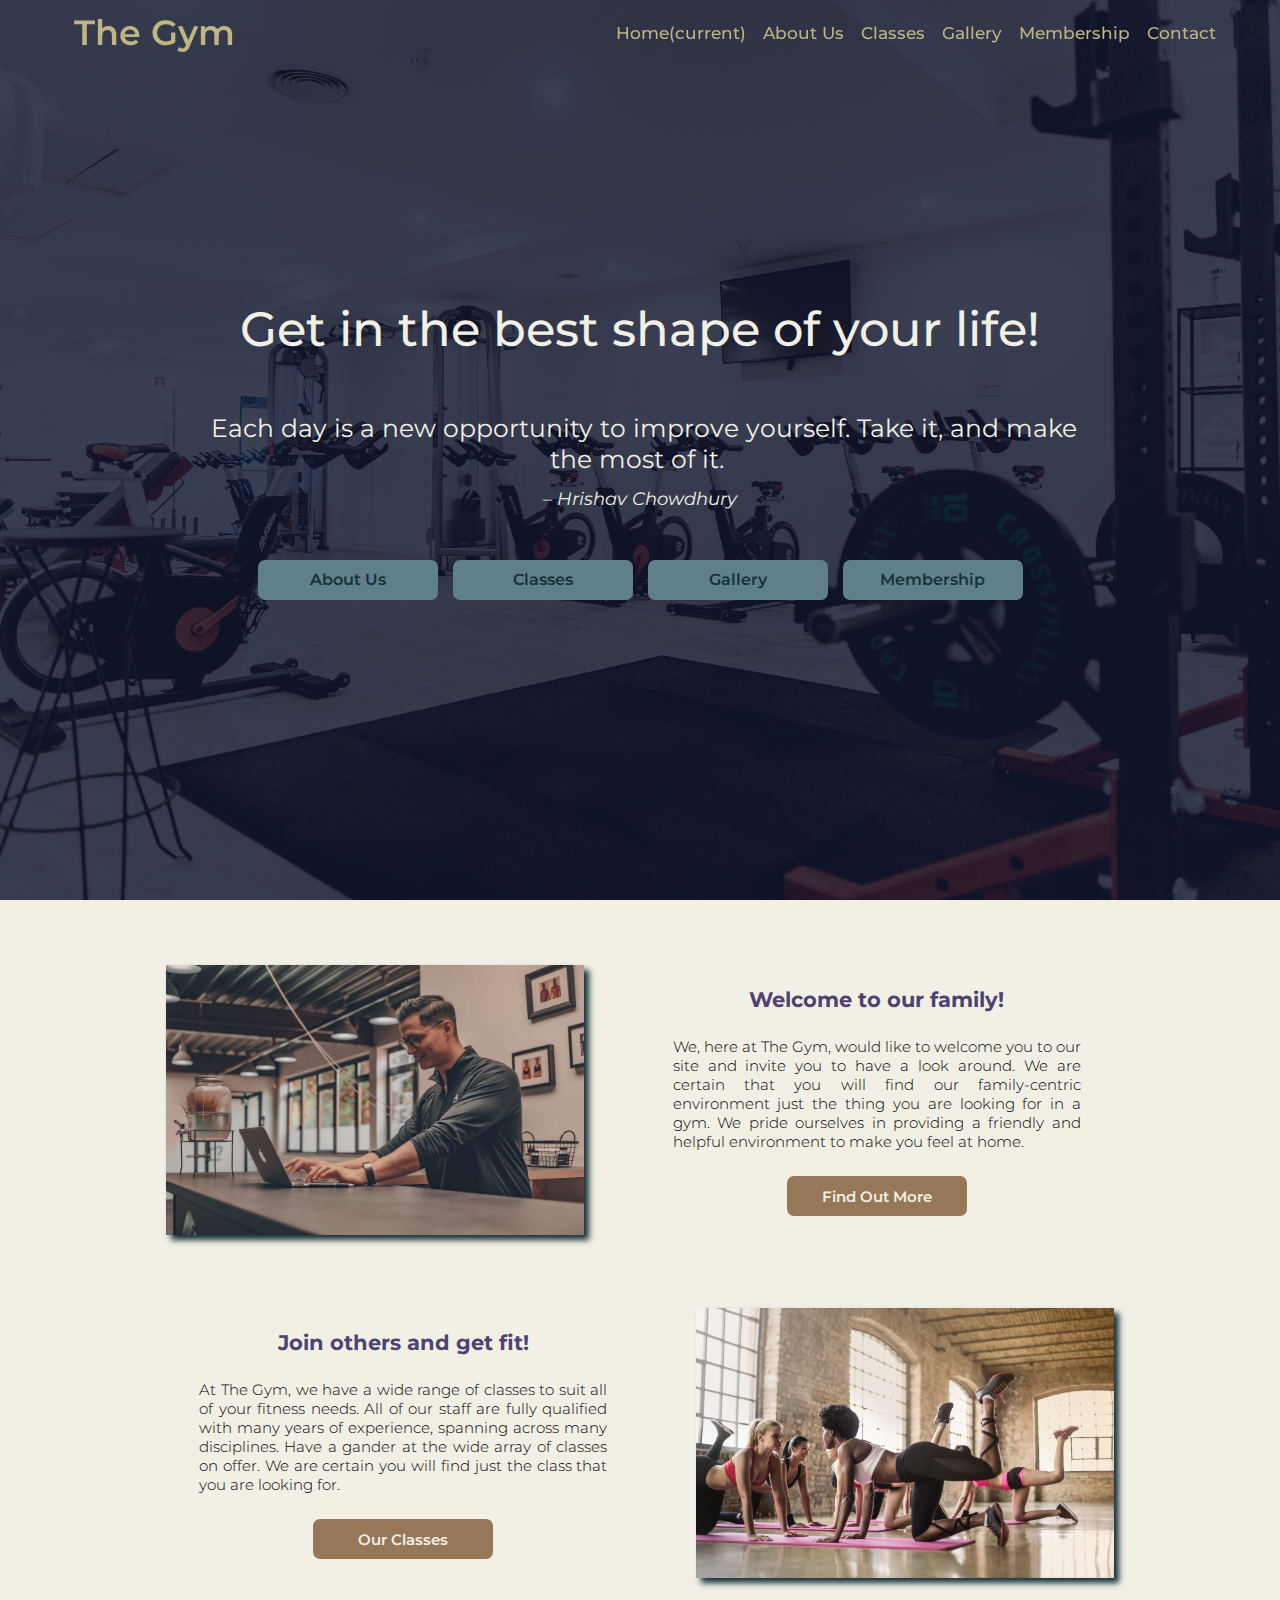
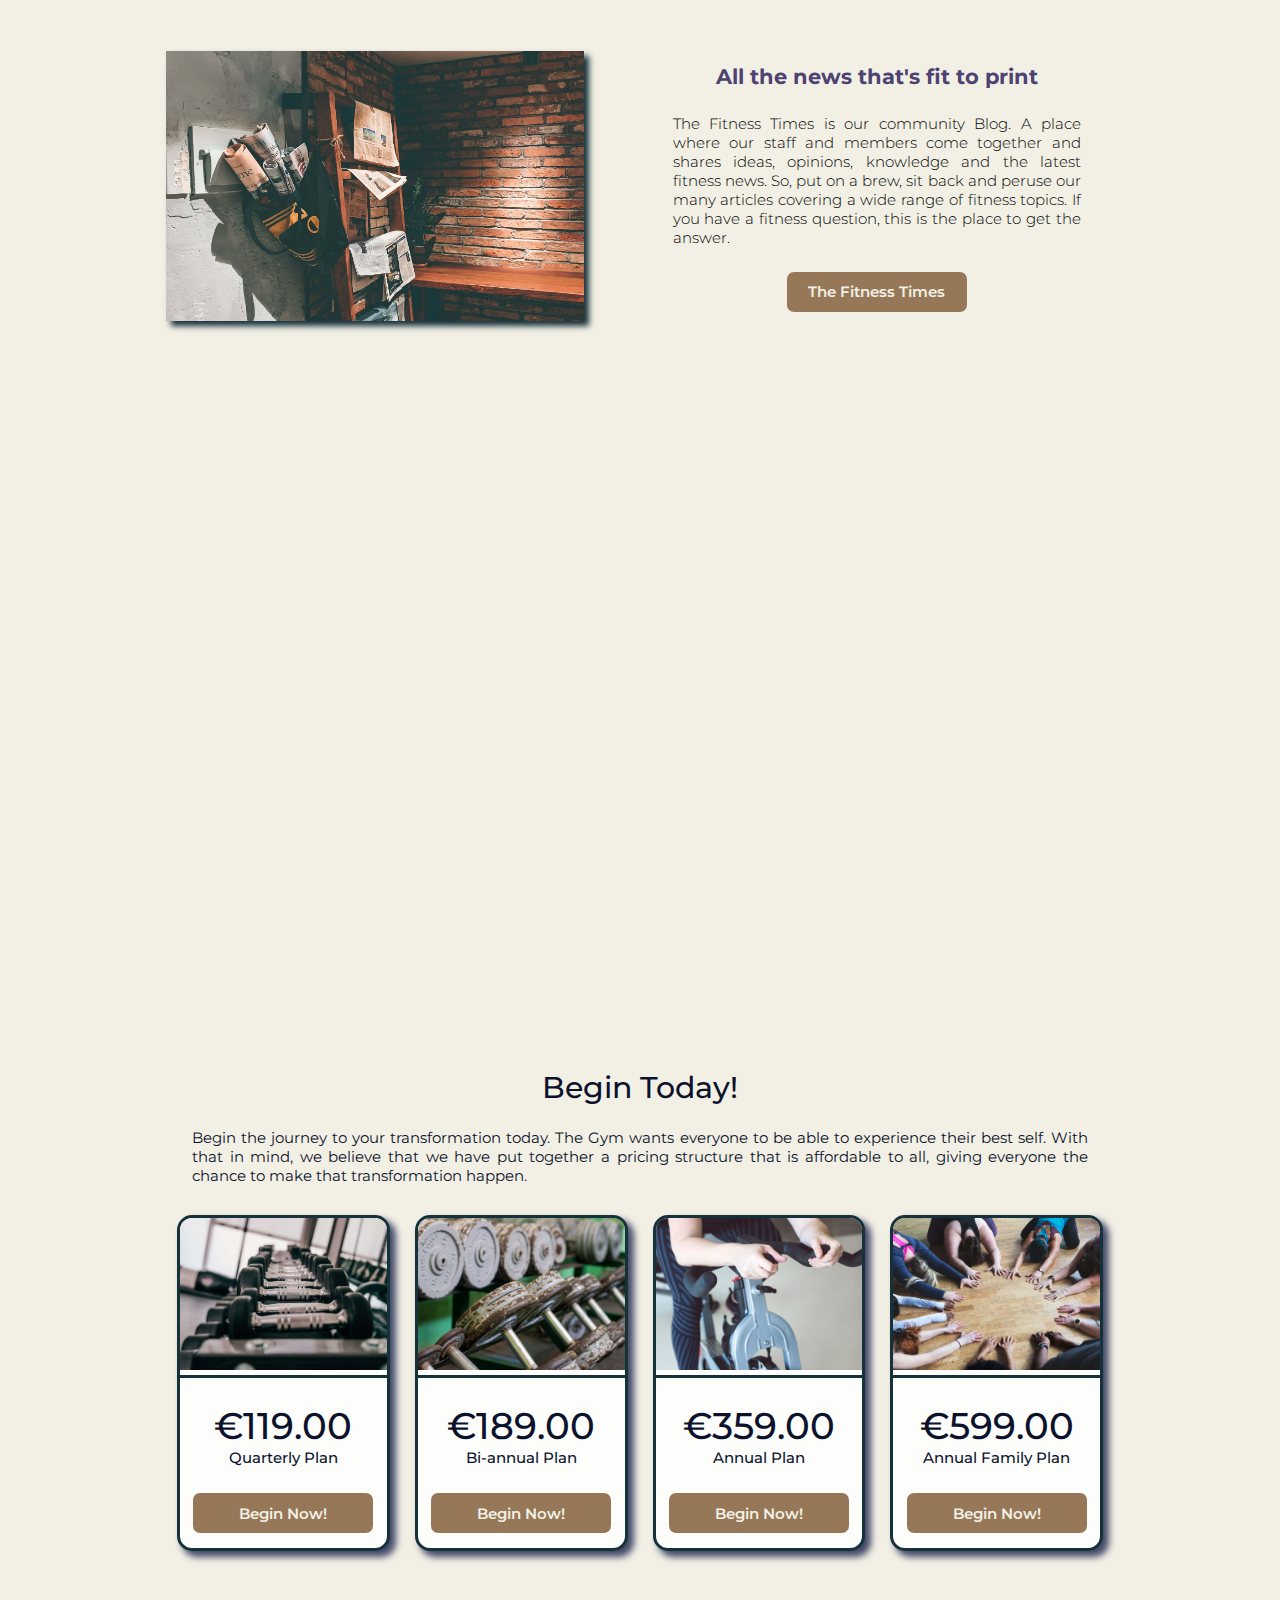
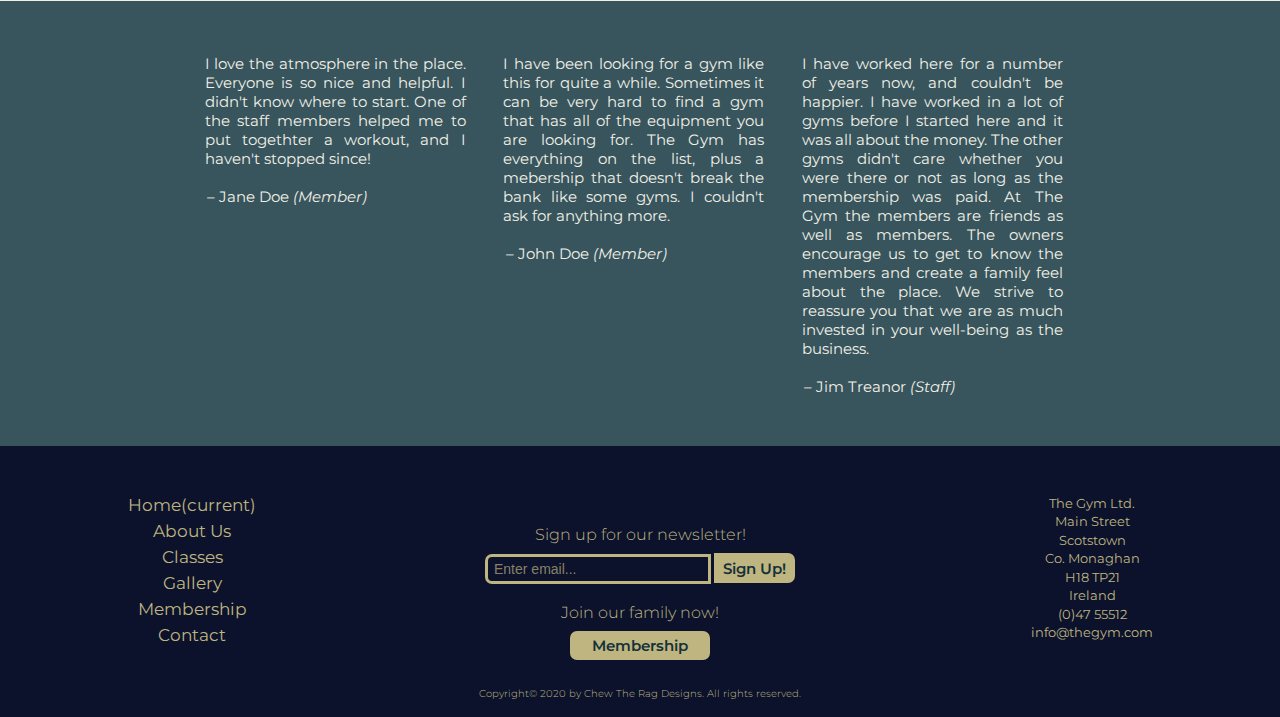
<file: index.html>
<!DOCTYPE html>

<html lang="en">
    <head>
        <meta charset="UTF-8">
        <meta name="viewport" content="width=device-width, initial-scale=1.0">
	    <link rel="icon" type="image/png" href="assets/img/favicon.png" sizes="512x512">
        <link rel="stylesheet" href="https://use.fontawesome.com/releases/v5.6.1/css/all.css" integrity="sha384-gfdkjb5BdAXd+lj+gudLWI+BXq4IuLW5IT+brZEZsLFm++aCMlF1V92rMkPaX4PP" crossorigin="anonymous">
        <link rel="stylesheet" href="assets/css/style.css" type="text/css">
        <title>The Gym</title>
    </head>

    <body>
        <!--  EMAIL MODAL  -->
        <div class="container-modal-email" id="modal-email-container">
            <div class="modal-email-box" id="modal-email-box">
                <div class="modal-email-img">
                    <img src="assets/img/newsprint.jpg" alt="Stack of newspapers on a table.">
                </div>
                <div class="modal-email-txt font-green">
                    <p>Thank you for signing up to our newsletter. We have packed it full of information about The Gym, fitness and other things. Make a brew, sit back and enjoy the read.</p>
                </div>
                <div class="modal-email-btn">

                    <!-- The following Javascript was originally written by W3Schools (https://www.w3schools.com/howto/howto_css_modals.asp)
                       and repurposed to aid in the function of the sticky menu */// When the user clicks on the button, open the modal -->
                    <button class="btn btn-flat-dark" id="modal-email-btn">OK</button>
                </div>
            </div>
        </div>
        <!--  /EMAIL MODAL  -->

        <!--  NAVBAR  -->
        <nav class="container-navbar" id="navbar">
            <div class="navbar-brand">
                <a class="navbar-brand-icon no-decoration font-dark" href="index.html"><i class="fas fa-dumbbell fa-4x"></i></a>
            </div>
            <div class="navbar-title">
                <span>&nbsp;The Gym</span>
            </div>
            <div class="navbar-menu">
                <ul class="navbar-menu-list">
                    <li class="hide-menu navbar-menu-item active">
                        <a class="navbar-menu-link no-decoration font-dark" href="javascript:void(0);">Home<span class="sr-only">(current)</span></a>
                    </li>
                    <li class="hide-menu navbar-menu-item">
                        <a class="navbar-menu-link no-decoration font-dark" href="about.html">About Us</a>
                    </li>
                    <li class="hide-menu navbar-menu-item">
                        <a class="navbar-menu-link no-decoration font-dark" href="classes.html">Classes</a>
                    </li>
                    <li class="hide-menu navbar-menu-item">
                        <a class="navbar-menu-link no-decoration font-dark" href="gallery.html">Gallery</a>
                    </li>
                    <!-- <li class="hide-menu navbar-menu-item">
                        <a class="navbar-menu-link no-decoration font-dark" href="javascript:void(0);">Blog</a>
                    </li> -->
                    <li class="hide-menu navbar-menu-item">
                        <a class="navbar-menu-link no-decoration font-dark" href="membership.html">Membership</a>
                    </li>
                    <li class="hide-menu navbar-menu-item">
                        <a class="navbar-menu-link no-decoration font-dark" href="contact.html">Contact</a>
                    </li>
                    <li class="hide-toggler navbar-menu-item">
                        <a class="navbar-toggler navbar-menu-link no-decoration font-dark" href="javascript:void(0);" onclick="mobileMenu()"><i class="fas fa-bars"></i></a>
                    </li>
                </ul>
            </div>
        </nav>
        <!--  /NAVBAR  -->

        <!--  MOBILE NAVBAR  -->
        <nav class="container-navbar-mobile font-dark" id="navbar-mobile">
            <div class="navbar-mobile">
                <ul class="navbar-mobile-list">
                    <li class="navbar-mobile-item active">
                        <a class="navbar-mobile-link no-decoration font-dark" href="javascript:void(0);">Home<span class="sr-only">(current)</span></a>
                    </li>
                    <li class="navbar-mobile-item">
                        <a class="navbar-mobile-link no-decoration font-dark" href="about.html">About Us</a>
                    </li>
                    <li class="navbar-mobile-item">
                        <a class="navbar-mobile-link no-decoration font-dark" href="classes.html">Classes</a>
                    </li>
                    <li class="navbar-mobile-item">
                        <a class="navbar-mobile-link no-decoration font-dark" href="gallery.html">Gallery</a>
                    </li>
                    <!-- <li class="navbar-mobile-item">
                        <a class="navbar-mobile-link no-decoration font-dark" href="javascript:void(0);">Blog</a>
                    </li> -->
                    <li class="navbar-mobile-item">
                        <a class="navbar-mobile-link no-decoration font-dark" href="membership.html">Membership</a>
                    </li>
                    <li class="navbar-mobile-item">
                        <a class="navbar-mobile-link no-decoration font-dark" href="contact.html">Contact</a>
                    </li>
                </ul>
            </div>
        </nav>
        <!--  /MOBILE NAVBAR  -->

        <!--  GRID CONTAINER  -->
        <div class="container-main">
            <!--  HEADER  -->
            <header class="container-header">
                <div class="header-hero">
                    <div class="header-hero-heading">
                        <h1>Get in the best shape of your life!</h1>
                    </div>
                    <div class="header-hero-inspiration">
                       <figure>
                            <blockquote>
                                <p><sup><i class="fas fa-quote-left"></i></sup>&nbsp;Each day is a new opportunity to improve yourself. Take it, and make the most of it.&nbsp;<sub><i class="fas fa-quote-right"></i></sub></p>
                            </blockquote>
                            <figcaption>&ndash;&nbsp;<cite>Hrishav Chowdhury</cite></figcaption>
                        </figure>
                    </div>

                    <!-- The HTML for the click function of the button was acquired from Grepper (https://www.codegrepper.com/code-examples/html/html+button+with+link),
                         html by PR.Gaultier (01/10/2020), and repurposed to aid in the click function of the button. -->
                    <div class="header-hero-buttons">
                        <button class="btn btn-flat-header btn-1 header-hero-btn" onclick="window.location.href='about.html'">About Us</button>
                        <button class="btn btn-flat-header btn-2 header-hero-btn" onclick="window.location.href='classes.html'">Classes</button>
                        <button class="btn btn-flat-header btn-3 header-hero-btn" onclick="window.location.href='gallery.html'">Gallery</button>
                        <button class="btn btn-flat-header btn-4 header-hero-btn" onclick="window.location.href='membership.html'">Membership</button>
                    </div>
                </div>
            </header>
            <!--  /HEADER  -->

            <!--  DETAILS  -->
            <section class="container-details">
                <div class="details-items">
                    <div class="details-welcome-image">
                        <img class="details-img" src="assets/img/welcome.jpg" alt="Staff member at the front counter.">
                    </div>
                    <div class="details-welcome-group">
                        <div class="details-welcome-heading">
                            <h2 class="details-heading">Welcome to our family!</h2>
                        </div>
                        <div class="details-welcome-text">
                            <p class="details-text">We, here at The Gym, would like to welcome you to our site and invite you to have a look around. We are certain that you will find our family-centric environment just the thing you are looking for in a gym. We pride ourselves in providing a friendly and helpful environment to make you feel at home.</p>
                        </div>
                        <div class="details-welcome-button">
                            <!-- The HTML for the click function of the button was acquired from Grepper (https://www.codegrepper.com/code-examples/html/html+button+with+link),
                                 html by PR.Gaultier (01/10/2020), and repurposed to aid in the click function of the button. -->
                            <button class="btn btn-flat-dark details-btn" onclick="window.location.href='about.html'">Find Out More</button>
                        </div>
                    </div>
                    <div class="details-classes-image">
                        <img class="details-img" src="assets/img/classes2.jpg" alt="Women exercising.">
                    </div>
                    <div class="details-classes-group">
                        <div class="details-classes-heading">
                            <h2 class="details-heading">Join others and get fit!</h2>
                        </div>
                        <div class="details-classes-text">
                            <p class="details-text">At The Gym, we have a wide range of classes to suit all of your fitness needs. All of our staff are fully qualified with many years of experience, spanning across many disciplines. Have a gander at the wide array of classes on offer. We are certain you will find just the class that you are looking for.</p>
                        </div>
                                <div class="details-classes-button">
                            <!-- The HTML for the click function of the button was acquired from Grepper (https://www.codegrepper.com/code-examples/html/html+button+with+link),
                                 html by PR.Gaultier (01/10/2020), and repurposed to aid in the click function of the button. -->
                            <button class="btn btn-flat-dark details-btn" onclick="window.location.href='classes.html'">Our Classes</button>
                        </div>
                    </div>
                    <div class="details-blog-image">
                        <img class="details-img" src="assets/img/news.jpg" alt="Newspapers hanging on a wooden rack and out of a bag hanging from the rack.">
                    </div>
                    <div class="details-blog-group">
                        <div class="details-blog-heading">
                            <h2 class="details-heading">All the news that's fit to print</h2>
                        </div>
                        <div class="details-blog-text">
                            <p class="details-text">The Fitness Times is our community Blog. A place where our staff and members come together and shares ideas, opinions, knowledge and the latest fitness news. So, put on a brew, sit back and peruse our many articles covering a wide range of fitness topics. If you have a fitness question, this is the place to get the answer.</p>
                        </div>
                                <div class="details-blog-button">
                            <!-- The HTML for the click function of the button was acquired from Grepper (https://www.codegrepper.com/code-examples/html/html+button+with+link),
                                 html by PR.Gaultier (01/10/2020), and repurposed to aid in the click function of the button. -->
                            <button class="btn btn-flat-dark details-btn" onclick="window.location.href='javascript:void(0);'">The Fitness Times</button>
                        </div>
                    </div>
                </div>
            </section>
            <!--  /DETAILS  -->

            <!--  INSPIRATIONAL QUOTE  -->
            <section class="container-inspiration">
                <div class="inspiration-hero">
                    <div class="inspiration-quote">
                       <figure>
                            <blockquote>
                                <p><sup><i class="fas fa-quote-left"></i></sup>&nbsp;It's not about perfect. It's about effort. And, when you bring that effort every single day, that's where transformation happens. That's how change occurs.&nbsp;<sub><i class="fas fa-quote-right"></i></sub></p>
                            </blockquote>
                            <figcaption>&ndash;&nbsp;<cite>Jillian Michaels</cite></figcaption>
                        </figure>
                    </div>
                </div>
            </section>
            <!--  /INSPIRATIONAL QUOTE  -->

            <!--  MEMBERSHIP  -->
            <section class="container-membership font-dark">
                <div class="membership-heading">
                    <h1>Begin Today!</h1>
                </div>
                <div class="membership-text">
                    <p>Begin the journey to your transformation today. The Gym wants everyone to be able to experience their best self. With that in mind, we believe that we have put together a pricing structure that is affordable to all, giving everyone the chance to make that transformation happen.</p>
                </div>
                <div class="membership-pricing">
                    <div class="membership-option-one">
                        <div class="membership-image-one">
                            <img class="membership-option-img" src="assets/img/dumbbells.jpg" alt="Dumbbells on a rack.">
                        </div>
                        <div class="membership-price-one">
                            <p class="membership-option-price">&euro;119.00</p>
                        </div>
                        <div class="membership-duration-one">
                            <p class="membership-option-duration">Quarterly Plan</p>
                        </div>
                        <div class="membership-button-one">

                            <!-- The HTML for the click function of the button was acquired from Grepper (https://www.codegrepper.com/code-examples/html/html+button+with+link),
                                 html by PR.Gaultier (01/10/2020), and repurposed to aid in the click function of the button. -->
                            <button class="btn btn-flat-dark membership-option-btn" onclick="window.location.href='membership.html'">Begin Now!</button>
                        </div>
                    </div>
                    <div class="membership-option-two">
                        <div class="membership-image-two">
                            <img class="membership-option-img" src="assets/img/old-dumbbells.jpg" alt="Old dumbbells on a rack.">
                        </div>
                        <div class="membership-price-two">
                            <p class="membership-option-price">&euro;189.00</p>
                        </div>
                        <div class="membership-duration-two">
                            <p class="membership-option-duration">Bi-annual Plan</p>
                        </div>
                        <div class="membership-button-two">

                            <!-- The HTML for the click function of the button was acquired from Grepper (https://www.codegrepper.com/code-examples/html/html+button+with+link),
                                 html by PR.Gaultier (01/10/2020), and repurposed to aid in the click function of the button. -->
                            <button class="btn btn-flat-dark membership-option-btn" onclick="window.location.href='membership.html'">Begin Now!</button>
                        </div>
                    </div>
                    <div class="membership-option-three">
                        <div class="membership-image-three">
                            <img class="membership-option-img" src="assets/img/spinning.jpg" alt="Women on a Spin Bike.">
                        </div>
                        <div class="membership-price-three">
                            <p class="membership-option-price">&euro;359.00</p>
                        </div>
                        <div class="membership-duration-three">
                            <p class="membership-option-duration">Annual Plan</p>
                        </div>
                        <div class="membership-button-three">

                            <!-- The HTML for the click function of the button was acquired from Grepper (https://www.codegrepper.com/code-examples/html/html+button+with+link),
                                 html by PR.Gaultier (01/10/2020), and repurposed to aid in the click function of the button. -->
                            <button class="btn btn-flat-dark membership-option-btn" onclick="window.location.href='membership.html'">Begin Now!</button>
                        </div>
                    </div>
                    <div class="membership-option-four">
                        <div class="membership-image-four">
                            <img class="membership-option-img" src="assets/img/ladies-stretch-circle.jpg" alt="Ladies stretching ib a circle.">
                        </div>
                        <div class="membership-price-four">
                            <p class="membership-option-price">&euro;599.00</p>
                        </div>
                        <div class="membership-duration-four">
                            <p class="membership-option-duration">Annual Family Plan</p>
                        </div>
                        <div class="membership-button-four">

                            <!-- The HTML for the click function of the button was acquired from Grepper (https://www.codegrepper.com/code-examples/html/html+button+with+link),
                                 html by PR.Gaultier (01/10/2020), and repurposed to aid in the click function of the button. -->
                            <button class="btn btn-flat-dark membership-option-btn" onclick="window.location.href='membership.html'">Begin Now!</button>
                        </div>
                    </div>
                </div>
            </section>
            <!--  /MEMBERSHIP  -->

            <!--  TESTIMONIAL  -->
            <section class="container-testimonial">
                <div class="testimonial-one font-light">
                   <figure>
                        <blockquote>
                            <p><sup><i class="fas fa-quote-left"></i></sup> I love the atmosphere in the place. Everyone is so nice and helpful. I didn't know where to start. One of the staff members helped me to put togethter a workout, and I haven't stopped since! <sub><i class="fas fa-quote-right"></i></sub></p>
                        </blockquote>
                        <figcaption>&ndash;&nbsp;Jane Doe<cite>&nbsp;(Member)</cite></figcaption>
                    </figure>
                </div>
                <div class="testimonial-two font-light">
                   <figure>
                        <blockquote>
                            <p><sup><i class="fas fa-quote-left"></i></sup> I have been looking for a gym like this for quite a while. Sometimes it can be very hard to find a gym that has all of the equipment you are looking for. The Gym has everything on the list, plus a mebership that doesn't break the bank like some gyms. I couldn't ask for anything more. <sub><i class="fas fa-quote-right"></i></sub></p>
                        </blockquote>
                        <figcaption>&ndash;&nbsp;John Doe<cite>&nbsp;(Member)</cite></figcaption>
                    </figure>
                </div>
                <div class="testimonial-three font-light">
                   <figure>
                        <blockquote>
                            <p><sup><i class="fas fa-quote-left"></i></sup> I have worked here for a number of years now, and couldn't be happier. I have worked in a lot of gyms before I started here and it was all about the money. The other gyms didn't care whether you were there or not as long as the membership was paid. At The Gym the members are friends as well as members. The owners encourage us to get to know the members and create a family feel about the place. We strive to reassure you that we are as much invested in your well-being as the business.  <sub><i class="fas fa-quote-right"></i></sub></p>
                        </blockquote>
                        <figcaption>&ndash;&nbsp;Jim Treanor<cite>&nbsp;(Staff)</cite></figcaption>
                    </figure>
                </div>
            </section>
            <!-- /TESTIMONIALS  -->

            <!--  FOOTER  -->
            <footer class="container-footer">
                <div class="footer-start">
                    <ul class="footer-menu">
                        <li class="footer-menu-item">
                            <a class="footer-menu-link no-decoration font-yellow" href="javascript:void(0);">Home<span class="sr-only">(current)</span></a>
                        </li>
                        <li class="footer-menu-item">
                            <a class="footer-menu-link no-decoration font-yellow" href="about.html">About Us</a>
                        </li>
                        <li class="footer-menu-item">
                            <a class="footer-menu-link no-decoration font-yellow" href="classes.html">Classes</a>
                        </li>
                        <li class="footer-menu-item">
                            <a class="footer-menu-link no-decoration font-yellow" href="gallery.html">Gallery</a>
                        </li>
                        <!-- <li class="footer-menu-item">
                            <a class="footer-menu-link no-decoration font-yellow" href="javascript:void(0);">Blog</a>
                        </li> -->
                        <li class="footer-menu-item">
                            <a class="footer-menu-link no-decoration font-yellow" href="membership.html">Membership</a>
                        </li>
                        <li class="footer-menu-item">
                            <a class="footer-menu-link no-decoration font-yellow" href="contact.html">Contact</a>
                        </li>
                    </ul>
                </div>
                <div class="footer-middle">
                    <div class="footer-social">
                        <ul class="footer-social-list">
                            <li class="footer-social-items">
                                <a href="https://www.facebook.com" class="footer-social-icon no-decoration font-yellow"><i class="fab fa-facebook-square"></i></a>
                            </li>
                            <li class="footer-social-items">
                                <a href="https://www.twitter.com" class="footer-social-icon no-decoration font-yellow"><i class="fab fa-twitter-square"></i></a>
                            </li>
                            <li class="footer-social-items">
                                <a href="https://www.instagram.com" class="footer-social-icon no-decoration font-yellow"><i class="fab fa-instagram"></i></a>
                            </li>
                            <li class="footer-social-items">
                                <a href="https://www.youtube.com" class="footer-social-icon no-decoration font-yellow"><i class="fab fa-youtube-square"></i></a>
                            </li>
                        </ul>
                    </div>
                    <div class="footer-newsletter">
                        <p class="footer-newsletter-label font-yellow">Sign up for our newsletter!</p>
                    </div>
                    <div class="footer-input">
                        <form class="footer-input-form" method="get">
                            <input class="footer-input-email font-light" id="footer-email" type="email" placeholder="Enter email...">
                            <input class="btn btn-flat-light footer-input-btn" id="modal-email-submit" type="Button" value="Sign Up!">
                        </form>
                    </div>
                    <div class="footer-membership">
                        <p class="footer-membership-header font-yellow">Join our family now!</p>
                    </div>

                    <!-- The HTML for the click function of the button was acquired from Grepper (https://www.codegrepper.com/code-examples/html/html+button+with+link),
                         html by PR.Gaultier (01/10/2020), and and repurposed to aid in the click function of the button. -->
                    <div class="footer-button">
                        <button class="btn btn-flat-light footer-button-btn" onclick="window.location.href='membership.html'">Membership</button>
                    </div>
                </div>
                <div class="footer-end">
                    <ul class="footer-end-list">
                        <li class="footer-end-items font-yellow">The Gym Ltd.</li>
                        <li class="footer-end-items font-yellow">Main Street</li>
                        <li class="footer-end-items font-yellow">Scotstown</li>
                        <li class="footer-end-items font-yellow">Co. Monaghan</li>
                        <li class="footer-end-items font-yellow">H18 TP21</li>
                        <li class="footer-end-items font-yellow">Ireland</li>
                        <li class="footer-end-items footer-contact-phone font-yellow">(0)47 55512</li>
                        <li class="footer-end-items footer-contact-email font-yellow">info@thegym.com</li>
                    </ul>
                </div>
                <div class="footer-copyright">
                    <p class="footer-copyright-text font-yellow">Copyright&copy; 2020 by Chew The Rag Designs. All rights reserved.</p>
                </div>
            </footer>
            <!-- /FOOTER  -->

        </div>
        <!--  /GRID CONTAINER  -->

        <!--  JSCRIPT & JQUERY  -->
        <script>
            window.onscroll = function() {stickyNavbar()};

            let navbar = document.getElementById("navbar");
            let navbarMobile = document.getElementById("navbar-mobile");
            let sticky = navbar.offsetHeight;

            let modalEmailSubmit = document.getElementById("modal-email-submit");
            let modalEmailContainer = document.getElementById("modal-email-container");
            let modalEmailBox = document.getElementById("modal-email-box");
            let modalEmailBtn = document.getElementById("modal-email-btn");

            /* The following Javascript was originally written by W3Schools (https://www.w3schools.com/howto/howto_js_navbar_sticky.asp)
               and repurposed to aid in the function of the sticky menu */
            function stickyNavbar() {
                if (window.pageYOffset >= sticky) {
                    navbar.classList.add("sticky-navbar");
                    navbarMobile.classList.add("sticky-navbar-mobile");
                } else {
                    navbar.classList.remove("sticky-navbar");
                    navbarMobile.classList.remove("sticky-navbar-mobile");
                }
            }

            /* This function was originally written by W3Schools (https://www.w3schools.com/howto/howto_js_mobile_navbar.asp) and
               repurposed to aid in the function of the mobile menu */
            function mobileMenu() {
                if (navbarMobile.style.display === "none") {
                    navbarMobile.style.display = "grid";
                } else {
                    navbarMobile.style.display = "none";
                }
            }

            /* The following Javascript was originally written by W3Schools (https://www.w3schools.com/howto/howto_css_modals.asp)
               and repurposed to aid in the function of the sticky menu */// When the user clicks on the button, open the modal */
            modalEmailSubmit.onclick = function() {
                modalEmailContainer.style.display = "grid";
                modalEmailBox.style.display = "grid";
            }

            /* When the user clicks on 'Close' in the modal */
            modalEmailBtn.onclick = function() {
                modalEmailContainer.style.display = "none";
                modalEmailBox.style.display = "none";
            }
        </script>
        <!--  /JSCRIPT & JQUERY  -->

    </body>
</html>
</file>
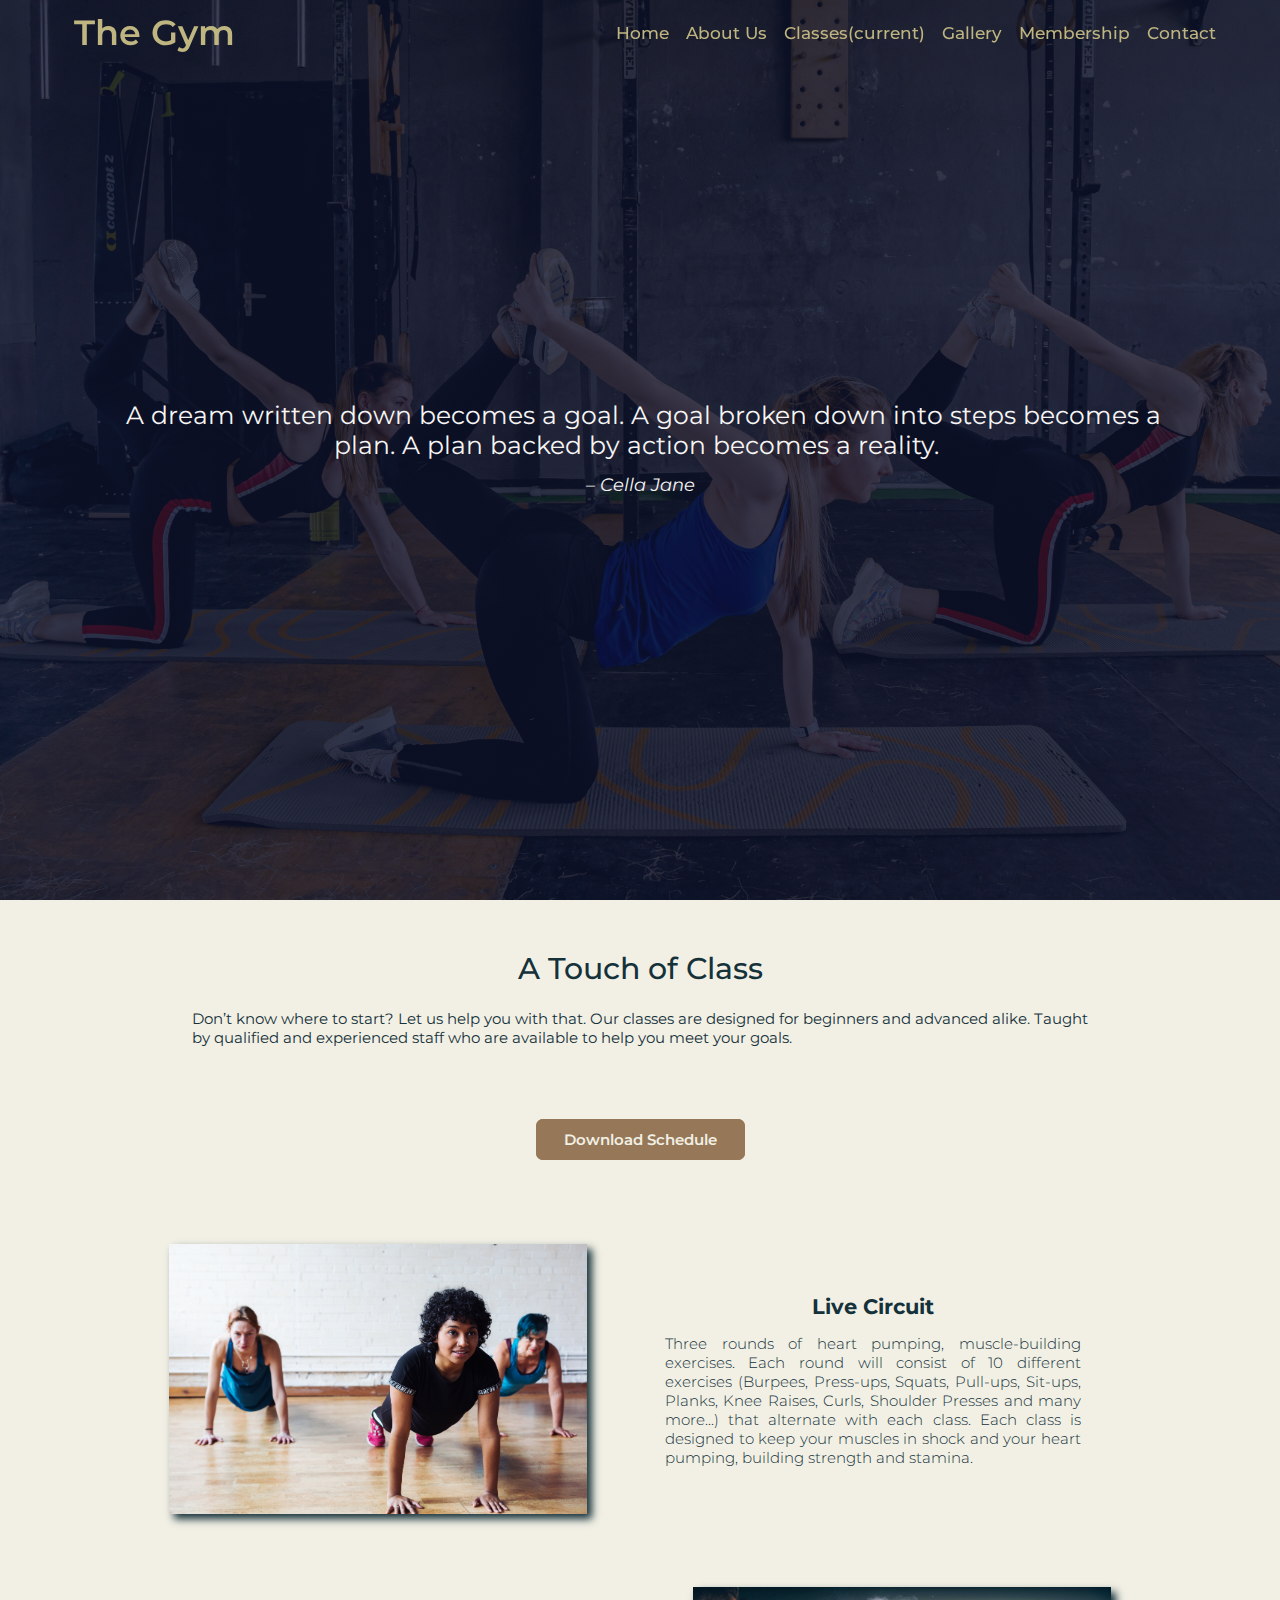
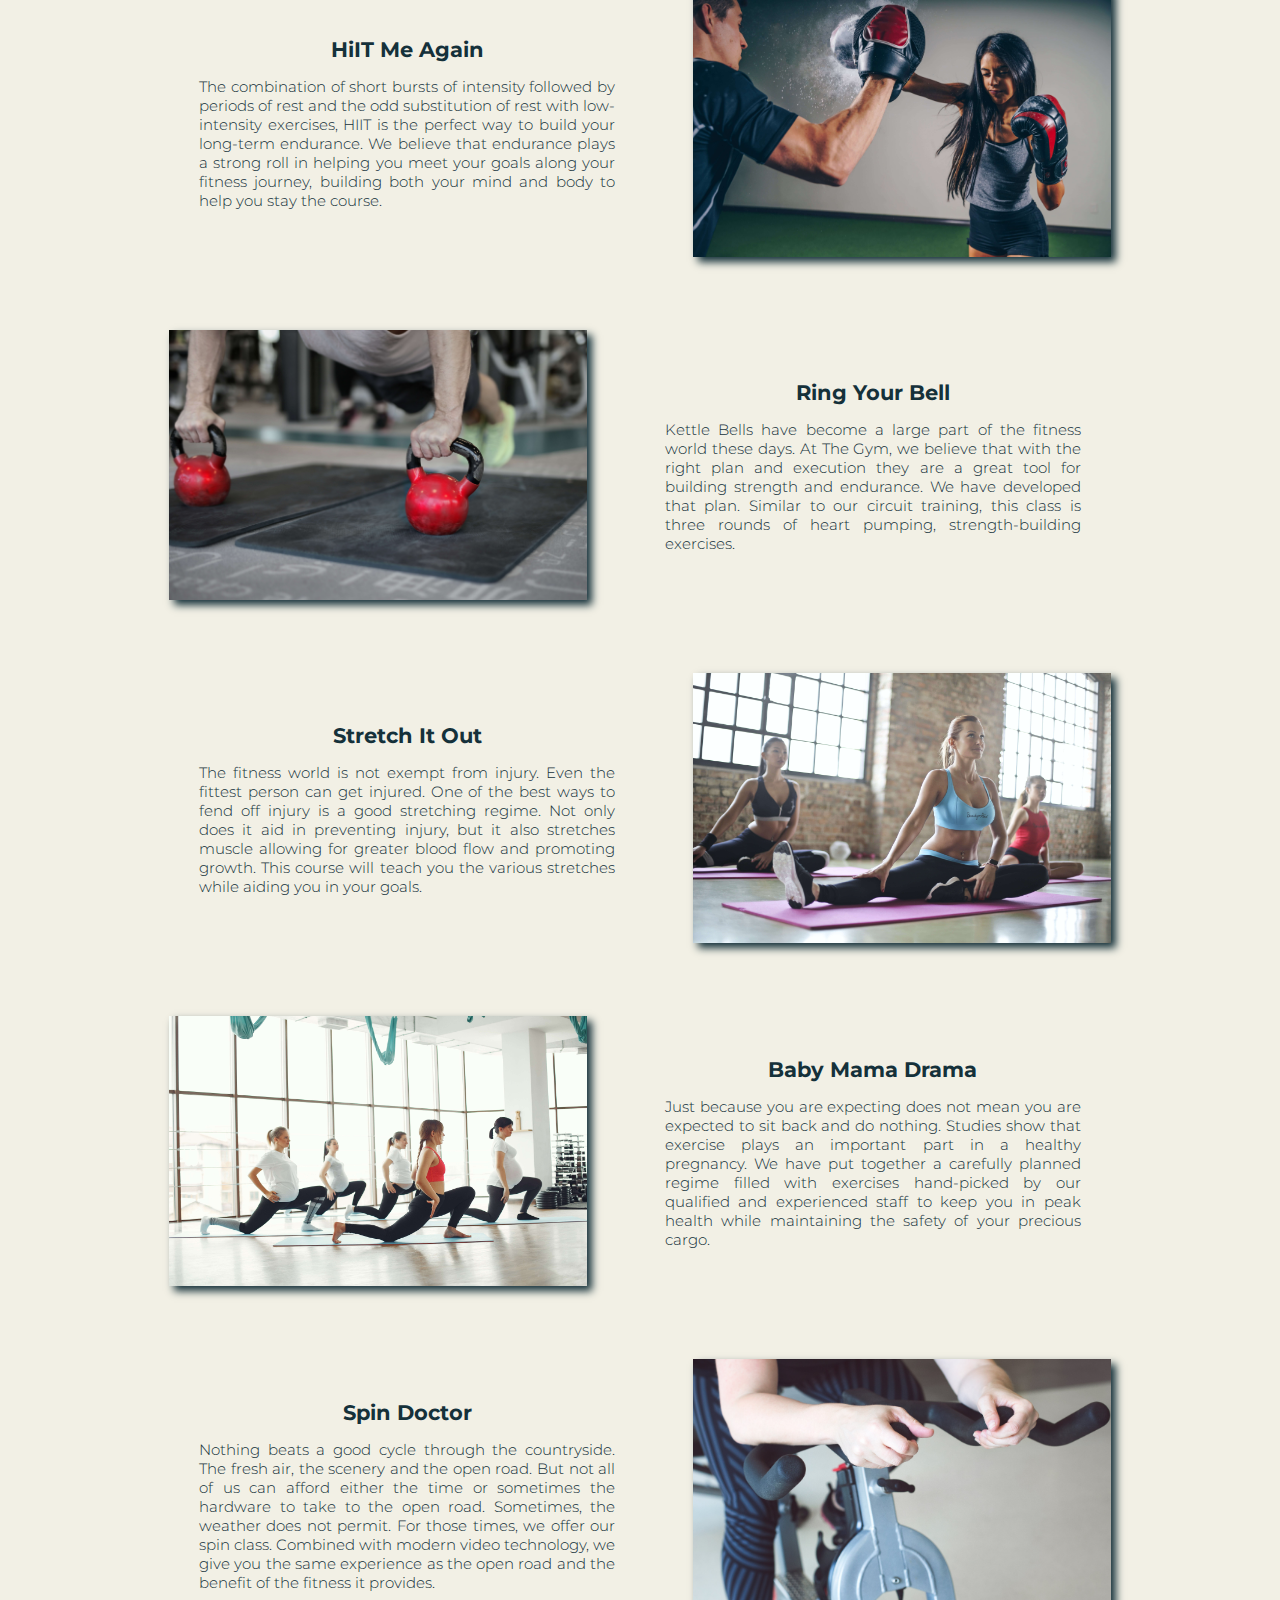
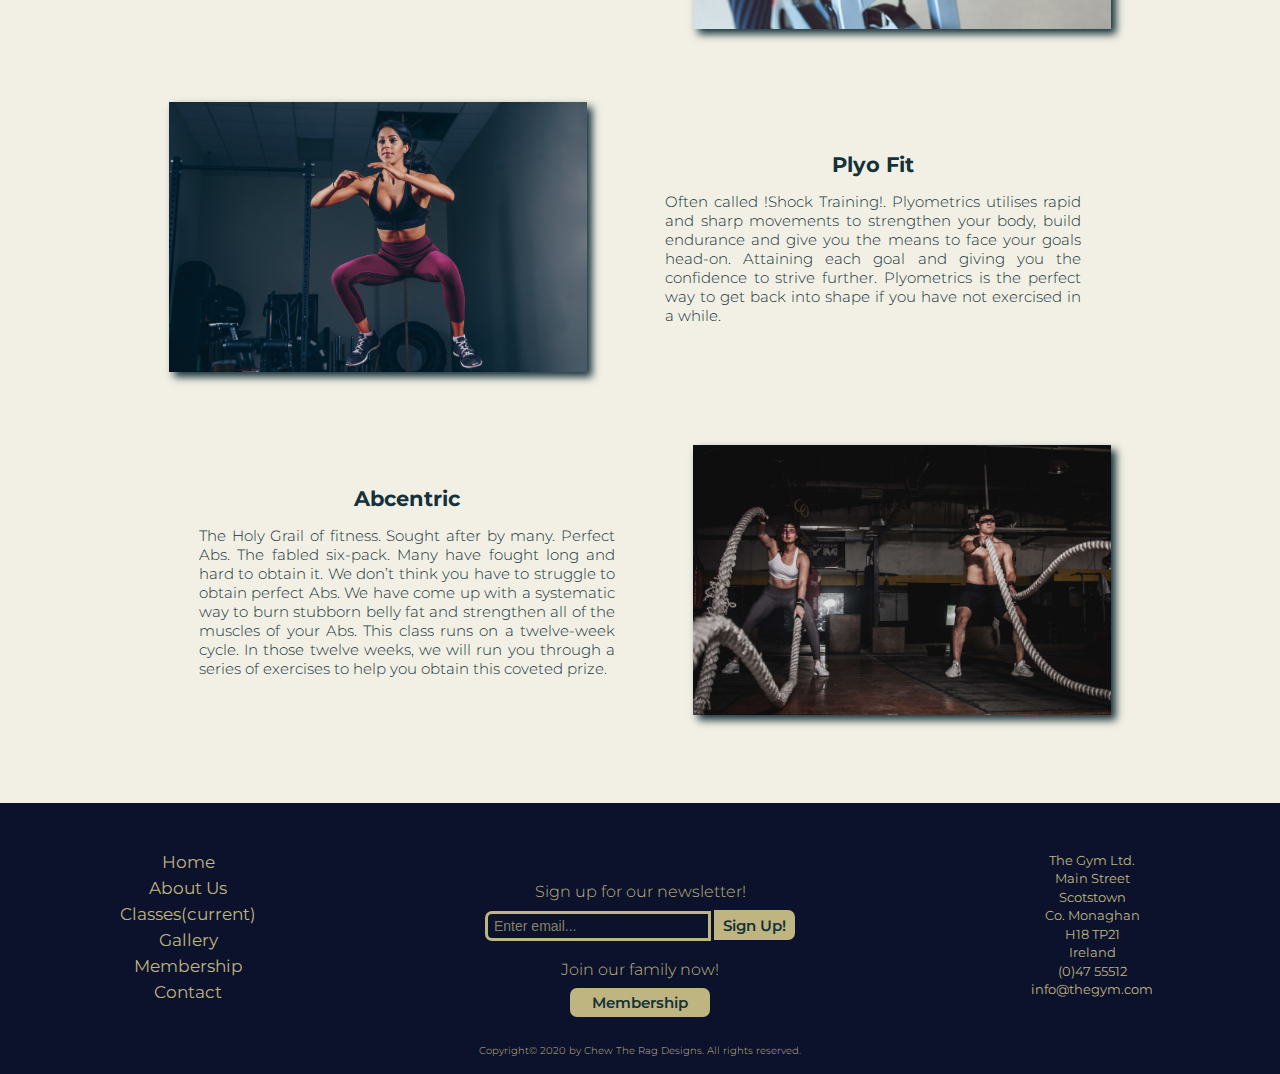
<file: classes.html>
<!DOCTYPE html>

<html lang="en">
    <head>
        <meta charset="UTF-8">
        <meta name="viewport" content="width=device-width, initial-scale=1.0">
	    <link rel="icon" type="image/png" href="assets/img/favicon.png" sizes="512x512">
        <link rel="stylesheet" href="https://use.fontawesome.com/releases/v5.6.1/css/all.css" integrity="sha384-gfdkjb5BdAXd+lj+gudLWI+BXq4IuLW5IT+brZEZsLFm++aCMlF1V92rMkPaX4PP" crossorigin="anonymous">
        <link rel="stylesheet" href="assets/css/style.css" type="text/css">
        <link rel="stylesheet" href="assets/css/style-classes.css" type="text/css">
        <title>The Gym</title>
    </head>

    <body>
        <!--  EMAIL MODAL  -->
        <div class="container-modal-email" id="modal-email-container">
            <div class="modal-email-box" id="modal-email-box">
                <div class="modal-email-img">
                    <img src="assets/img/newsprint.jpg" alt="Stack of newspapers on a table.">
                </div>
                <div class="modal-email-txt font-green">
                    <p>Thank you for signing up to our newsletter. We have packed it full of information about The Gym, fitness and other things. Make a brew, sit back and enjoy the read.</p>
                </div>
                <div class="modal-email-btn">

                    <!-- The following Javascript was originally written by W3Schools (https://www.w3schools.com/howto/howto_css_modals.asp)
                       and repurposed to aid in the function of the modal -->
                    <button class="btn btn-flat-dark" id="modal-email-btn">OK</button>
                </div>
            </div>
        </div>
        <!--  /EMAIL MODAL  -->

        <!--  NAVBAR  -->
        <nav class="container-navbar" id="navbar">
            <div class="navbar-brand">
                <a class="navbar-brand-icon no-decoration font-dark" href="index.html"><i class="fas fa-dumbbell fa-4x"></i></a>
            </div>
            <div class="navbar-title">
                <span>&nbsp;The Gym</span>
            </div>
            <div class="navbar-menu">
                <ul class="navbar-menu-list">
                    <li class="hide-menu navbar-menu-item active">
                        <a class="navbar-menu-link no-decoration font-dark" href="index.html">Home</a>
                    </li>
                    <li class="hide-menu navbar-menu-item">
                        <a class="navbar-menu-link no-decoration font-dark" href="about.html">About Us</a>
                    </li>
                    <li class="hide-menu navbar-menu-item">
                        <a class="navbar-menu-link no-decoration font-dark" href="javascript:void(0);">Classes<span class="sr-only">(current)</span></a>
                    </li>
                    <li class="hide-menu navbar-menu-item">
                        <a class="navbar-menu-link no-decoration font-dark" href="gallery.html">Gallery</a>
                    </li>
                    <li class="hide-menu navbar-menu-item">
                        <a class="navbar-menu-link no-decoration font-dark" href="membership.html">Membership</a>
                    </li>
                    <li class="hide-menu navbar-menu-item">
                        <a class="navbar-menu-link no-decoration font-dark" href="contact.html">Contact</a>
                    </li>
                    <li class="hide-toggler navbar-menu-item">
                        <a class="navbar-toggler navbar-menu-link no-decoration font-dark" href="javascript:void(0);" onclick="mobileMenu()"><i class="fas fa-bars"></i></a>
                    </li>
                </ul>
            </div>
        </nav>
        <!--  /NAVBAR  -->

        <!--  MOBILE NAVBAR  -->
        <nav class="container-navbar-mobile font-dark" id="navbar-mobile">
            <div class="navbar-mobile">
                <ul class="navbar-mobile-list">
                    <li class="navbar-mobile-item active">
                        <a class="navbar-mobile-link no-decoration font-dark" href="index.html">Home</a>
                    </li>
                    <li class="navbar-mobile-item">
                        <a class="navbar-mobile-link no-decoration font-dark" href="about.html">About Us</a>
                    </li>
                    <li class="navbar-mobile-item">
                        <a class="navbar-mobile-link no-decoration font-dark" href="javascript:void(0);">Classes<span class="sr-only">(current)</span></a>
                    </li>
                    <li class="navbar-mobile-item">
                        <a class="navbar-mobile-link no-decoration font-dark" href="gallery.html">Gallery</a>
                    </li>
                    <li class="navbar-mobile-item">
                        <a class="navbar-mobile-link no-decoration font-dark" href="membership.html">Membership</a>
                    </li>
                    <li class="navbar-mobile-item">
                        <a class="navbar-mobile-link no-decoration font-dark" href="contact.html">Contact</a>
                    </li>
                </ul>
            </div>
        </nav>
        <!--  /MOBILE NAVBAR  -->

        <!--  GRID CONTAINER  -->
        <div class="container-classes">
            <!--  HEADER  -->
            <header class="container-header-classes">
                <div class="header-hero-classes">
                    <div class="header-classes-inspiration">
                       <figure>
                            <blockquote>
                                <p><sup><i class="fas fa-quote-left"></i></sup>&nbsp;A dream written down becomes a goal. A goal broken down into steps becomes a plan. A plan backed by action becomes a reality.&nbsp;<sub><i class="fas fa-quote-right"></i></sub></p>
                            </blockquote>
                            <figcaption>&ndash;&nbsp;<cite>Cella Jane</cite></figcaption>
                        </figure>
                    </div>
                </div>
            </header>
            <!--  /HEADER  -->

            <!--  CLASSES  -->
            <section class="container-classes-list">
                <div class="classes-list-header font-green">
                    <h1>A Touch of Class</h1>
                </div>
                <div class="classes-list-summary font-green">
                    <p>Don’t know where to start? Let us help you with that. Our classes are designed for beginners and advanced alike. Taught by qualified and experienced staff who are available to help you meet your goals.</p>
                </div>
                <div class="classes-list-schedule">
                    <div class="classes-list-button">
                        <!-- The HTML for the click function of the button was acquired from Grepper (https://www.codegrepper.com/code-examples/html/html+button+with+link),
                             html by PR.Gaultier (01/10/2020), and repurposed to aid in the click function of the button. -->
                        <!-- <button class="btn btn-flat-dark classes-list-btn" onclick="window.location.href='assets/docs/January Class Schedule.pdf'">Download Schedule</button> -->
                        <a class="btn btn-flat-dark classes-list-btn" target="_blank" href="assets/docs/January Class Schedule.pdf">Download Schedule</a>
                    </div>
                </div>
                <div class="classes-list-items">
                    <div class="classes-item-one">
                        <div class="classes-item-group group-type-1">
                            <div class="classes-item-image">
                                <img src="assets/img/strong-women-planking.jpg" alt="Women plamking.">
                            </div>
                            <div class="classes-item-heading">
                                <h2>Live Circuit</h2>
                            </div>
                            <div class="classes-item-text font-green">
                                <p>Three rounds of heart pumping, muscle-building exercises. Each round will consist of 10 different exercises (Burpees, Press-ups, Squats, Pull-ups, Sit-ups, Planks, Knee Raises, Curls, Shoulder Presses and many more...) that alternate with each class. Each class is designed to keep your muscles in shock and your heart pumping, building strength and stamina.</p>
                            </div>
                        </div>
                    </div>
                    <div class="classes-item-two">
                        <div class="classes-item-group group-type-2">
                            <div class="classes-item-image">
                                <img src="assets/img/woman-boxing.jpg" alt="Woman boxing.">
                            </div>
                            <div class="classes-item-heading font-green">
                                <h2>HiIT Me Again</h2>
                            </div>
                            <div class="classes-item-text font-green">
                                <p>The combination of short bursts of intensity followed by periods of rest and the odd substitution of rest with low-intensity exercises, HIIT is the perfect way to build your long-term endurance. We believe that endurance plays a strong roll in helping you meet your goals along your fitness journey, building both your mind and body to help you stay the course.</p>
                            </div>
                        </div>
                    </div>
                    <div class="classes-item-three">
                        <div class="classes-item-group group-type-1">
                            <div class="classes-item-image">
                                <img src="assets/img/man-using-kettlebells.jpg" alt="Man doing pushups with Kettlebells.">
                            </div>
                            <div class="classes-item-heading font-green">
                                <h2>Ring Your Bell</h2>
                            </div>
                            <div class="classes-item-text font-green">
                                <p>Kettle Bells have become a large part of the fitness world these days. At The Gym, we believe that with the right plan and execution they are a great tool for building strength and endurance. We have developed that plan. Similar to our circuit training, this class is three rounds of heart pumping, strength-building exercises.</p>
                            </div>
                        </div>
                    </div>
                    <div class="classes-item-four">
                        <div class="classes-item-group group-type-2">
                            <div class="classes-item-image">
                                <img src="assets/img/women-stretching.jpg" alt="Women stretching.">
                            </div>
                            <div class="classes-item-heading font-green">
                                <h2>Stretch It Out</h2>
                            </div>
                            <div class="classes-item-text font-green">
                                <p>The fitness world is not exempt from injury. Even the fittest person can get injured. One of the best ways to fend off injury is a good stretching regime. Not only does it aid in preventing injury, but it also stretches muscle allowing for greater blood flow and promoting growth. This course will teach you the various stretches while aiding you in your goals.</p>
                            </div>
                        </div>
                    </div>
                    <div class="classes-item-five">
                        <div class="classes-item-group group-type-1">
                            <div class="classes-item-image">
                                <img src="assets/img/pregnant-women-excercising.jpg" alt="Pregnant women stretching.">
                            </div>
                            <div class="classes-item-heading font-green">
                                <h2>Baby Mama Drama</h2>
                            </div>
                            <div class="classes-item-text font-green">
                                <p>Just because you are expecting does not mean you are expected to sit back and do nothing. Studies show that exercise plays an important part in a healthy pregnancy. We have put together a carefully planned regime filled with exercises hand-picked by our qualified and experienced staff to keep you in peak health while maintaining the safety of your precious cargo.</p>
                            </div>
                        </div>
                    </div>
                    <div class="classes-item-six">
                        <div class="classes-item-group group-type-2">
                            <div class="classes-item-image">
                                <img src="assets/img/spinning.jpg" alt="Woman on a stationary bike.">
                            </div>
                            <div class="classes-item-heading font-green">
                                <h2>Spin Doctor</h2>
                            </div>
                            <div class="classes-item-text font-green">
                                <p>Nothing beats a good cycle through the countryside. The fresh air, the scenery and the open road. But not all of us can afford either the time or sometimes the hardware to take to the open road. Sometimes, the weather does not permit. For those times, we offer our spin class. Combined with modern video technology, we give you the same experience as the open road and the benefit of the fitness it provides.</p>
                            </div>
                        </div>
                    </div>
                    <div class="classes-item-seven">
                        <div class="classes-item-group group-type-1">
                            <div class="classes-item-image">
                                <img src="assets/img/woman-jumping-workout.jpg" alt="Woman jumping.">
                            </div>
                            <div class="classes-item-heading font-green">
                                <h2>Plyo Fit</h2>
                            </div>
                            <div class="classes-item-text font-green">
                                <p>Often called &excl;Shock Training&excl;. Plyometrics utilises rapid and sharp movements to strengthen your body, build endurance and give you the means to face your goals head-on. Attaining each goal and giving you the confidence to strive further. Plyometrics is the perfect way to get back into shape if you have not exercised in a while.</p>
                            </div>
                        </div>
                    </div>
                    <div class="classes-item-eight">
                        <div class="classes-item-group group-type-2">
                            <div class="classes-item-image">
                                <img src="assets/img/battling-ropes.jpg" alt="Man and woman working the excercise ropes.">
                            </div>
                            <div class="classes-item-heading font-green">
                                <h2>Abcentric</h2>
                            </div>
                            <div class="classes-item-text font-green">
                                <p>The Holy Grail of fitness. Sought after by many. Perfect Abs. The fabled six-pack. Many have fought long and hard to obtain it. We don’t think you have to struggle to obtain perfect Abs. We have come up with a systematic way to burn stubborn belly fat and strengthen all of the muscles of your Abs. This class runs on a twelve-week cycle. In those twelve weeks, we will run you through a series of exercises to help you obtain this coveted prize.</p>
                            </div>
                        </div>
                    </div>
                </div>
            </section>
            <!--  /CLASSES  -->

            <!--  FOOTER  -->
            <footer class="container-footer">
                <div class="footer-start">
                    <ul class="footer-menu">
                        <li class="footer-menu-item">
                            <a class="footer-menu-link no-decoration font-yellow" href="index.html">Home</a>
                        </li>
                        <li class="footer-menu-item">
                            <a class="footer-menu-link no-decoration font-yellow" href="about.html">About Us</a>
                        </li>
                        <li class="footer-menu-item">
                            <a class="footer-menu-link no-decoration font-yellow" href="javascript:void(0);">Classes<span class="sr-only">(current)</span></a>
                        </li>
                        <li class="footer-menu-item">
                            <a class="footer-menu-link no-decoration font-yellow" href="gallery.html">Gallery</a>
                        </li>
                        <li class="footer-menu-item">
                            <a class="footer-menu-link no-decoration font-yellow" href="membership.html">Membership</a>
                        </li>
                        <li class="footer-menu-item">
                            <a class="footer-menu-link no-decoration font-yellow" href="contact.html">Contact</a>
                        </li>
                    </ul>
                </div>
                <div class="footer-middle">
                    <div class="footer-social">
                        <ul class="footer-social-list">
                            <li class="footer-social-items">
                                <a href="https://www.facebook.com" class="footer-social-icon no-decoration font-yellow"><i class="fab fa-facebook-square"></i></a>
                            </li>
                            <li class="footer-social-items">
                                <a href="https://www.twitter.com" class="footer-social-icon no-decoration font-yellow"><i class="fab fa-twitter-square"></i></a>
                            </li>
                            <li class="footer-social-items">
                                <a href="https://www.instagram.com" class="footer-social-icon no-decoration font-yellow"><i class="fab fa-instagram"></i></a>
                            </li>
                            <li class="footer-social-items">
                                <a href="https://www.youtube.com" class="footer-social-icon no-decoration font-yellow"><i class="fab fa-youtube-square"></i></a>
                            </li>
                        </ul>
                    </div>
                    <div class="footer-newsletter">
                        <p class="footer-newsletter-label font-yellow">Sign up for our newsletter!</p>
                    </div>
                    <div class="footer-input">
                        <form class="footer-input-form">
                            <input class="footer-input-email font-light" id="footer-email" type="email" placeholder="Enter email...">
                            <input class="btn btn-flat-light footer-input-btn" id="modal-email-submit" type="Button" value="Sign Up!">
                        </form>
                    </div>
                    <div class="footer-membership">
                        <p class="footer-membership-header font-yellow">Join our family now!</p>
                    </div>

                    <!-- The HTML for the click function of the button was acquired from Grepper (https://www.codegrepper.com/code-examples/html/html+button+with+link),
                         html by PR.Gaultier (01/10/2020), and and repurposed to aid in the click function of the button. -->
                    <div class="footer-button">
                        <button class="btn btn-flat-light footer-button-btn" onclick="window.location.href='membership.html'">Membership</button>
                    </div>
                </div>
                <div class="footer-end">
                    <ul class="footer-end-list">
                        <li class="footer-end-items font-yellow">The Gym Ltd.</li>
                        <li class="footer-end-items font-yellow">Main Street</li>
                        <li class="footer-end-items font-yellow">Scotstown</li>
                        <li class="footer-end-items font-yellow">Co. Monaghan</li>
                        <li class="footer-end-items font-yellow">H18 TP21</li>
                        <li class="footer-end-items font-yellow">Ireland</li>
                        <li class="footer-end-items footer-contact-phone font-yellow">(0)47 55512</li>
                        <li class="footer-end-items footer-contact-email font-yellow">info@thegym.com</li>
                    </ul>
                </div>
                <div class="footer-copyright">
                    <p class="footer-copyright-text font-yellow">Copyright&copy; 2020 by Chew The Rag Designs. All rights reserved.</p>
                </div>
            </footer>
            <!-- /FOOTER  -->

        </div>
        <!--  /GRID CONTAINER  -->

        <!--  JSCRIPT & JQUERY  -->
        <script>
            window.onscroll = function() {stickyNavbar()};

            let navbar = document.getElementById("navbar");
            let navbarMobile = document.getElementById("navbar-mobile");
            let sticky = navbar.offsetHeight;

            let modalEmailSubmit = document.getElementById("modal-email-submit");
            let modalEmailContainer = document.getElementById("modal-email-container");
            let modalEmailBox = document.getElementById("modal-email-box");
            let modalEmailBtn = document.getElementById("modal-email-btn");

            /* The following Javascript was originally written by W3Schools (https://www.w3schools.com/howto/howto_js_navbar_sticky.asp)
               and repurposed to aid in the function of the sticky menu */
            function stickyNavbar() {
                if (window.pageYOffset >= sticky) {
                    navbar.classList.add("sticky-navbar");
                    navbarMobile.classList.add("sticky-navbar-mobile");
                } else {
                    navbar.classList.remove("sticky-navbar");
                    navbarMobile.classList.remove("sticky-navbar-mobile");
                }
            }

            /* This function was originally written by W3Schools (https://www.w3schools.com/howto/howto_js_mobile_navbar.asp) and
               repurposed to aid in the function of the mobile menu */
            function mobileMenu() {
                if (navbarMobile.style.display === "none") {
                    navbarMobile.style.display = "grid";
                } else {
                    navbarMobile.style.display = "none";
                }
            }

            /* The following Javascript was originally written by W3Schools (https://www.w3schools.com/howto/howto_css_modals.asp)
               and repurposed to aid in the function of the sticky menu */// When the user clicks on the button, open the modal */
            modalEmailSubmit.onclick = function() {
                modalEmailContainer.style.display = "grid";
                modalEmailBox.style.display = "grid";
            }

            /* When the user clicks on 'Close' in the modal */
            modalEmailBtn.onclick = function() {
                modalEmailContainer.style.display = "none";
                modalEmailBox.style.display = "none";
            }
        </script>
        <!--  /JSCRIPT & JQUERY  -->

    </body>
</html>
</file>
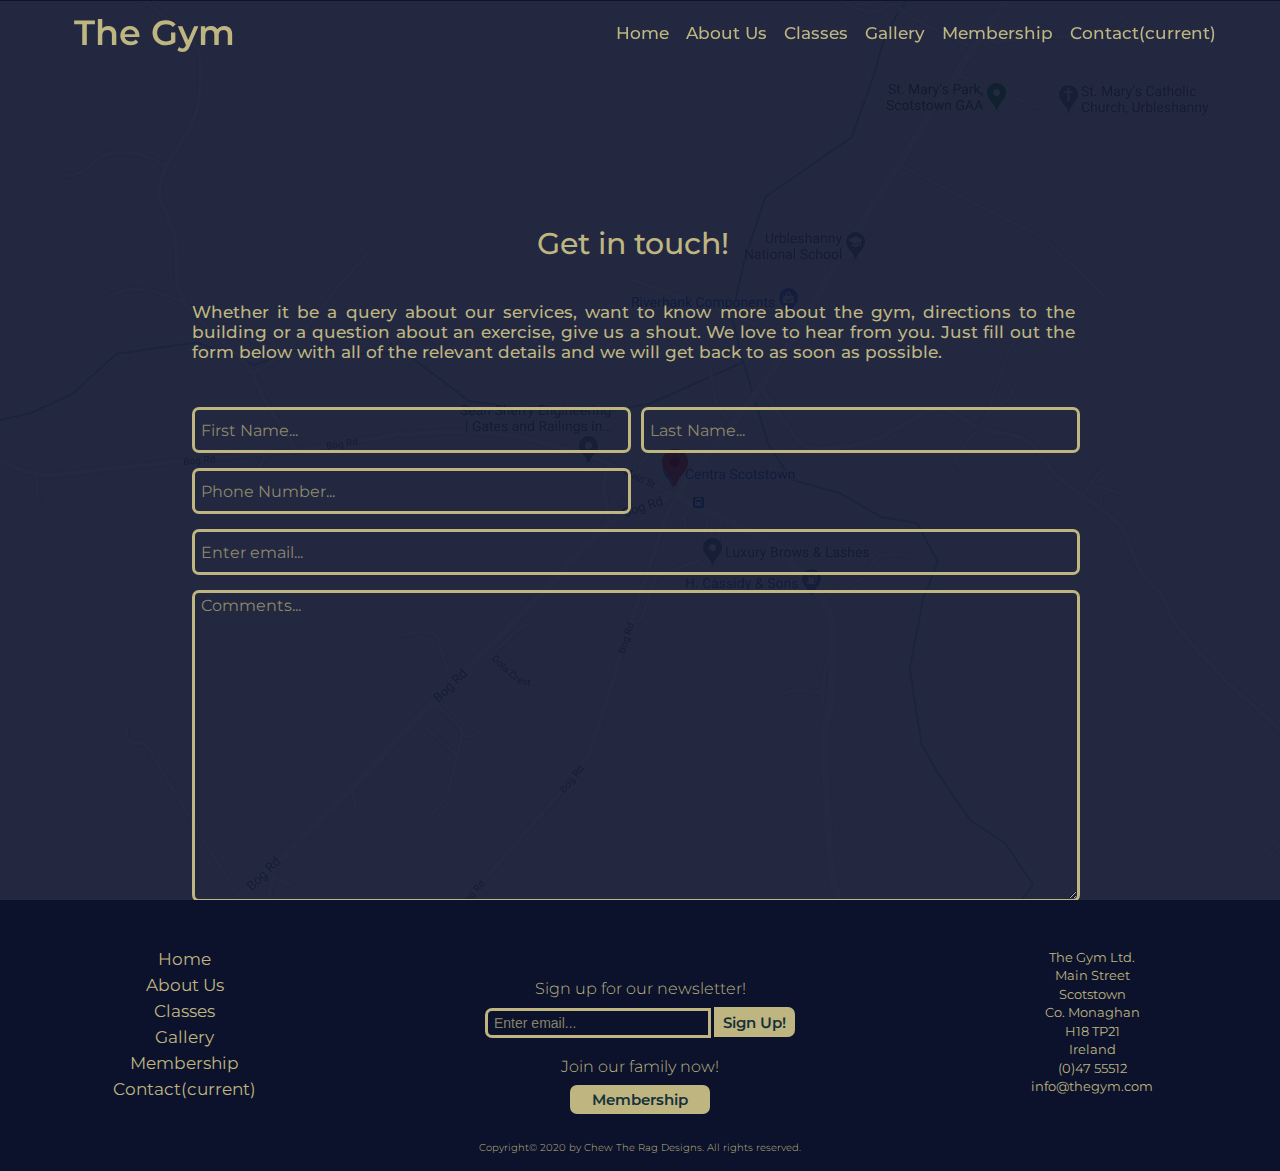
<file: contact.html>
<!DOCTYPE html>

<html lang="en">
    <head>
        <meta charset="UTF-8">
        <meta name="viewport" content="width=device-width, initial-scale=1.0">
	    <link rel="icon" type="image/png" href="assets/img/favicon.png" sizes="512x512">
        <link rel="stylesheet" href="https://use.fontawesome.com/releases/v5.6.1/css/all.css" integrity="sha384-gfdkjb5BdAXd+lj+gudLWI+BXq4IuLW5IT+brZEZsLFm++aCMlF1V92rMkPaX4PP" crossorigin="anonymous">
        <link rel="stylesheet" href="assets/css/style.css" type="text/css">
        <link rel="stylesheet" href="assets/css/style-contact.css" type="text/css">
        <title>The Gym</title>
    </head>

    <body>
        <!--  MODAL  -->
        <div class="container-modal-contact" id="modal-container">
            <div class="modal-box" id="modal-box">
                <div class="modal-img">
                    <img src="assets/img/phone-numbers.jpg" alt="Payphone buttons and numbers.">
                </div>
                <div class="modal-txt font-green">
                    <p>Thank you for contacting us. We love to hear from you. A member of our staff will get back to as soon as humanly possible.</p>
                </div>
                <div class="modal-btn">

                    <!-- The following Javascript was originally written by W3Schools (https://www.w3schools.com/howto/howto_css_modals.asp)
                       and repurposed to aid in the function of the sticky menu */// When the user clicks on the button, open the modal -->
                    <button class="btn btn-flat-dark" id="modal-btn">Close</button>
                </div>
            </div>
        </div>
        <!--  /MODAL  -->

        <!--  EMAIL MODAL  -->
        <div class="container-modal-email" id="modal-email-container">
            <div class="modal-email-box" id="modal-email-box">
                <div class="modal-email-img">
                    <img src="assets/img/newsprint.jpg" alt="Stack of newspapers on a table.">
                </div>
                <div class="modal-email-txt font-green">
                    <p>Thank you for signing up to our newsletter. We have packed it full of information about The Gym, fitness and other things. Make a brew, sit back and enjoy the read.</p>
                </div>
                <div class="modal-email-btn">

                    <!-- The following Javascript was originally written by W3Schools (https://www.w3schools.com/howto/howto_css_modals.asp)
                       and repurposed to aid in the function of the sticky menu */// When the user clicks on the button, open the modal -->
                    <button class="btn btn-flat-dark" id="modal-email-btn">OK</button>
                </div>
            </div>
        </div>
        <!--  /EMAIL MODAL  -->

        <!--  NAVBAR  -->
        <nav class="container-navbar" id="navbar">
            <div class="navbar-brand">
                <a class="navbar-brand-icon no-decoration font-dark" href="index.html"><i class="fas fa-dumbbell fa-4x"></i></a>
            </div>
            <div class="navbar-title">
                <span>&nbsp;The Gym</span>
            </div>
            <div class="navbar-menu">
                <ul class="navbar-menu-list">
                    <li class="hide-menu navbar-menu-item active">
                        <a class="navbar-menu-link no-decoration font-dark" href="index.html">Home</a>
                    </li>
                    <li class="hide-menu navbar-menu-item">
                        <a class="navbar-menu-link no-decoration font-dark" href="about.html">About Us</a>
                    </li>
                    <li class="hide-menu navbar-menu-item">
                        <a class="navbar-menu-link no-decoration font-dark" href="classes.html">Classes</a>
                    </li>
                    <li class="hide-menu navbar-menu-item">
                        <a class="navbar-menu-link no-decoration font-dark" href="gallery.html">Gallery</a>
                    </li>
                    <!-- <li class="hide-menu navbar-menu-item">
                        <a class="navbar-menu-link no-decoration font-dark" href="javascript:void(0);">Blog</a>
                    </li> -->
                    <li class="hide-menu navbar-menu-item">
                        <a class="navbar-menu-link no-decoration font-dark" href="membership.html">Membership</a>
                    </li>
                    <li class="hide-menu navbar-menu-item">
                        <a class="navbar-menu-link no-decoration font-dark" href="javascript:void(0);">Contact<span class="sr-only">(current)</span></a>
                    </li>
                    <li class="hide-toggler navbar-menu-item">
                        <a class="navbar-toggler navbar-menu-link no-decoration font-dark" href="javascript:void(0);" onclick="mobileMenu()"><i class="fas fa-bars"></i></a>
                    </li>
                </ul>
            </div>
        </nav>
        <!--  /NAVBAR  -->

        <!--  MOBILE NAVBAR  -->
        <nav class="container-navbar-mobile font-dark" id="navbar-mobile">
            <div class="navbar-mobile">
                <ul class="navbar-mobile-list">
                    <li class="navbar-mobile-item active">
                        <a class="navbar-mobile-link no-decoration font-dark" href="index.html">Home</a>
                    </li>
                    <li class="navbar-mobile-item">
                        <a class="navbar-mobile-link no-decoration font-dark" href="about.html">About Us</a>
                    </li>
                    <li class="navbar-mobile-item">
                        <a class="navbar-mobile-link no-decoration font-dark" href="classes.html">Classes</a>
                    </li>
                    <li class="navbar-mobile-item">
                        <a class="navbar-mobile-link no-decoration font-dark" href="gallery.html">Gallery</a>
                    </li>
                    <!-- <li class="navbar-mobile-item">
                        <a class="navbar-mobile-link no-decoration font-dark" href="javascript:void(0);">Blog</a>
                    </li> -->
                    <li class="navbar-mobile-item">
                        <a class="navbar-mobile-link no-decoration font-dark" href="membership.html">Membership</a>
                    </li>
                    <li class="navbar-mobile-item">
                        <a class="navbar-mobile-link no-decoration font-dark" href="javascript:void(0);">Contact<span class="sr-only">(current)</span></a>
                    </li>
                </ul>
            </div>
        </nav>
        <!--  /MOBILE NAVBAR  -->

        <!--  GRID CONTAINER  -->
        <div class="container-contact">
            <!--  HEADER  -->
            <header class="container-header-contact">
                <div class="header-contact-content">
                    <div class="contact-header">
                        <h1 class="contact-heading">Get in touch!</h1>
                        <p class="contact-summary">Whether it be a query about our services, want to know more about the gym, directions to the building or a question about an exercise, give us a shout. We love to hear from you. Just fill out the form below with all of the relevant details and we will get back to as soon as possible.</p>
                    </div>
                    <div class="contact-form">
                        <form class="contact-inputs" method="get">
                            <input class="contact-inputs-first input-defaults input-box" type="text" id="first-name" name="first-name" placeholder="First Name...">
                            <input class="contact-inputs-last input-defaults input-box" type="text" id="last-name" name="last-name" placeholder="Last Name...">
                            <input class="contact-inputs-phone input-defaults input-box" type="text" id="phone" name="phone" placeholder="Phone Number...">
                            <input class="contact-inputs-email input-defaults input-box" type="email"  id="newsletter-email"placeholder="Enter email...">
                            <textarea class="contact-inputs-comments input-defaults input-comments" id="comments" name="comments" placeholder="Comments..."></textarea>
                            <!-- <input class="contact-inputs-comments inputs-comments" type="text" id="comments" name="comments" placeholder="Comments..."> -->
                            <br><input class="btn btn-flat-light contact-inputs-btn" type="button" id="modal-submit" value="Submit">
                        </form>
                    </div>
                </div>
            </header>
            <!--  /HEADER  -->

            <!--  FOOTER  -->
            <footer class="container-footer">
                <div class="footer-start">
                    <ul class="footer-menu">
                        <li class="footer-menu-item">
                            <a class="footer-menu-link no-decoration font-yellow" href="index.html">Home</a>
                        </li>
                        <li class="footer-menu-item">
                            <a class="footer-menu-link no-decoration font-yellow" href="about.html">About Us</a>
                        </li>
                        <li class="footer-menu-item">
                            <a class="footer-menu-link no-decoration font-yellow" href="classes.html">Classes</a>
                        </li>
                        <li class="footer-menu-item">
                            <a class="footer-menu-link no-decoration font-yellow" href="gallery.html">Gallery</a>
                        </li>
                        <!-- <li class="footer-menu-item">
                            <a class="footer-menu-link no-decoration font-yellow" href="javascript:void(0);">Blog</a>
                        </li> -->
                        <li class="footer-menu-item">
                            <a class="footer-menu-link no-decoration font-yellow" href="membership.html">Membership</a>
                        </li>
                        <li class="footer-menu-item">
                            <a class="footer-menu-link no-decoration font-yellow" href="javascript:void(0);">Contact<span class="sr-only">(current)</span></a>
                        </li>
                    </ul>
                </div>
                <div class="footer-middle">
                    <div class="footer-social">
                        <ul class="footer-social-list">
                            <li class="footer-social-items">
                                <a href="https://www.facebook.com" class="footer-social-icon no-decoration font-yellow"><i class="fab fa-facebook-square"></i></a>
                            </li>
                            <li class="footer-social-items">
                                <a href="https://www.twitter.com" class="footer-social-icon no-decoration font-yellow"><i class="fab fa-twitter-square"></i></a>
                            </li>
                            <li class="footer-social-items">
                                <a href="https://www.instagram.com" class="footer-social-icon no-decoration font-yellow"><i class="fab fa-instagram"></i></a>
                            </li>
                            <li class="footer-social-items">
                                <a href="https://www.youtube.com" class="footer-social-icon no-decoration font-yellow"><i class="fab fa-youtube-square"></i></a>
                            </li>
                        </ul>
                    </div>
                    <div class="footer-newsletter">
                        <p class="footer-newsletter-label font-yellow">Sign up for our newsletter!</p>
                    </div>
                    <div class="footer-input">
                        <form class="footer-input-form">
                            <input class="footer-input-email font-light" id="footer-email" type="email" placeholder="Enter email...">
                            <input class="btn btn-flat-light footer-input-btn" id="modal-email-submit" type="Button" value="Sign Up!">
                        </form>
                    </div>
                    <div class="footer-membership">
                        <p class="footer-membership-header font-yellow">Join our family now!</p>
                    </div>

                    <!-- The HTML for the click function of the button was acquired from Grepper (https://www.codegrepper.com/code-examples/html/html+button+with+link),
                         html by PR.Gaultier (01/10/2020), and and repurposed to aid in the click function of the button. -->
                    <div class="footer-button">
                        <button class="btn btn-flat-light footer-button-btn" onclick="window.location.href='membership.html'">Membership</button>
                    </div>
                </div>
                <div class="footer-end">
                    <ul class="footer-end-list">
                        <li class="footer-end-items font-yellow">The Gym Ltd.</li>
                        <li class="footer-end-items font-yellow">Main Street</li>
                        <li class="footer-end-items font-yellow">Scotstown</li>
                        <li class="footer-end-items font-yellow">Co. Monaghan</li>
                        <li class="footer-end-items font-yellow">H18 TP21</li>
                        <li class="footer-end-items font-yellow">Ireland</li>
                        <li class="footer-end-items footer-contact-phone font-yellow">(0)47 55512</li>
                        <li class="footer-end-items footer-contact-email font-yellow">info@thegym.com</li>
                    </ul>
                </div>
                <div class="footer-copyright">
                    <p class="footer-copyright-text font-yellow">Copyright&copy; 2020 by Chew The Rag Designs. All rights reserved.</p>
                </div>
            </footer>
            <!-- /FOOTER  -->

        </div>
        <!--  /GRID CONTAINER  -->

        <!--  JSCRIPT & JQUERY  -->
        <script>
            window.onscroll = function() {stickyNavbar()};

            let navbar = document.getElementById("navbar");
            let navbarMobile = document.getElementById("navbar-mobile");
            let sticky = navbar.offsetHeight;

            let modalSubmit = document.getElementById("modal-submit");
            let modalContainer = document.getElementById("modal-container");
            let modalBox = document.getElementById("modal-box");
            let modalBtn = document.getElementById("modal-btn");

            let modalEmailSubmit = document.getElementById("modal-email-submit");
            let modalEmailContainer = document.getElementById("modal-email-container");
            let modalEmailBox = document.getElementById("modal-email-box");
            let modalEmailBtn = document.getElementById("modal-email-btn");

            /* The following Javascript was originally written by W3Schools (https://www.w3schools.com/howto/howto_js_navbar_sticky.asp)
               and repurposed to aid in the function of the sticky menu */
            function stickyNavbar() {
                if (window.pageYOffset >= sticky) {
                    navbar.classList.add("sticky-navbar");
                    navbarMobile.classList.add("sticky-navbar-mobile");
                } else {
                    navbar.classList.remove("sticky-navbar");
                    navbarMobile.classList.remove("sticky-navbar-mobile");
                }
            }

            /* This function was originally written by W3Schools (https://www.w3schools.com/howto/howto_js_mobile_navbar.asp) and
               repurposed to aid in the function of the mobile menu */
            function mobileMenu() {
                if (navbarMobile.style.display === "none") {
                    navbarMobile.style.display = "grid";
                } else {
                    navbarMobile.style.display = "none";
                }
            }

            /* The following Javascript was originally written by W3Schools (https://www.w3schools.com/howto/howto_css_modals.asp)
               and repurposed to aid in the function of the sticky menu */// When the user clicks on the button, open the modal */
            modalSubmit.onclick = function() {
                modalContainer.style.display = "grid";
                modalBox.style.display = "grid";
            }

            /* When the user clicks on 'Close' in the modal */
            modalBtn.onclick = function() {
                modalContainer.style.display = "none";
                modalBox.style.display = "none";
            }

            /* The following Javascript was originally written by W3Schools (https://www.w3schools.com/howto/howto_css_modals.asp)
               and repurposed to aid in the function of the sticky menu */// When the user clicks on the button, open the modal */
            modalEmailSubmit.onclick = function() {
                modalEmailContainer.style.display = "grid";
                modalEmailBox.style.display = "grid";
            }

            /* When the user clicks on 'Close' in the modal */
            modalEmailBtn.onclick = function() {
                modalEmailContainer.style.display = "none";
                modalEmailBox.style.display = "none";
            }
        </script>
        <!--  /JSCRIPT & JQUERY  -->

    </body>
</html>
</file>
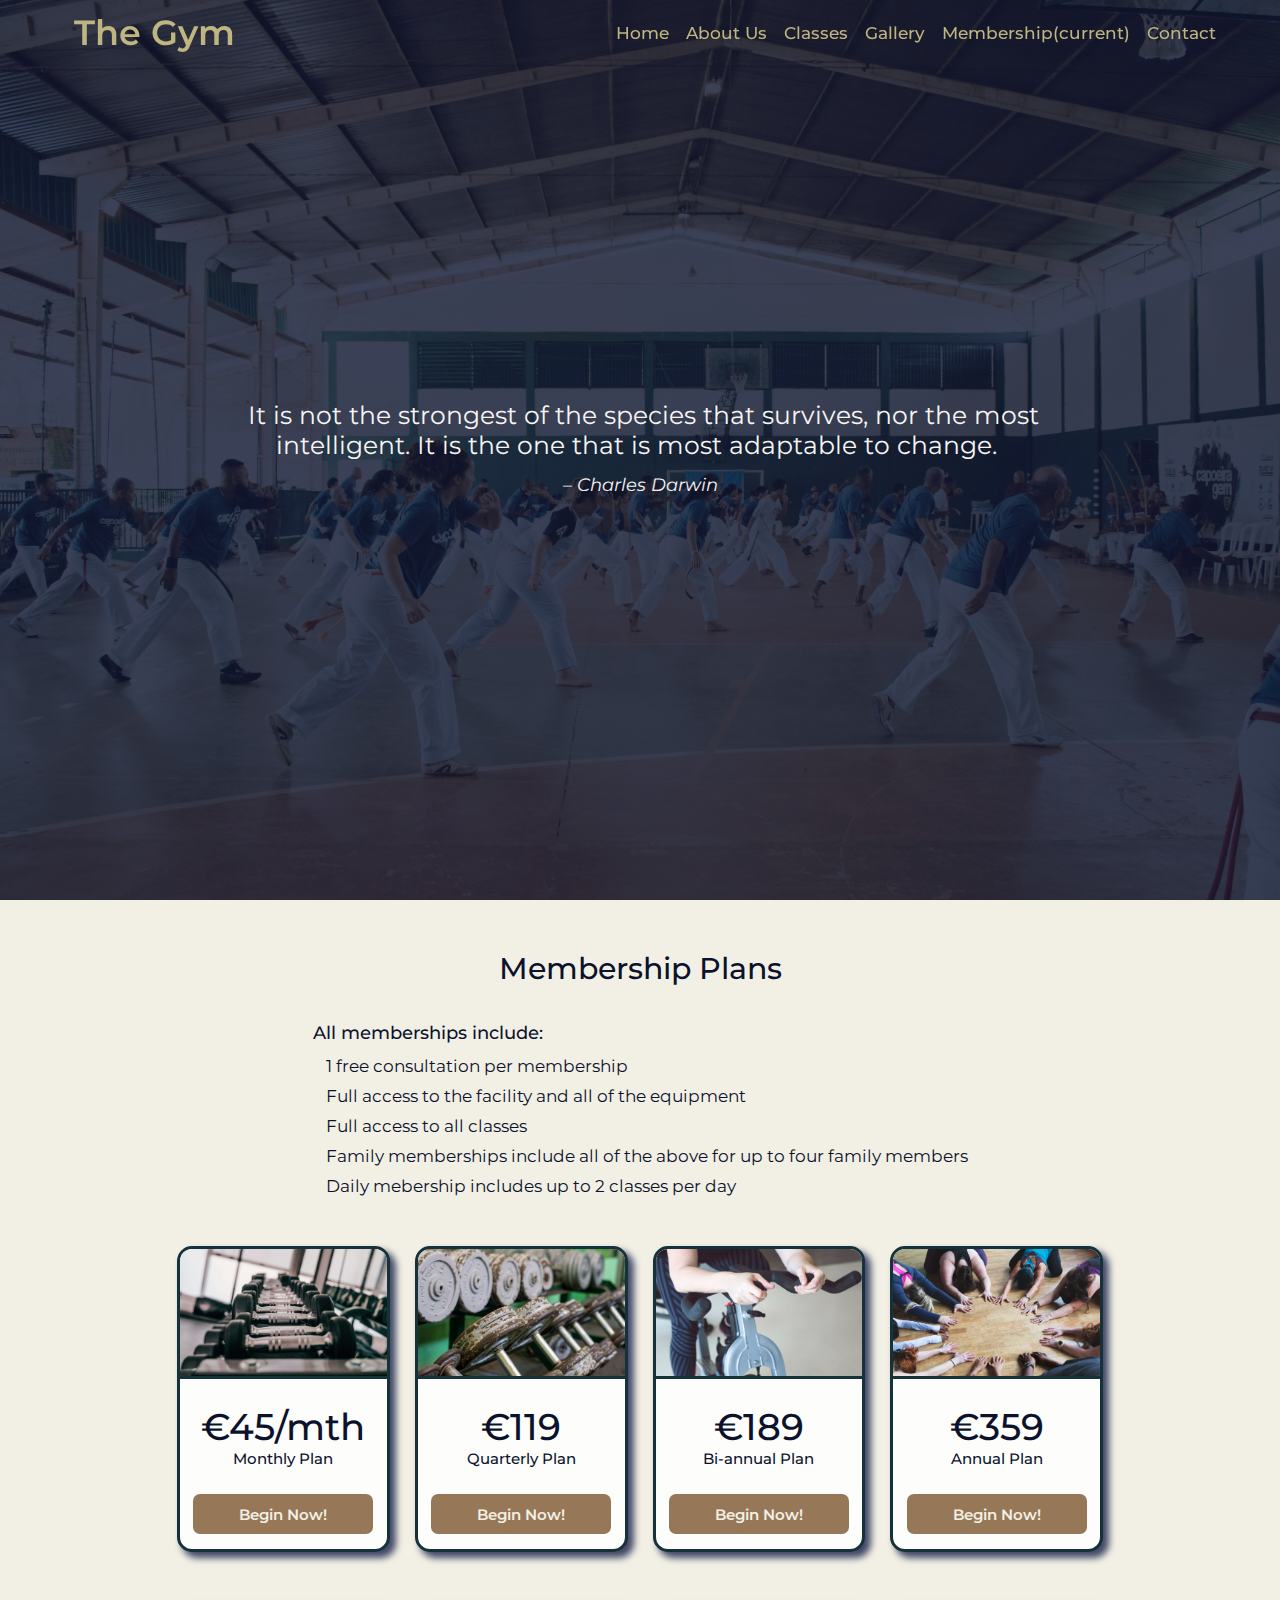
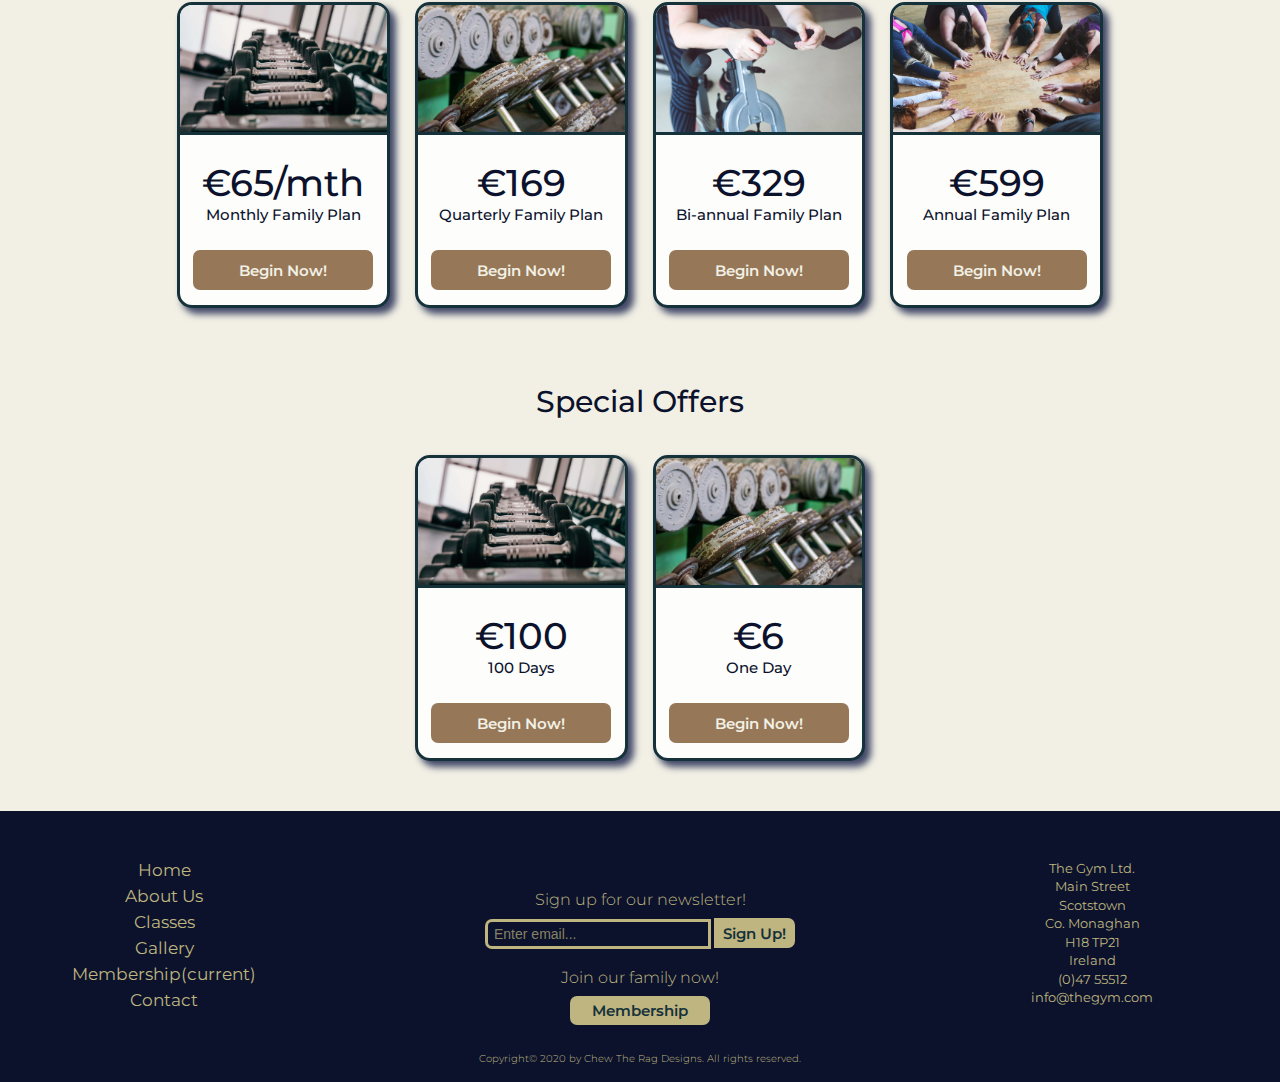
<file: membership.html>
<!DOCTYPE html>

<html lang="en">
    <head>
        <meta charset="UTF-8">
        <meta name="viewport" content="width=device-width, initial-scale=1.0">
	    <link rel="icon" type="image/png" href="assets/img/favicon.png" sizes="512x512">
        <link rel="stylesheet" href="https://use.fontawesome.com/releases/v5.6.1/css/all.css" integrity="sha384-gfdkjb5BdAXd+lj+gudLWI+BXq4IuLW5IT+brZEZsLFm++aCMlF1V92rMkPaX4PP" crossorigin="anonymous">
        <link rel="stylesheet" href="assets/css/style.css" type="text/css">
        <link rel="stylesheet" href="assets/css/style-membership.css" type="text/css">
        <title>The Gym</title>
    </head>

    <body>
        <!--  MEMBER MODAL  -->
        <div class="container-modal-member" id="modal-member-container">
            <div class="modal-member-box" id="modal-member-box">
                <div class="modal-member-img">
                    <img src="assets/img/core-strength-workout.jpg" alt="Woman side planking.">
                </div>
                <div class="modal-member-hdr font-green">
                    <p>Just fill out the form below and one of our staff will get back to you to complete your membership.</p>
                </div>
                <div class="modal-member-frm font-green">
                    <input class="modal-member-inputs-first modal-member-boxes" type="text" id="first-name" name="first-name" placeholder="First Name...">
                    <input class="modal-member-inputs-last modal-member-boxes" type="text" id="last-name" name="last-name" placeholder="Last Name...">
                    <input class="modal-member-inputs-phone modal-member-boxes" type="text" id="phone" name="phone" placeholder="Phone Number...">
                    <input class="modal-member-inputs-email modal-member-boxes" type="email" id="newsletter-email" placeholder="Enter email...">
                </div>
                <div class="modal-member-btn">

                    <!-- The following Javascript was originally written by W3Schools (https://www.w3schools.com/howto/howto_css_modals.asp)
                       and repurposed to aid in the function of the sticky menu */// When the user clicks on the button, open the modal -->
                    <button class="btn btn-flat-dark" id="modal-member-btn">Sign Up</button>
                </div>
            </div>
        </div>
        <!--  /MEMBER MODAL  -->

        <!--  REQUEST MODAL  -->
        <div class="container-modal-request" id="modal-request-container">
            <div class="modal-request-box" id="modal-request-box">
                <div class="modal-request-img">
                    <img src="assets/img/core-strength-workout.jpg" alt="Woman side planking.">
                </div>
                <div class="modal-request-txt font-green">
                    <p>Your membership request has been submitted.</p>
                </div>
                <div class="modal-request-btn">

                    <!-- The following Javascript was originally written by W3Schools (https://www.w3schools.com/howto/howto_css_modals.asp)
                       and repurposed to aid in the function of the sticky menu */// When the user clicks on the button, open the modal -->
                    <button class="btn btn-flat-dark" id="modal-request-btn">OK</button>
                </div>
            </div>
        </div>
        <!--  /REQUEST MODAL  -->

        <!--  EMAIL MODAL  -->
        <div class="container-modal-email" id="modal-email-container">
            <div class="modal-email-box" id="modal-email-box">
                <div class="modal-email-img">
                    <img src="assets/img/newsprint.jpg" alt="Stack of newspapers on a table.">
                </div>
                <div class="modal-email-txt font-green">
                    <p>Thank you for signing up to our newsletter. We have packed it full of information about The Gym, fitness and other things. Make a brew, sit back and enjoy the read.</p>
                </div>
                <div class="modal-email-btn">

                    <!-- The following Javascript was originally written by W3Schools (https://www.w3schools.com/howto/howto_css_modals.asp)
                       and repurposed to aid in the function of the sticky menu */// When the user clicks on the button, open the modal -->
                    <button class="btn btn-flat-dark" id="modal-email-btn">OK</button>
                </div>
            </div>
        </div>
        <!--  /EMAIL MODAL  -->

        <!--  NAVBAR  -->
        <nav class="container-navbar" id="navbar">
            <div class="navbar-brand">
                <a class="navbar-brand-icon no-decoration font-dark" href="index.html"><i class="fas fa-dumbbell fa-4x"></i></a>
            </div>
            <div class="navbar-title">
                <span>&nbsp;The Gym</span>
            </div>
            <div class="navbar-menu">
                <ul class="navbar-menu-list">
                    <li class="hide-menu navbar-menu-item active">
                        <a class="navbar-menu-link no-decoration font-dark" href="index.html">Home</a>
                    </li>
                    <li class="hide-menu navbar-menu-item">
                        <a class="navbar-menu-link no-decoration font-dark" href="about.html">About Us</a>
                    </li>
                    <li class="hide-menu navbar-menu-item">
                        <a class="navbar-menu-link no-decoration font-dark" href="classes.html">Classes</a>
                    </li>
                    <li class="hide-menu navbar-menu-item">
                        <a class="navbar-menu-link no-decoration font-dark" href="gallery.html">Gallery</a>
                    </li>
                    <!-- <li class="hide-menu navbar-menu-item">
                        <a class="navbar-menu-link no-decoration font-dark" href="javascript:void(0);">Blog</a>
                    </li> -->
                    <li class="hide-menu navbar-menu-item">
                        <a class="navbar-menu-link no-decoration font-dark" href="javascript:void(0);">Membership<span class="sr-only">(current)</span></a>
                    </li>
                    <li class="hide-menu navbar-menu-item">
                        <a class="navbar-menu-link no-decoration font-dark" href="contact.html">Contact</a>
                    </li>
                    <li class="hide-toggler navbar-menu-item">
                        <a class="navbar-toggler navbar-menu-link no-decoration font-dark" href="javascript:void(0);" onclick="mobileMenu()"><i class="fas fa-bars"></i></a>
                    </li>
                </ul>
            </div>
        </nav>
        <!--  /NAVBAR  -->

        <!--  MOBILE NAVBAR  -->
        <nav class="container-navbar-mobile font-dark" id="navbar-mobile">
            <div class="navbar-mobile">
                <ul class="navbar-mobile-list">
                    <li class="navbar-mobile-item active">
                        <a class="navbar-mobile-link no-decoration font-dark" href="index.html">Home</a>
                    </li>
                    <li class="navbar-mobile-item">
                        <a class="navbar-mobile-link no-decoration font-dark" href="about.html">About Us</a>
                    </li>
                    <li class="navbar-mobile-item">
                        <a class="navbar-mobile-link no-decoration font-dark" href="classes.html">Classes</a>
                    </li>
                    <li class="navbar-mobile-item">
                        <a class="navbar-mobile-link no-decoration font-dark" href="gallery.html">Gallery</a>
                    </li>
                    <!-- <li class="navbar-mobile-item">
                        <a class="navbar-mobile-link no-decoration font-dark" href="javascript:void(0);">Blog</a>
                    </li> -->
                    <li class="navbar-mobile-item">
                        <a class="navbar-mobile-link no-decoration font-dark" href="javascript:void(0);">Membership<span class="sr-only">(current)</span></a>
                    </li>
                    <li class="navbar-mobile-item">
                        <a class="navbar-mobile-link no-decoration font-dark" href="contact.html">Contact</a>
                    </li>
                </ul>
            </div>
        </nav>
        <!--  /MOBILE NAVBAR  -->

        <!--  GRID CONTAINER  -->
        <div class="container-full-membership">
            <!--  HEADER  -->
            <header class="container-header-membership">
                <div class="header-hero-membership">
                    <div class="header-membership-inspiration">
                       <figure>
                            <blockquote>
                                <p><sup><i class="fas fa-quote-left"></i></sup>&nbsp;It is not the strongest of the species that survives, nor the most intelligent. It is the one that is most adaptable to change.&nbsp;<sub><i class="fas fa-quote-right"></i></sub></p>
                            </blockquote>
                            <figcaption>&ndash;&nbsp;<cite>Charles Darwin</cite></figcaption>
                        </figure>
                    </div>
                </div>
            </header>
            <!--  /HEADER  -->

            <!--  MEMBERSHIP CARDS  -->
            <section class="container-membership-cards font-dark">
                <div class="membership-cards-heading">
                    <h1>Membership Plans</h1>
                </div>
                <div class="membership-cards-summary">
                    <p class="summary-header">All memberships include:</p>
                    <i class="fas fa-dumbbell summary-icons summary-icon-1"></i>
                    <p class="summary-lines summary-line-1">1 free consultation per membership</p>
                    <i class="fas fa-dumbbell summary-icons summary-icon-2"></i>
                    <p class="summary-lines summary-line-2">Full access to the facility and all of the equipment</p>
                    <i class="fas fa-dumbbell summary-icons summary-icon-3"></i>
                    <p class="summary-lines summary-line-3">Full access to all classes</p>
                    <i class="fas fa-dumbbell summary-icons summary-icon-4"></i>
                    <p class="summary-lines summary-line-4">Family memberships include all of the above for up to four family members</p>
                    <i class="fas fa-dumbbell summary-icons summary-icon-5"></i>
                    <p class="summary-lines summary-line-5">Daily mebership includes up to 2 classes per day</p>
                </div>
                <div class="membership-cards-pricing">
                    <div class="cards-option-one cards-format">
                        <div class="cards-option-img">
                            <img src="assets/img/dumbbells.jpg" alt="Dumbbells on a rack.">
                        </div>
                        <div class="cards-option-price">
                            <p>&euro;45&sol;mth</p>
                        </div>
                        <div class="cards-option-duration">
                            <p>Monthly Plan</p>
                        </div>
                        <div class="cards-option-btn">

                            <!-- The HTML for the click function of the button was acquired from Grepper (https://www.codegrepper.com/code-examples/html/html+button+with+link),
                                 html by PR.Gaultier (01/10/2020), and repurposed to aid in the click function of the button. -->
                            <!-- <button class="btn btn-flat-dark" id="modal-member-submit" onclick="submitMemberDetails()">Begin Now!</button> -->
                            <button class="btn btn-flat-dark modal-member-submit" onclick="submitMemberDetails()">Begin Now!</button>
                        </div>
                    </div>
                    <div class="cards-option-two cards-format">
                        <div class="cards-option-img">
                            <img src="assets/img/old-dumbbells.jpg" alt="Old dumbbells on a rack.">
                        </div>
                        <div class="cards-option-price">
                            <p>&euro;119</p>
                        </div>
                        <div class="cards-option-duration">
                            <p>Quarterly Plan</p>
                        </div>
                        <div class="cards-option-btn">

                            <!-- The HTML for the click function of the button was acquired from Grepper (https://www.codegrepper.com/code-examples/html/html+button+with+link),
                                 html by PR.Gaultier (01/10/2020), and repurposed to aid in the click function of the button. -->
                            <button class="btn btn-flat-dark modal-member-submit" onclick="submitMemberDetails()">Begin Now!</button>
                        </div>
                    </div>
                    <div class="cards-option-three cards-format">
                        <div class="cards-option-img">
                            <img src="assets/img/spinning.jpg" alt="Women on a Spin Bike.">
                        </div>
                        <div class="cards-option-price">
                            <p>&euro;189</p>
                        </div>
                        <div class="cards-option-duration">
                            <p>Bi-annual Plan</p>
                        </div>
                        <div class="cards-option-btn">

                            <!-- The HTML for the click function of the button was acquired from Grepper (https://www.codegrepper.com/code-examples/html/html+button+with+link),
                                 html by PR.Gaultier (01/10/2020), and repurposed to aid in the click function of the button. -->
                            <button class="btn btn-flat-dark modal-member-submit" onclick="submitMemberDetails()">Begin Now!</button>
                        </div>
                    </div>
                    <div class="cards-option-four cards-format">
                        <div class="cards-option-img">
                            <img src="assets/img/ladies-stretch-circle.jpg" alt="Ladies stretching ib a circle.">
                        </div>
                        <div class="cards-option-price">
                            <p>&euro;359</p>
                        </div>
                        <div class="cards-option-duration">
                            <p>Annual Plan</p>
                        </div>
                        <div class="cards-option-btn">

                            <!-- The HTML for the click function of the button was acquired from Grepper (https://www.codegrepper.com/code-examples/html/html+button+with+link),
                                 html by PR.Gaultier (01/10/2020), and repurposed to aid in the click function of the button. -->
                            <button class="btn btn-flat-dark modal-member-submit" onclick="submitMemberDetails()">Begin Now!</button>
                        </div>
                    </div>
                    <div class="cards-option-five cards-format">
                        <div class="cards-option-img">
                            <img src="assets/img/dumbbells.jpg" alt="Dumbbells on a rack.">
                        </div>
                        <div class="cards-option-price">
                            <p>&euro;65&sol;mth</p>
                        </div>
                        <div class="cards-option-duration">
                            <p>Monthly Family Plan</p>
                        </div>
                        <div class="cards-option-btn">

                            <!-- The HTML for the click function of the button was acquired from Grepper (https://www.codegrepper.com/code-examples/html/html+button+with+link),
                                 html by PR.Gaultier (01/10/2020), and repurposed to aid in the click function of the button. -->
                            <button class="btn btn-flat-dark modal-member-submit" onclick="submitMemberDetails()">Begin Now!</button>
                        </div>
                    </div>
                    <div class="cards-option-six cards-format">
                        <div class="cards-option-img">
                            <img src="assets/img/old-dumbbells.jpg" alt="Old dumbbells on a rack.">
                        </div>
                        <div class="cards-option-price">
                            <p>&euro;169</p>
                        </div>
                        <div class="cards-option-duration">
                            <p>Quarterly Family Plan</p>
                        </div>
                        <div class="cards-option-btn">

                            <!-- The HTML for the click function of the button was acquired from Grepper (https://www.codegrepper.com/code-examples/html/html+button+with+link),
                                 html by PR.Gaultier (01/10/2020), and repurposed to aid in the click function of the button. -->
                            <button class="btn btn-flat-dark modal-member-submit" onclick="submitMemberDetails()">Begin Now!</button>
                        </div>
                    </div>
                    <div class="cards-option-seven cards-format">
                        <div class="cards-option-img">
                            <img src="assets/img/spinning.jpg" alt="Women on a Spin Bike.">
                        </div>
                        <div class="cards-option-price">
                            <p>&euro;329</p>
                        </div>
                        <div class="cards-option-duration">
                            <p>Bi-annual Family Plan</p>
                        </div>
                        <div class="cards-option-btn">

                            <!-- The HTML for the click function of the button was acquired from Grepper (https://www.codegrepper.com/code-examples/html/html+button+with+link),
                                 html by PR.Gaultier (01/10/2020), and repurposed to aid in the click function of the button. -->
                            <button class="btn btn-flat-dark modal-member-submit" onclick="submitMemberDetails()">Begin Now!</button>
                        </div>
                    </div>
                    <div class="cards-option-eight cards-format">
                        <div class="cards-option-img">
                            <img src="assets/img/ladies-stretch-circle.jpg" alt="Ladies stretching ib a circle.">
                        </div>
                        <div class="cards-option-price">
                            <p>&euro;599</p>
                        </div>
                        <div class="cards-option-duration">
                            <p>Annual Family Plan</p>
                        </div>
                        <div class="cards-option-btn">

                            <!-- The HTML for the click function of the button was acquired from Grepper (https://www.codegrepper.com/code-examples/html/html+button+with+link),
                                 html by PR.Gaultier (01/10/2020), and repurposed to aid in the click function of the button. -->
                            <button class="btn btn-flat-dark modal-member-submit" onclick="submitMemberDetails()">Begin Now!</button>
                        </div>
                    </div>
                </div>
                <div class="membership-specials-heading">
                    <h1>Special Offers</h1>
                </div>
                <div class="membership-specials-pricing">
                    <div class="cards-option-nine cards-format">
                        <div class="cards-option-img">
                            <img src="assets/img/dumbbells.jpg" alt="Dumbbells on a rack.">
                        </div>
                        <div class="cards-option-price">
                            <p>&euro;100</p>
                        </div>
                        <div class="cards-option-duration">
                            <p>100 Days</p>
                        </div>
                        <div class="cards-option-btn">

                            <!-- The HTML for the click function of the button was acquired from Grepper (https://www.codegrepper.com/code-examples/html/html+button+with+link),
                                 html by PR.Gaultier (01/10/2020), and repurposed to aid in the click function of the button. -->
                            <button class="btn btn-flat-dark modal-member-submit" onclick="submitMemberDetails()">Begin Now!</button>
                        </div>
                    </div>
                    <div class="cards-option-ten cards-format">
                        <div class="cards-option-img">
                            <img src="assets/img/old-dumbbells.jpg" alt="Old dumbbells on a rack.">
                        </div>
                        <div class="cards-option-price">
                            <p>&euro;6</p>
                        </div>
                        <div class="cards-option-duration">
                            <p>One Day</p>
                        </div>
                        <div class="cards-option-btn">

                            <!-- The HTML for the click function of the button was acquired from Grepper (https://www.codegrepper.com/code-examples/html/html+button+with+link),
                                 html by PR.Gaultier (01/10/2020), and repurposed to aid in the click function of the button. -->
                            <button class="btn btn-flat-dark modal-member-submit" onclick="submitMemberDetails()">Begin Now!</button>
                        </div>
                    </div>
                </div>
            </section>
            <!--  /MEMBERSHIP CARDS  -->

            <!--  FOOTER  -->
            <footer class="container-footer">
                <div class="footer-start">
                    <ul class="footer-menu">
                        <li class="footer-menu-item">
                            <a class="footer-menu-link no-decoration font-yellow" href="index.html">Home</a>
                        </li>
                        <li class="footer-menu-item">
                            <a class="footer-menu-link no-decoration font-yellow" href="about.html">About Us</a>
                        </li>
                        <li class="footer-menu-item">
                            <a class="footer-menu-link no-decoration font-yellow" href="classes.html">Classes</a>
                        </li>
                        <li class="footer-menu-item">
                            <a class="footer-menu-link no-decoration font-yellow" href="gallery.html">Gallery</a>
                        </li>
                        <!-- <li class="footer-menu-item">
                            <a class="footer-menu-link no-decoration font-yellow" href="javascript:void(0);">Blog</a>
                        </li> -->
                        <li class="footer-menu-item">
                            <a class="footer-menu-link no-decoration font-yellow" href="javascript:void(0);">Membership<span class="sr-only">(current)</span></a>
                        </li>
                        <li class="footer-menu-item">
                            <a class="footer-menu-link no-decoration font-yellow" href="contact.html">Contact</a>
                        </li>
                    </ul>
                </div>
                <div class="footer-middle">
                    <div class="footer-social">
                        <ul class="footer-social-list">
                            <li class="footer-social-items">
                                <a href="https://www.facebook.com" class="footer-social-icon no-decoration font-yellow"><i class="fab fa-facebook-square"></i></a>
                            </li>
                            <li class="footer-social-items">
                                <a href="https://www.twitter.com" class="footer-social-icon no-decoration font-yellow"><i class="fab fa-twitter-square"></i></a>
                            </li>
                            <li class="footer-social-items">
                                <a href="https://www.instagram.com" class="footer-social-icon no-decoration font-yellow"><i class="fab fa-instagram"></i></a>
                            </li>
                            <li class="footer-social-items">
                                <a href="https://www.youtube.com" class="footer-social-icon no-decoration font-yellow"><i class="fab fa-youtube-square"></i></a>
                            </li>
                        </ul>
                    </div>
                    <div class="footer-newsletter">
                        <p class="footer-newsletter-label font-yellow">Sign up for our newsletter!</p>
                    </div>
                    <div class="footer-input">
                        <form class="footer-input-form">
                            <input class="footer-input-email font-light" id="footer-email" type="email" placeholder="Enter email...">
                            <input class="btn btn-flat-light footer-input-btn" id="modal-email-submit" type="Button" value="Sign Up!">
                        </form>
                    </div>
                    <div class="footer-membership">
                        <p class="footer-membership-header font-yellow">Join our family now!</p>
                    </div>

                    <!-- The HTML for the click function of the button was acquired from Grepper (https://www.codegrepper.com/code-examples/html/html+button+with+link),
                         html by PR.Gaultier (01/10/2020), and and repurposed to aid in the click function of the button. -->
                    <div class="footer-button">
                        <button class="btn btn-flat-light footer-button-btn" onclick="window.location.href='javascript:void(0);'">Membership</button>
                    </div>
                </div>
                <div class="footer-end">
                    <ul class="footer-end-list">
                        <li class="footer-end-items font-yellow">The Gym Ltd.</li>
                        <li class="footer-end-items font-yellow">Main Street</li>
                        <li class="footer-end-items font-yellow">Scotstown</li>
                        <li class="footer-end-items font-yellow">Co. Monaghan</li>
                        <li class="footer-end-items font-yellow">H18 TP21</li>
                        <li class="footer-end-items font-yellow">Ireland</li>
                        <li class="footer-end-items footer-contact-phone font-yellow">(0)47 55512</li>
                        <li class="footer-end-items footer-contact-email font-yellow">info@thegym.com</li>
                    </ul>
                </div>
                <div class="footer-copyright">
                    <p class="footer-copyright-text font-yellow">Copyright&copy; 2020 by Chew The Rag Designs. All rights reserved.</p>
                </div>
            </footer>
            <!-- /FOOTER  -->

        </div>
        <!--  /GRID CONTAINER  -->

        <!--  JSCRIPT & JQUERY  -->
        <script>
            window.onscroll = function() {stickyNavbar()};

            let navbar = document.getElementById("navbar");
            let navbarMobile = document.getElementById("navbar-mobile");
            let sticky = navbar.offsetHeight;

            let modalMemberSubmit = document.getElementsByClassName("modal-member-submit");
            let modalMemberContainer = document.getElementById("modal-member-container");
            let modalMemberBox = document.getElementById("modal-member-box");
            let modalMemberBtn = document.getElementById("modal-member-btn");

            /* let modalRequestSubmit = document.getElementById("modal-request-submit"); */
            let modalRequestContainer = document.getElementById("modal-request-container");
            let modalRequestBox = document.getElementById("modal-request-box");
            let modalRequestBtn = document.getElementById("modal-request-btn");

            let modalEmailSubmit = document.getElementById("modal-email-submit");
            let modalEmailContainer = document.getElementById("modal-email-container");
            let modalEmailBox = document.getElementById("modal-email-box");
            let modalEmailBtn = document.getElementById("modal-email-btn");

            /* The following Javascript was originally written by W3Schools (https://www.w3schools.com/howto/howto_js_navbar_sticky.asp)
               and repurposed to aid in the function of the sticky menu */
            function stickyNavbar() {
                if (window.pageYOffset >= sticky) {
                    navbar.classList.add("sticky-navbar");
                    navbarMobile.classList.add("sticky-navbar-mobile");
                } else {
                    navbar.classList.remove("sticky-navbar");
                    navbarMobile.classList.remove("sticky-navbar-mobile");
                }
            }

            /* This function was originally written by W3Schools (https://www.w3schools.com/howto/howto_js_mobile_navbar.asp) and
               repurposed to aid in the function of the mobile menu */
            function mobileMenu() {
                if (navbarMobile.style.display === "none") {
                    navbarMobile.style.display = "grid";
                } else {
                    navbarMobile.style.display = "none";
                }
            }

            /* The following Javascript was originally written by W3Schools (https://www.w3schools.com/howto/howto_css_modals.asp)
               and repurposed to aid in the function of the sticky menu */// When the user clicks on the button, open the modal */

            function submitMemberDetails() {
                modalMemberContainer.style.display = "grid";
                modalMemberBox.style.display = "grid";
            }

            /* When the user clicks on 'Sign Up' in the modal */
            modalMemberBtn.onclick = function() {
                modalMemberContainer.style.display = "none";
                modalMemberBox.style.display = "none";

                modalRequestContainer.style.display = "grid";
                modalRequestBox.style.display = "grid";
            }

            /* modalRequestSubmit.onclick = function() {
                modalRequestContainer.style.display = "grid";
                modalRequestBox.style.display = "grid";
            } */

            /* When the user clicks on 'Close' in the modal */
            modalRequestBtn.onclick = function() {
                modalRequestContainer.style.display = "none";
                modalRequestBox.style.display = "none";
            }

            modalEmailSubmit.onclick = function() {
                modalEmailContainer.style.display = "grid";
                modalEmailBox.style.display = "grid";
            }

            /* When the user clicks on 'Close' in the modal */
            modalEmailBtn.onclick = function() {
                modalEmailContainer.style.display = "none";
                modalEmailBox.style.display = "none";
            }
        </script>
        <!--  /JSCRIPT & JQUERY  -->

    </body>
</html>
</file>
<file: assets/css/style.css>
/*
* Prefixed by https://autoprefixer.github.io
* PostCSS: v7.0.29,
* Autoprefixer: v9.7.6
* Browsers: last 4 version
*/


/**********************************************************************/
/***                         Imported fonts                         ***/
/**********************************-***********************************/


@import url('https://fonts.googleapis.com/css2?family=IM+Fell+English+SC&family=Montserrat:ital,wght@0,100;0,200;0,300;0,400;0,500;0,600;0,700;0,800;0,900;1,100;1,200;1,300;1,400;1,500;1,600;1,700;1,800;1,900&display=swap');


/**********************************************************************/
/***                          Basic Setup                           ***/
/**********************************-***********************************/


html {
    font-size: 62.5%;
}

body {
    margin: 0rem;
    padding: 0rem;
    font-family: 'Montserrat', sans-serif;
    font-weight: 300;
    background-color: #f2f0e5;
}

.container-modal-email,
#modal-email-container {
    background: rgba(12, 18, 44, 0.9);
    position: fixed;
    width: 100%;
    height: 100vh;
    top: 0rem;
    left: 0rem;
    display: none;
    -ms-grid-columns: 7.3% 85% 7.7%;
    grid-template-columns: 7.3% 85% 7.7%;
                grid-template-areas:
        ". . ."
        ". email-modal ."
        ". . .";
    -ms-grid-rows: 15% 70% 15%;
    grid-template-rows: 15% 70% 15%;
    place-content: center center;
    -webkit-transition: all 0.3s;
    -o-transition: all 0.3s;
    transition: all 0.3s;
    z-index: 10;
}

.container-navbar {
    position: fixed;
    display: -ms-grid;
    display: grid;
    -ms-grid-columns: 5% -webkit-max-content -webkit-max-content auto 5%;
    -ms-grid-columns: 5% max-content max-content auto 5%;
    grid-template-columns: 5% -webkit-max-content -webkit-max-content auto 5%;
    grid-template-columns: 5% max-content max-content auto 5%;
                    grid-template-areas:
        ". brand title menu .";
    -ms-grid-rows: 6.5rem;
    grid-template-rows: 6.5rem;
    background: transparent;
    color: #beb580;
    width: 100%;
    padding: 0rem;
    margin: 0rem;
    -webkit-transition: all 0.3s;
    -o-transition: all 0.3s;
    transition: all 0.3s;
    z-index: 15;
}

.container-navbar-mobile {
    position: fixed;
    display: none;
    -ms-grid-columns: 5% 90% 5%;
    grid-template-columns: 5% 90% 5%;
                    grid-template-areas:
        ". menu .";
    -ms-grid-rows: -webkit-max-content;
    grid-template-rows: -webkit-max-content;
    -ms-grid-rows: max-content;
    grid-template-rows: max-content;
    background-color: rgba(26, 33, 63, 0.9);
    color: #0c122c;
    width: 100%;
    top: 6.5rem;
    padding: 0rem;
    margin: 0rem;
    -webkit-transition: all 0.3s;
    -o-transition: all 0.3s;
    transition: all 0.3s;
    z-index: 15;
}

.container-main {
    position: absolute;
    display: -ms-grid;
    display: grid;
    -ms-grid-columns: 100%;
    grid-template-columns: 100%;
                    grid-template-areas:
        "header"
        "details"
        "hero"
        "member"
        "testimonial"
        "footer";
    -ms-grid-rows: (-webkit-min-content)[6];
    grid-template-rows: repeat(6, -webkit-min-content);
    -ms-grid-rows: (min-content)[6];
    grid-template-rows: repeat(6, min-content);
    background-color: #f2f0e5;
    width: 100%;
    top: 0;
    z-index: 1;
}

.container-header {
    -ms-grid-row: 1;
    -ms-grid-column: 1;
    grid-area: header;
    background-image: -o-linear-gradient(rgba(12, 18, 44, 0.8), rgba(12, 18, 44, 0.8)), url("../img/fitness-center.jpg");
    background-image: -webkit-gradient(linear, left top, left bottom, from(rgba(12, 18, 44, 0.8)), to(rgba(12, 18, 44, 0.8))), url("../img/fitness-center.jpg");
    background-image: linear-gradient(rgba(12, 18, 44, 0.8), rgba(12, 18, 44, 0.8)), url("../img/fitness-center.jpg");
    background-size: cover;
    background-position: center;
    width: 100%;
    height: 100vh;
    background-attachment: fixed;
    display: -ms-grid;
    display: grid;
    -ms-grid-columns: 5% 90% 5%;
    grid-template-columns: 7.5% 85% 7.5%;
                    grid-template-areas:
        ". . ."
        ". hero ."
        ". hero ."
        ". hero ."
        ". . .";
    -ms-grid-rows: 14% (24%)[3] 14%;
    grid-template-rows: 14% repeat(3, 24%) 14%;
}

.container-details {
    margin: 1rem 0rem 5rem 0rem;
}

.container-inspiration {
    -ms-grid-row: 3;
    -ms-grid-column: 1;
    grid-area: hero;
    background-image: -o-linear-gradient(rgba(12, 18, 44, 0.8), rgba(12, 18, 44, 0.8)), url("../img/kicking-workout.jpg");
    background-image: -webkit-gradient(linear, left top, left bottom, from(rgba(12, 18, 44, 0.8)), to(rgba(12, 18, 44, 0.8))), url("../img/kicking-workout.jpg");
    background-image: linear-gradient(rgba(12, 18, 44, 0.8), rgba(12, 18, 44, 0.8)), url("../img/kicking-workout.jpg");
    background-size: cover;
    background-position: center;
    height: 70vh;
    background-attachment: fixed;
    top: 0rem;
    left: 0rem;
    display: -ms-grid;
    display: grid;
    -ms-grid-columns: 5% 90% 5%;
    grid-template-columns: 5% 90% 5%;
                    grid-template-areas:
        ". . ."
        ". quote ."
        ". . .";
    -ms-grid-rows: 14% 72% 14%;
    grid-template-rows: 14% 72% 14%;
}

.container-header > .container-inspiration {
    -ms-grid-row: 2;
    -ms-grid-row-span: 3;
    -ms-grid-column: 2;
}

.container-membership {
    -ms-grid-row: 4;
    -ms-grid-column: 1;
    grid-area: member;
    display: -ms-grid;
    display: grid;
    -ms-grid-columns: 5% 90% 5%;
    grid-template-columns: 5% 90% 5%;
                    grid-template-areas:
        ". head ."
        ". text ."
        ". price .";
    -ms-grid-rows: (-webkit-max-content)[3];
    grid-template-rows: repeat(3, -webkit-max-content);
    -ms-grid-rows: (max-content)[3];
    grid-template-rows: repeat(3, max-content);
    padding: 0rem;
    margin: 5rem 0rem;
}

.footer-middle > .container-membership {
    -ms-grid-row: 4;
    -ms-grid-column: 1;
    -ms-grid-column-span: 3;
}

.container-testimonial {
    -ms-grid-row: 5;
    -ms-grid-column: 1;
    grid-area: testimonial;
    background: #38555e;
    color: #beb580;
    display: -ms-grid;
    display: grid;
    -ms-grid-columns: 95%;
    grid-template-columns: 95%;
                    grid-template-areas:
        "test-one"
        "test-two"
        "test-three";
    -ms-grid-rows: -webkit-max-content 2.5rem -webkit-max-content 2.5rem -webkit-max-content;
    grid-template-rows: repeat(3, -webkit-max-content);
    -ms-grid-rows: max-content 2.5rem max-content 2.5rem max-content;
    grid-template-rows: repeat(3, max-content);
    grid-gap: 2.5rem 0rem;
    -webkit-box-pack: center;
        -ms-flex-pack: center;
            justify-content: center;
    padding: 5rem 0rem;
}

.container-footer {
    width: 100%;
    background: #0c122c;
    display: -ms-grid;
    display: grid;
    -ms-grid-columns: 100%;
    grid-template-columns: 100%;
                    grid-template-areas:
        "start"
        "middle"
        "end"
        "copy";
    -ms-grid-rows: (-webkit-max-content)[5];
    grid-template-rows: repeat(5, -webkit-max-content);
    -ms-grid-rows: (max-content)[5];
    grid-template-rows: repeat(5, max-content);
}


/**********************************************************************/
/***                      Reusable Components                       ***/
/**********************************-***********************************/

.disabled {
    display: none;
}

.no-decoration {
    text-decoration: none;
}

.font-light {
    color: #f2f0e5;
}

.font-yellow {
    color: #beb580;
}

.font-dark {
    color: #0c122c;
}

.font-green {
    color: #15313a;
}

.btn {
    font-family: 'Montserrat', sans-serif;
    font-weight: 600;
    width: 18rem;
    height: 4rem;
    -webkit-transition: all 0.3s;
    -o-transition: all 0.3s;
    transition: all 0.3s;
}

.btn-flat {
    font-size: 1.5rem;
    background: #beb580;
    border: 0.3rem solid #beb580;
    border-radius: 0.7rem;
    -webkit-transition: all 0.25s;
    -o-transition: all 0.25s;
    transition: all 0.25s;
}

.btn-flat-light {
    font-size: 1.5rem;
    background: #beb580;
    color: #15313a;
    border: 0.3rem solid #beb580;
    border-radius: 0.7rem;
    -webkit-transition: all 0.25s;
    -o-transition: all 0.25s;
    transition: all 0.25s;
}

.btn-flat-light:hover {
    background: transparent;
    color: #beb580;
    -webkit-transition: all 0.3s;
    -o-transition: all 0.3s;
    transition: all 0.3s;
}

.btn-flat-light:active {
    background: #beb580;
    -webkit-transition: all 0.3s;
    -o-transition: all 0.3s;
    transition: all 0.3s;
}

.btn-flat-header {
    font-size: 1.6rem;
    background: #5f808b;
    color: #15313a;
    border: 0.3rem solid #5f808b;
    border-radius: 0.7rem;
    -webkit-transition: all 0.25s;
    -o-transition: all 0.25s;
    transition: all 0.25s;
}

.btn-flat-header:hover {
    background: transparent;
    color: #5f808b;
    -webkit-transition: all 0.3s;
    -o-transition: all 0.3s;
    transition: all 0.3s;
}

.btn-flat-header:active {
    background: #5f808b;
    -webkit-transition: all 0.3s;
    -o-transition: all 0.3s;
    transition: all 0.3s;
}

.btn-flat-dark {
    font-size: 1.5rem;
    background: #967858;
    color: #f2f0e5;
    border: 0.3rem solid #967858;
    border-radius: 0.7rem;
    -webkit-transition: all 0.25s;
    -o-transition: all 0.25s;
    transition: all 0.25s;
}

.btn-flat-dark:hover {
    background: transparent;
    color: #967858;
    -webkit-transition: all 0.3s;
    -o-transition: all 0.3s;
    transition: all 0.3s;
}

.btn-flat-dark:active {
    background: #967858;
    -webkit-transition: all 0.3s;
    -o-transition: all 0.3s;
    transition: all 0.3s;
}

.hide-menu {
    display: none;
}

.hide-toggler {
    display: -ms-grid;
    display: grid;
}


/**********************************************************************/
/***                          Modal Email                           ***/
/**********************************-***********************************/

.modal-email-box,
#modal-email-box {
    -ms-grid-row: 2;
    -ms-grid-column: 2;
    grid-area: email-modal;
    background: rgba(242, 240, 229, 0.9);
    display: none;
    -ms-grid-columns: 100%;
    grid-template-columns: 100%;
            grid-template-areas:
        "img-modal"
        "txt-modal"
        "btn-modal";
    -ms-grid-rows: 39.5% 41% 19.5%;
    grid-template-rows: 39.5% 41% 19.5%;
    border: 0.3rem solid #15313a;
    border-radius: 1.5rem;
    -webkit-box-shadow: 0.45rem 0.45rem 0.6rem #beb580;
            box-shadow: 0.45rem 0.45rem 0.6rem #beb580;
    overflow: hidden;
    -ms-grid-row-align: center;
    -ms-grid-column-align: center;
    place-self: center;
    -webkit-transition: all 0.3s;
    -o-transition: all 0.3s;
    transition: all 0.3s;
    margin-bottom: 2.5rem;
    z-index: 15;
}

.modal-email-img {
    -ms-grid-row: 1;
    -ms-grid-column: 1;
    grid-area: img-modal;
    border-bottom: 0.3rem solid #15313a;
    overflow: hidden;
}

.modal-email-img img {
    width: 100%;
}

.modal-email-txt {
    -ms-grid-row: 2;
    -ms-grid-column: 1;
    grid-area: txt-modal;
    -ms-grid-row-align: center;
    -ms-grid-column-align: center;
    place-self: center center;
}

.modal-email-txt p {
    font-size: 1.4rem;
    font-weight: 500;
    text-align: justify;
    margin: 0rem 1.3rem;
}

.modal-email-btn {
    grid-area: btn-modal;
    -ms-grid-row-align: start;
    -ms-grid-column-align: center;
    place-self: start center;
}


/**********************************************************************/
/***                             Navbar                             ***/
/**********************************-***********************************/

.container-navbar a {
    color: #beb580;
}

.sticky-navbar {
    top: 0;
    background: #5c6381;
    color: #beb580;
    -webkit-transition: all 0.3s;
    -o-transition: all 0.3s;
    transition: all 0.3s;
}

.sticky-navbar a {
    color: #beb580;
}

.navbar-brand {
    -ms-grid-row: 1;
    -ms-grid-column: 2;
    grid-area: brand;
    -ms-grid-column-align: center;
        justify-self: center;
    -ms-grid-row-align: center;
        align-self: center;
    font-size: 100%;
    padding: 0rem;
    margin: 0rem;
    -webkit-transition: all 0.3s;
    -o-transition: all 0.3s;
    transition: all 0.3s;
}

.navbar-title {
    -ms-grid-row: 1;
    -ms-grid-column: 3;
    grid-area: title;
    -ms-grid-column-align: start;
        justify-self: start;
    -ms-grid-row-align: center;
        align-self: center;
}

.navbar-title span {
    font-size: 350%;
    font-weight: 600;
}

.navbar-menu {
    -ms-grid-row: 1;
    -ms-grid-column: 4;
    grid-area: menu;
    display: -ms-grid;
    display: grid;
    -ms-grid-columns: 100%;
    grid-template-columns: 100%;
    -ms-grid-rows: 6.5rem;
    grid-template-rows: 6.5rem;
    height: 6.5rem;
    justify-items: end;
    -webkit-box-align: center;
        -ms-flex-align: center;
            align-items: center;
}

.container-navbar-mobile > .navbar-menu {
    -ms-grid-row: 1;
    -ms-grid-column: 2;
}

.navbar-menu > *:nth-child(1) {
    -ms-grid-row: 1;
    -ms-grid-column: 1;
}

.navbar-menu-list {
    list-style: none;
    display: -webkit-inline-box;
    display: -ms-inline-flexbox;
    display: inline-flex;
    -webkit-box-align: center;
        -ms-flex-align: center;
            align-items: center;
    padding: 0rem;
    margin: 0rem;
}

.navbar-menu-item {
    margin-left: 1.7rem;
}

.navbar-menu-link {
    font-size: 1.7rem;
    font-weight: 500;
}

.navbar-menu-link:hover {
    color: #f2f0e5;
    -webkit-transition: color 0.25s;
    -o-transition: color 0.25s;
    transition: color 0.25s;
}

.navbar-menu-link:active {
    color: rgba(245, 246, 244, 0.6);
    -webkit-transition: color 0.25s;
    -o-transition: color 0.25s;
    transition: color 0.25s;
}

.navbar-toggler {
    font-size: 330%;
    padding: 0rem;
    margin: 0rem;
}


/**********************************************************************/
/***                         Mobile Navbar                          ***/
/**********************************-***********************************/

.container-navbar-mobile a {
    color: #bea080;
}

.sticky-navbar-mobile {
    color: #0c122c;
    -webkit-transition: all 0.255s cubic-bezier(1, 0, 0, 1);
    -o-transition: all 0.255s cubic-bezier(1, 0, 0, 1);
    transition: all 0.255s cubic-bezier(1, 0, 0, 1);
}

.navbar-mobile {
    -ms-grid-row: 1;
    -ms-grid-column: 4;
    grid-area: menu;
}

.container-navbar-mobile > .navbar-mobile {
    -ms-grid-row: 1;
    -ms-grid-column: 2;
}

.navbar-mobile-list {
    list-style: none;
    display: block;
    -webkit-box-align: center;
        -ms-flex-align: center;
            align-items: center;
    padding: 0rem;
    margin: 1.5rem 0rem;
}

.navbar-mobile-item {
    margin-bottom: 0.7rem;
}

.navbar-mobile-link {
    font-size: 1.8rem;
    font-weight: 500;
    -webkit-transition: color 0.255s cubic-bezier(1, 0, 0, 1);
    -o-transition: color 0.255s cubic-bezier(1, 0, 0, 1);
    transition: color 0.255s cubic-bezier(1, 0, 0, 1);
}

.navbar-mobile-link:hover {
    color: #f2f0e5
}

.navbar-mobile-link:active {
    color: rgba(245, 246, 244, 0.6);
    -webkit-transition: color 0.255s cubic-bezier(1, 0, 0, 1);
    -o-transition: color 0.255s cubic-bezier(1, 0, 0, 1);
    transition: color 0.255s cubic-bezier(1, 0, 0, 1);
}


/**********************************************************************/
/***                             Header                             ***/
/**********************************-***********************************/

.header-hero {
    -ms-grid-row: 3;
    -ms-grid-column: 1;
    grid-area: hero;
    display: -ms-grid;
    display: grid;
    -ms-grid-columns: 100%;
    grid-template-columns: 100%;
            grid-template-areas:
        "heading"
        "inspire"
        "buttons";
    -ms-grid-rows: (-webkit-max-content)[3];
    grid-template-rows: repeat(3, -webkit-max-content);
    -ms-grid-rows: (max-content)[3];
    grid-template-rows: repeat(3, max-content);
}

.container-header > .header-hero {
    -ms-grid-row: 2;
    -ms-grid-row-span: 3;
    -ms-grid-column: 2;
}

.header-hero-heading {
    -ms-grid-row: 1;
    -ms-grid-column: 1;
    grid-area: heading;
    -ms-grid-row-align: end;
        align-self: end;
}

.header-hero-heading h1 {
    font-size: 380%;
    font-weight: 500;
    color: #f2f0e5;
    text-align: center;
    margin: 1.7rem;
}

.header-hero-inspiration {
    -ms-grid-row: 2;
    -ms-grid-column: 1;
    grid-area: inspire;
    color: #f2f0e5;
    -ms-grid-column-align: center;
        justify-self: center;
    -ms-grid-row-align: center;
        align-self: center;
    margin-bottom: 1.3rem;
}

.header-hero-inspiration figure {
    margin: 1rem 0rem;
}

.header-hero-inspiration blockquote {
    font-size: 2.2rem;
    font-weight: 400;
    text-align: center;
    -ms-grid-column-align: center;
        justify-self: center;
    margin: 0rem 0rem;
}

.header-hero-inspiration blockquote p {
    -ms-grid-column-align: center;
        justify-self: center;
    margin: 0rem;
}

.header-hero-inspiration blockquote p i {
    font-size: 1rem;
}

.header-hero-inspiration figcaption {
    font-size: 1.5rem;
    font-weight: 400;
    text-align: center;
    margin: 0.9rem 0rem;
}

.header-hero-buttons {
    -ms-grid-row: 3;
    -ms-grid-column: 1;
    grid-area: buttons;
    -ms-grid-column-align: center;
        justify-self: center;
    -ms-grid-row-align: start;
        align-self: start;
    display: -ms-grid;
    display: grid;
    -ms-grid-columns: 100%;
    grid-template-columns: 100%;
                    grid-template-areas:
        "btn-1"
        "btn-2"
        "btn-3"
        "btn-4";
    -ms-grid-rows: -webkit-max-content 0.5rem -webkit-max-content 0.5rem -webkit-max-content 0.5rem -webkit-max-content;
    grid-template-rows: repeat(4, -webkit-max-content);
    -ms-grid-rows: max-content 0.5rem max-content 0.5rem max-content 0.5rem max-content;
    grid-template-rows: repeat(4, max-content);
    grid-row-gap: 0.5rem;
    place-items: center center;
}

.btn-1 {
    -ms-grid-row: 1;
    -ms-grid-column: 2;
    grid-area: btn-1;
}

.btn-2 {
    -ms-grid-row: 2;
    -ms-grid-column: 2;
    grid-area: btn-2;
}

.btn-3 {
    -ms-grid-row: 3;
    -ms-grid-column: 2;
    grid-area: btn-3;
}

.btn-4 {
    -ms-grid-row: 4;
    -ms-grid-column: 2;
    grid-area: btn-4;
}

.header-hero-btn {
    -ms-grid-column-align: center;
        justify-self: center;
    margin-bottom: 0.9rem;
    -webkit-transition: background 0.25s;
    -o-transition: background 0.25s;
    transition: background 0.25s;
}


/**********************************************************************/
/***                            Details                             ***/
/**********************************-***********************************/

.details-items {
    display: -ms-grid;
    display: grid;
    -ms-grid-columns: 5% 1fr 5%;
    grid-template-columns: 5% 1fr 5%;
                    grid-template-areas:
        ". img-w ."
        ". grp-w ."
        ". img-c ."
        ". grp-c ."
        ". img-b ."
        ". grp-b .";
    -ms-grid-rows: (-webkit-max-content)[6];
    grid-template-rows: repeat(6, -webkit-max-content);
    -ms-grid-rows: (max-content)[6];
    grid-template-rows: repeat(6, max-content);
    padding: 0rem;
    margin: 0rem;
}

.details-welcome-image {
    -ms-grid-row: 1;
    -ms-grid-column: 2;
    grid-area: img-w;
    -ms-grid-column-align: center;
        justify-self: center;
}

.details-welcome-group {
    -ms-grid-row: 2;
    -ms-grid-column: 2;
    grid-area: grp-w;
    display: -ms-grid;
    display: grid;
    -ms-grid-columns: 1fr;
    grid-template-columns: 1fr;
                    grid-template-areas:
        "hdr-w"
        "txt-w"
        "btn-w";
    -ms-grid-rows: (-webkit-max-content)[3];
    grid-template-rows: repeat(3, -webkit-max-content);
    -ms-grid-rows: (max-content)[3];
    grid-template-rows: repeat(3, max-content);
}

.details-welcome-heading {
    -ms-grid-row: 1;
    -ms-grid-column: 1;
    grid-area: hdr-w;
    -ms-grid-column-align: center;
        justify-self: center;
}

.details-welcome-text {
    -ms-grid-row: 2;
    -ms-grid-column: 1;
    grid-area: txt-w;
}

.details-welcome-button {
    -ms-grid-row: 3;
    -ms-grid-column: 1;
    grid-area: btn-w;
    -ms-grid-column-align: center;
        justify-self: center;
}

.details-classes-image {
    -ms-grid-row: 3;
    -ms-grid-column: 2;
    grid-area: img-c;
    -ms-grid-column-align: center;
        justify-self: center;
}

.details-classes-group {
    -ms-grid-row: 4;
    -ms-grid-column: 2;
    grid-area: grp-c;
    display: -ms-grid;
    display: grid;
    -ms-grid-columns: 1fr;
    grid-template-columns: 1fr;
                    grid-template-areas:
        "hdr-c"
        "txt-c"
        "btn-c";
    -ms-grid-rows: (-webkit-max-content)[3];
    grid-template-rows: repeat(3, -webkit-max-content);
    -ms-grid-rows: (max-content)[3];
    grid-template-rows: repeat(3, max-content);
}

.details-classes-heading {
    -ms-grid-row: 1;
    -ms-grid-column: 1;
    grid-area: hdr-c;
    -ms-grid-column-align: center;
        justify-self: center;
}

.details-classes-text {
    -ms-grid-row: 2;
    -ms-grid-column: 1;
    grid-area: txt-c;
}

.details-classes-button {
    -ms-grid-row: 3;
    -ms-grid-column: 1;
    grid-area: btn-c;
    -ms-grid-column-align: center;
        justify-self: center;
}

.details-blog-image {
    -ms-grid-row: 5;
    -ms-grid-column: 2;
    grid-area: img-b;
    -ms-grid-column-align: center;
        justify-self: center;
}

.details-blog-group {
    -ms-grid-row: 6;
    -ms-grid-column: 2;
    grid-area: grp-b;
    display: -ms-grid;
    display: grid;
    -ms-grid-columns: 1fr;
    grid-template-columns: 1fr;
                    grid-template-areas:
        "hdr-b"
        "txt-b"
        "btn-b";
    -ms-grid-rows: (-webkit-max-content)[3];
    grid-template-rows: repeat(3, -webkit-max-content);
    -ms-grid-rows: (max-content)[3];
    grid-template-rows: repeat(3, max-content);
}

.details-blog-heading {
    -ms-grid-row: 1;
    -ms-grid-column: 1;
    grid-area: hdr-b;
    -ms-grid-column-align: center;
        justify-self: center;
}

.details-blog-text {
    -ms-grid-row: 2;
    -ms-grid-column: 1;
    grid-area: txt-b;
}

.details-blog-button {
    -ms-grid-row: 3;
    -ms-grid-column: 1;
    grid-area: btn-b;
    -ms-grid-column-align: center;
        justify-self: center;
}

.details-img {
    width: 32.55rem;
    height: 21rem;
    -webkit-box-shadow: 0.5rem 0.5rem 0.6rem #15313a;
            box-shadow: 0.5rem 0.5rem 0.6rem #15313a;
    padding: 0rem;
    margin-top: 5rem;
}

.details-heading {
    font-size: 210%;
    text-align: center;
    color: #4d4271;
    padding: 0rem;
    margin: 1.5rem 0rem;
}

.details-text {
    font-size: 1.5rem;
    text-align: justify;
    padding: 0rem 0.7rem;
    margin: 0rem;
}

.details-btn {
    padding: 0rem;
    margin-top: 2rem;
}


/**********************************************************************/
/***                      Inspirational Quote                       ***/
/**********************************-***********************************/

.inspiration-hero {
    -ms-grid-row: 2;
    -ms-grid-column: 2;
    grid-area: quote;
    color: #f2f0e5;
    -ms-grid-column-align: center;
        justify-self: center;
    -ms-grid-row-align: center;
        align-self: center;
}

.inspiration-quote figure {
    margin: 1rem 0rem;
}

.inspiration-quote blockquote {
    font-size: 2.3rem;
    font-weight: 400;
    text-align: center;
    margin: 0rem 1.6rem;
}

.inspiration-quote blockquote p {
    -ms-grid-column-align: center;
        justify-self: center;
    margin: 0rem;
}

.inspiration-quote blockquote p i {
    font-size: 1rem;
}

.inspiration-quote figcaption {
    font-size: 1.6rem;
    font-weight: 400;
    text-align: center;
    margin: 0.9rem 0rem;
}


/**********************************************************************/
/***                           Membership                           ***/
/**********************************-***********************************/

.membership-heading {
    -ms-grid-row: 1;
    -ms-grid-column: 2;
    grid-area: head;
    -ms-grid-column-align: center;
        justify-self: center;
    margin: 0rem;
}

.membership-heading h1 {
    font-size: 300%;
    font-weight: 500;
    margin-top: 0rem;
    margin-bottom: 2.2rem;
}

.membership-text {
    -ms-grid-row: 2;
    -ms-grid-column: 2;
    grid-area: text;
    -ms-grid-column-align: center;
        justify-self: center;
    text-align: justify;
    margin-bottom: 3rem;
}

.membership-text p {
    font-size: 1.5rem;
    font-weight: 400;
    margin: 0rem;
}

.membership-pricing {
    -ms-grid-row: 3;
    -ms-grid-column: 2;
    grid-area: price;
    display: -ms-grid;
    display: grid;
    -ms-grid-columns: 95%;
    grid-template-columns: 95%;
                    grid-template-areas:
        "opt-one"
        "opt-two"
        "opt-three"
        "opt-four";
    -ms-grid-rows: -webkit-max-content 2.5rem -webkit-max-content 2.5rem -webkit-max-content 2.5rem -webkit-max-content;
    grid-template-rows: repeat(4, -webkit-max-content);
    -ms-grid-rows: max-content 2.5rem max-content 2.5rem max-content 2.5rem max-content;
    grid-template-rows: repeat(4, max-content);
    grid-row-gap: 2.5rem;
    -webkit-box-pack: center;
        -ms-flex-pack: center;
            justify-content: center;
}

.membership-option-one {
    -ms-grid-row: 1;
    -ms-grid-column: 1;
    grid-area: opt-one;
    background: #fdfdfc;
    display: -ms-grid;
    display: grid;
    -ms-grid-columns: 100%;
    grid-template-columns: 100%;
                    grid-template-areas:
        "img-one"
        "prc-one"
        "drt-one"
        "btn-one";
    -ms-grid-rows: 16rem 7rem 3rem 7rem;
    grid-template-rows: 16rem 7rem 3rem 7rem;
    border: 0.3rem solid #15313a;
    border-radius: 1.5rem;
    -webkit-box-shadow: 0.55rem 0.55rem 0.7rem #414867;
            box-shadow: 0.55rem 0.55rem 0.7rem #414867;
    overflow: hidden;
}

.membership-image-one {
    -ms-grid-row: 1;
    -ms-grid-column: 1;
    grid-area: img-one;
    border-bottom: 0.3rem solid #15313a;
    overflow: hidden;
}

.membership-option-img {
    width: 100%;
}

.membership-price-one {
    -ms-grid-row: 2;
    -ms-grid-column: 1;
    grid-area: prc-one;
    -ms-grid-row-align: end;
    -ms-grid-column-align: center;
    place-self: end center;
}

.membership-duration-one {
    -ms-grid-row: 3;
    -ms-grid-column: 1;
    grid-area: drt-one;
    -ms-grid-row-align: start;
    -ms-grid-column-align: center;
    place-self: start center;
}

.membership-button-one {
    -ms-grid-row: 4;
    -ms-grid-column: 1;
    grid-area: btn-one;
    -ms-grid-row-align: center;
    -ms-grid-column-align: center;
    place-self: center center;
}

.membership-option-two {
    -ms-grid-row: 3;
    -ms-grid-column: 1;
    grid-area: opt-two;
    background: #fdfdfc;
    display: -ms-grid;
    display: grid;
    -ms-grid-columns: 100%;
    grid-template-columns: 100%;
                    grid-template-areas:
        "img-two"
        "prc-two"
        "drt-two"
        "btn-two";
    -ms-grid-rows: 16rem 7rem 3rem 7rem;
    grid-template-rows: 16rem 7rem 3rem 7rem;
    border: 0.3rem solid #15313a;
    border-radius: 1.5rem;
    -webkit-box-shadow: 0.55rem 0.55rem 0.7rem #414867;
            box-shadow: 0.55rem 0.55rem 0.7rem #414867;
    overflow: hidden;
}

.membership-image-two {
    -ms-grid-row: 1;
    -ms-grid-column: 1;
    grid-area: img-two;
    border-bottom: 0.3rem solid #15313a;
    overflow: hidden;
}

.membership-price-two {
    -ms-grid-row: 2;
    -ms-grid-column: 1;
    grid-area: prc-two;
    -ms-grid-row-align: end;
    -ms-grid-column-align: center;
    place-self: end center;
}

.membership-duration-two {
    -ms-grid-row: 3;
    -ms-grid-column: 1;
    grid-area: drt-two;
    -ms-grid-row-align: start;
    -ms-grid-column-align: center;
    place-self: start center;
}

.membership-button-two {
    -ms-grid-row: 4;
    -ms-grid-column: 1;
    grid-area: btn-two;
    -ms-grid-row-align: center;
    -ms-grid-column-align: center;
    place-self: center center;
}

.membership-option-three {
    -ms-grid-row: 5;
    -ms-grid-column: 1;
    grid-area: opt-three;
    background: #fdfdfc;
    display: -ms-grid;
    display: grid;
    -ms-grid-columns: 100%;
    grid-template-columns: 100%;
                    grid-template-areas:
        "img-three"
        "prc-three"
        "drt-three"
        "btn-three";
    -ms-grid-rows: 16rem 7rem 3rem 7rem;
    grid-template-rows: 16rem 7rem 3rem 7rem;
    border: 0.3rem solid #15313a;
    border-radius: 1.5rem;
    -webkit-box-shadow: 0.55rem 0.55rem 0.7rem #414867;
            box-shadow: 0.55rem 0.55rem 0.7rem #414867;
    overflow: hidden;
}

.membership-image-three {
    -ms-grid-row: 1;
    -ms-grid-column: 1;
    grid-area: img-three;
    border-bottom: 0.3rem solid #15313a;
    overflow: hidden;
}

.membership-price-three {
    -ms-grid-row: 2;
    -ms-grid-column: 1;
    grid-area: prc-three;
    -ms-grid-row-align: end;
    -ms-grid-column-align: center;
    place-self: end center;
}

.membership-duration-three {
    -ms-grid-row: 3;
    -ms-grid-column: 1;
    grid-area: drt-three;
    -ms-grid-row-align: start;
    -ms-grid-column-align: center;
    place-self: start center;
}

.membership-button-three {
    -ms-grid-row: 4;
    -ms-grid-column: 1;
    grid-area: btn-three;
    -ms-grid-row-align: center;
    -ms-grid-column-align: center;
    place-self: center center;
}

.membership-option-four {
    -ms-grid-row: 7;
    -ms-grid-column: 1;
    grid-area: opt-four;
    background: #fdfdfc;
    display: -ms-grid;
    display: grid;
    -ms-grid-columns: 100%;
    grid-template-columns: 100%;
                    grid-template-areas:
        "img-four"
        "prc-four"
        "drt-four"
        "btn-four";
    -ms-grid-rows: 16rem 7rem 3rem 7rem;
    grid-template-rows: 16rem 7rem 3rem 7rem;
    border: 0.3rem solid #15313a;
    border-radius: 1.5rem;
    -webkit-box-shadow: 0.55rem 0.55rem 0.7rem #414867;
            box-shadow: 0.55rem 0.55rem 0.7rem #414867;
    overflow: hidden;
}

.membership-image-four {
    -ms-grid-row: 1;
    -ms-grid-column: 1;
    grid-area: img-four;
    border-bottom: 0.3rem solid #15313a;
    overflow: hidden;
}

.membership-price-four {
    -ms-grid-row: 2;
    -ms-grid-column: 1;
    grid-area: prc-four;
    -ms-grid-row-align: end;
    -ms-grid-column-align: center;
    place-self: end center;
}

.membership-duration-four {
    -ms-grid-row: 3;
    -ms-grid-column: 1;
    grid-area: drt-four;
    -ms-grid-row-align: start;
    -ms-grid-column-align: center;
    place-self: start center;
}

.membership-button-four {
    -ms-grid-row: 4;
    -ms-grid-column: 1;
    grid-area: btn-four;
    -ms-grid-row-align: center;
    -ms-grid-column-align: center;
    place-self: center center;
}

.membership-option-img {
    width: 110%;
}

.membership-option-price {
    font-size: 3.7rem;
    font-weight: 500;
    background: #fdfdfc;
    margin: 0rem;
}

.membership-option-duration {
    font-size: 1.5rem;
    font-weight: 500;
    margin: 0rem;
}


/**********************************************************************/
/***                          Testimonials                          ***/
/**********************************-***********************************/

.testimonial-one {
    -ms-grid-row: 1;
    -ms-grid-column: 1;
    grid-area: test-one;
}
.testimonial-two {
    -ms-grid-row: 3;
    -ms-grid-column: 1;
    grid-area: test-two;
}
.testimonial-three {
    -ms-grid-row: 5;
    -ms-grid-column: 1;
    grid-area: test-three;
}

.container-testimonial figure {
    margin: 0rem;
}

.container-testimonial figure blockquote {
    font-size: 1.5rem;
    font-weight: 400;
    text-align: justify;
    margin: 0rem 2rem;
}

.container-testimonial figure blockquote p {
    margin-top: 0rem;
    margin-bottom: 1.6rem;
}

.container-testimonial figure blockquote p i {
    font-size: 1rem;
}

.container-testimonial figcaption {
    font-size: 1.5rem;
    font-weight: 400;
    margin: 0rem 1.5rem;
}


/**********************************************************************/
/***                             Footer                             ***/
/**********************************-***********************************/

.footer-start {
    -ms-grid-row: 1;
    -ms-grid-column: 1;
    grid-area: start;
    -ms-grid-column-align: center;
        justify-self: center;
    -ms-grid-row-align: center;
        align-self: center;
    margin-top: 4rem;
}

.footer-menu {
    padding: 0rem;
    margin: 0rem;
}

.footer-menu-item {
    list-style: none;
    font-size: 1.7rem;
    font-weight: 400;
    text-align: center;
    margin-bottom: 0.6rem;
}

.footer-menu-link:hover {
    color: #f2f0e5;
    -webkit-transition: color 0.25s;
    -o-transition: color 0.25s;
    transition: color 0.25s;
}

.footer-menu-link:active {
    color: rgba(242, 240, 229, 0.6);
    -webkit-transition: color 0.25s;
    -o-transition: color 0.25s;
    transition: color 0.25s;
}

.footer-middle {
    -ms-grid-row: 2;
    -ms-grid-column: 1;
    grid-area: middle;
    -ms-grid-column-align: center;
        justify-self: center;
    margin-top: 3rem;
    display: -ms-grid;
    display: grid;
    -ms-grid-columns: 100%;
    grid-template-columns: 100%;
    grid-template-areas:
        "social"
        "news"
        "input"
        "member"
        "button";
    -ms-grid-rows: (-webkit-max-content)[5];
    grid-template-rows: repeat(5, -webkit-max-content);
    -ms-grid-rows: (max-content)[5];
    grid-template-rows: repeat(5, max-content);
}

.footer-social {
    -ms-grid-row: 1;
    -ms-grid-column: 1;
    -ms-grid-column-span: 3;
    grid-area: social;
}

.footer-social-list {
    text-align: center;
    padding: 0rem;
    margin: 0rem;
}

.footer-social-items {
    list-style: none;
    display: inline;
    -ms-grid-column-align: center;
        justify-self: center;
    padding: 0rem;
    margin: 0rem;
}

.footer-social-icon {
    color: #beb580;
    -webkit-transition: color 0.25s;
    -o-transition: color 0.25s;
    transition: color 0.25s;
}

.footer-social-icon:hover {
    color: #f2f0e5;
    -webkit-transition: color 0.25s;
    -o-transition: color 0.25s;
    transition: color 0.25s;
}

.footer-social-icon:active {
    color: rgba(242, 240, 229, 0.6);
    -webkit-transition: color 0.25s;
    -o-transition: color 0.25s;
    transition: color 0.25s;
}

.footer-social-icon {
    font-size: 280%;
    margin: 0rem 0.65rem;
}

.footer-newsletter {
    -ms-grid-row: 2;
    -ms-grid-column: 1;
    -ms-grid-column-span: 3;
    grid-area: news;
    margin-top: 1.5rem;
}

.footer-newsletter-label {
    font-size: 1.6rem;
    text-align: center;
    margin-top: 0rem;
    margin-bottom: 0.9rem;
}

.footer-input {
    -ms-grid-row: 3;
    -ms-grid-column: 1;
    -ms-grid-column-span: 3;
    grid-area: input;
    -ms-grid-row-align: center;
        align-self: center;
}

.footer-input-form input {
    word-spacing: 0rem;
    -webkit-box-align: end;
        -ms-flex-align: end;
            align-items: flex-end;
    padding: 0rem;
}

.footer-input-email {
    font-size: 1.4rem;
    background-color: transparent;
    border: 0.3rem solid #beb580;
    width: 22rem;
    height: 2.4rem;
    border-radius: 0.7rem 0rem 0rem 0.7rem;
}

.footer-input-email::-webkit-input-placeholder {
    color: rgba(190, 181, 128, 0.7);
    padding: 0rem 0.6rem;
}

.footer-input-email::-moz-placeholder {
    color: rgba(190, 181, 128, 0.7);
    padding: 0rem 0.6rem;
}

.footer-input-email:-ms-input-placeholder {
    color: rgba(190, 181, 128, 0.7);
    padding: 0rem 0.6rem;
}

.footer-input-email::-ms-input-placeholder {
    color: rgba(190, 181, 128, 0.7);
    padding: 0rem 0.6rem;
}

.footer-input-email::placeholder {
    color: rgba(190, 181, 128, 0.7);
    padding: 0rem 0.6rem;
}

.footer-input-btn {
    border-radius: 0rem 0.7rem 0.7rem 0rem;
    width: 8.1rem;
    height: 3rem;
    -webkit-transition: background-color 0.25s;
    -o-transition: background-color 0.25s;
    transition: background-color 0.25s;
}

.footer-membership {
    -ms-grid-row: 4;
    -ms-grid-column: 1;
    grid-area: member;
    justify-items: center;
    margin-top: 1.9rem;
}

.footer-middle > .footer-membership {
    -ms-grid-row: 4;
    -ms-grid-column: 1;
    -ms-grid-column-span: 3;
}

.footer-membership-header {
    font-size: 1.6rem;
    text-align: center;
    margin-top: 0rem;
    margin-bottom: 0rem;
}

.footer-button {
    -ms-grid-row: 5;
    -ms-grid-column: 1;
    -ms-grid-column-span: 3;
    grid-area: button;
    -ms-grid-column-align: center;
        justify-self: center;
}

.footer-button-btn {
    width: 14rem;
    height: 2.9rem;
    padding: 0rem;
    margin-top: 0.9rem;
    -webkit-transition: background 0.25s;
    -o-transition: background 0.25s;
    transition: background 0.25s;
}

.footer-end {
    -ms-grid-row: 3;
    -ms-grid-column: 1;
    grid-area: end;
    -ms-grid-row-align: center;
        align-self: center;
    margin-top: 3rem;
}

.footer-end-list {
    text-align: center;
    line-height: 1.85rem;
    padding: 0rem;
    margin: 0rem 0.7rem;
}

.footer-end-items {
    font-size: 1.3rem;
    font-weight: 400;
    list-style: none;
}

.footer-copyright {
    -ms-grid-row: 4;
    -ms-grid-column: 1;
    grid-area: copy;
    text-align: center;
    margin-top: 1.7rem;
}

.footer-copyright-text {
    margin-bottom: 1.7rem;
}


/**********************************************************************/
/***                         Media Queries                          ***/
/**********************************-***********************************/


/****  screen and (min-height: 653px) and (max-height: 668px) and (max-width: 376px)  ****/

@media only screen and (min-height: 653px) and (max-height: 668px) and (max-width: 376px) {
    /****************/
    /***  Header  ***/
    /****************/

    .header-hero-heading h1 {
        font-size: 280%;
    }

    .header-hero-inspiration blockquote {
        font-size: 1.8rem;
    }

    .header-hero-inspiration figcaption {
        font-size: 1.5rem;
    }
}
/****  /screen and (min-height: 653px) and (max-height: 668px) and (max-width: 376px)  ****/


/****  screen and (max-width: 359px)  ****/

@media screen and (max-width: 359px) {
    /***********************/
    /****  Email Modal  ****/
    /***********************/

    .modal-email-box,
    #modal-email-box {
        -ms-grid-rows: 37.5% 45% 22.5%;
        grid-template-rows: 37.5% 45% 22.5%;
    }

    /****************/
    /***  NAVBAR  ***/
    /****************/

    .navbar-brand {
        font-size: 95%;
    }

    .navbar-title span {
        font-size: 330%;
        font-weight: 600;
    }

    .navbar-toggler {
        font-size: 310%;
    }

    /****************/
    /***  HEADER  ***/
    /****************/

    .header-hero-heading h1 {
        font-size: 280%;
    }

    .header-hero-inspiration blockquote {
        font-size: 1.6rem;
    }

    .header-hero-inspiration figcaption {
        font-size: 1.5rem;
    }

    /*****************/
    /***  DETAILS  ***/
    /*****************/

    .details-img {
        width: 24.8rem;
        height: 16rem;
    }

    /****************/
    /***  FOOTER  ***/
    /****************/

    .footer-input-form input {
        -webkit-box-pack: center;
            -ms-flex-pack: center;
                justify-content: center;
    }

    .footer-input-email {
        width: 13.6rem;
        height: 2.4rem;
    }
}
/****  /screen and (max-width: 359px)  ****/


/****  screen and (min-width: 576px)  ****/

@media screen and (min-width: 576px) {
    /*****************************/
    /***  REUSABLE COMPONENTS  ***/
    /*****************************/

    .btn-1 {
        -ms-grid-row: 1;
        -ms-grid-column: 1;
    }

    .btn-2 {
        -ms-grid-row: 1;
        -ms-grid-column: 2;
    }

    .btn-3 {
        -ms-grid-column: 3;
    }

    .btn-4 {
        -ms-grid-row: 1;
        -ms-grid-column: 4;
    }

    /****************/
    /***  HEADER  ***/
    /****************/

    .header-hero-buttons {
        -ms-grid-columns: (1fr)[4];
        grid-template-columns: repeat(4, 1fr);
                        grid-template-areas:
            "btn-1 btn-2 btn-3 btn-4";
        -ms-grid-rows: -webkit-max-content;
        grid-template-rows: -webkit-max-content;
        -ms-grid-rows: max-content;
        grid-template-rows: max-content;
    }

    .header-hero-btn {
        margin: 0rem 0.45rem;
    }

    /*****************/
    /***  DETAILS  ***/
    /*****************/

    .details-items {
        display: -ms-grid;
        display: grid;
        -ms-grid-columns: 5% 43% 4% 43% 5%;
        grid-template-columns: 5% 43% 4% 43% 5%;
                        grid-template-areas:
            ". img-w . grp-w ."
            ". grp-c . img-c ."
            ". img-b . grp-b .";
        -ms-grid-rows: (-webkit-max-content)[3];
        grid-template-rows: repeat(3, -webkit-max-content);
        -ms-grid-rows: (max-content)[3];
        grid-template-rows: repeat(3, max-content);
        -webkit-box-align: center;
            -ms-flex-align: center;
                align-items: center;
        padding: 0rem;
        margin: 0rem;
    }

    .details-img {
        margin: 6rem 0rem;
    }

    .details-heading {
        margin: 0rem;
    }

    .details-heading h2 {
        margin: 0rem;
    }

    .details-text {
        margin: 2.5rem 0rem;
    }

    .details-btn {
        margin: 0rem;
    }

    .details-welcome-image {
        -ms-grid-row: 1;
        -ms-grid-column: 2;
    }

    .details-welcome-group {
        -ms-grid-row: 1;
        -ms-grid-column: 4;
    }

    .details-classes-image {
        -ms-grid-row: 2;
        -ms-grid-column: 4;
    }

    .details-classes-group {
        -ms-grid-row: 2;
        -ms-grid-column: 2;
    }

    .details-blog-image {
        -ms-grid-row: 3;
        -ms-grid-column: 2;
    }

    .details-blog-group {
        -ms-grid-row: 3;
        -ms-grid-column: 4;
    }

    /******************/
    /**  MEMBERSHIP ***/
    /******************/

    .membership-pricing {
        -ms-grid-columns: 47.5% 2.5rem 47.5%;
        grid-template-columns: repeat(2, 47.5%);
                        grid-template-areas:
            "opt-one opt-two"
            "opt-three opt-four";
        -ms-grid-rows: -webkit-max-content 2.5rem -webkit-max-content;
        grid-template-rows: repeat(2, -webkit-max-content);
        -ms-grid-rows: max-content 2.5rem max-content;
        grid-template-rows: repeat(2, max-content);
        grid-gap: 2.5rem 2.5rem;
    }

    .membership-option-one {
        -ms-grid-row: 1;
        -ms-grid-column: 1;
    }

    .membership-option-two {
        -ms-grid-row: 1;
        -ms-grid-column: 3;
    }

    .membership-option-three {
        -ms-grid-row: 3;
        -ms-grid-column: 1;
    }

    .membership-option-four {
        -ms-grid-row: 3;
        -ms-grid-column: 3;
    }

    /**************/
    /**  FOOTER ***/
    /**************/

    .container-footer {
        -ms-grid-columns: 20% 60% 20%;
        grid-template-columns: 20% 60% 20%;
                        grid-template-areas:
            "start middle end"
            ". copy .";
        -ms-grid-rows: ()[2. -webkit-max-content];
        grid-template-rows: repeat(2. -webkit-max-content);
        -ms-grid-rows: ()[2. max-content];
        grid-template-rows: repeat(2. max-content);
    }

    .footer-start {
        -ms-grid-column-align: end;
            justify-self: end;
    }

    .footer-end {
        -ms-grid-column-align: start;
            justify-self: start;
    }

    .footer-start {
        -ms-grid-row: 1;
        -ms-grid-column: 1;
    }

    .footer-middle {
        -ms-grid-row: 1;
        -ms-grid-column: 2;
    }

    .footer-end {
        -ms-grid-row: 1;
        -ms-grid-column: 3;
    }

    .footer-copyright {
        -ms-grid-row: 2;
        -ms-grid-column: 2;
    }
}
/****  /screen and (min-width: 576px)  ****/


/****  /screen and (min-width: 768px)  ****/

@media screen and (min-width: 768px) {
    /*********************/
    /***  Basic Setup  ***/
    /*********************/

    .container-modal-email,
    #modal-email-container {
        -ms-grid-columns: 25% 50% 25%;
        grid-template-columns: 25% 50% 25%;
        -ms-grid-rows: 20% 60% 20%;
        grid-template-rows: 20% 60% 20%;
    }

    .container-modal-email > *:nth-child(1),
    #modal-email-container > *:nth-child(1) {
        -ms-grid-row: 1;
        -ms-grid-column: 1;
    }

    .container-modal-email > *:nth-child(2),
    #modal-email-container > *:nth-child(2) {
        -ms-grid-row: 1;
        -ms-grid-column: 2;
    }

    .container-modal-email > *:nth-child(3),
    #modal-email-container > *:nth-child(3) {
        -ms-grid-row: 1;
        -ms-grid-column: 3;
    }

    .container-modal-email > *:nth-child(4),
    #modal-email-container > *:nth-child(4) {
        -ms-grid-row: 2;
        -ms-grid-column: 1;
    }

    .container-modal-email > *:nth-child(5),
    #modal-email-container > *:nth-child(5) {
        -ms-grid-row: 2;
        -ms-grid-column: 2;
    }

    .container-modal-email > *:nth-child(6),
    #modal-email-container > *:nth-child(6) {
        -ms-grid-row: 2;
        -ms-grid-column: 3;
    }

    .container-modal-email > *:nth-child(7),
    #modal-email-container > *:nth-child(7) {
        -ms-grid-row: 3;
        -ms-grid-column: 1;
    }

    .container-modal-email > *:nth-child(8),
    #modal-email-container > *:nth-child(8) {
        -ms-grid-row: 3;
        -ms-grid-column: 2;
    }

    .container-modal-email > *:nth-child(9),
    #modal-email-container > *:nth-child(9) {
        -ms-grid-row: 3;
        -ms-grid-column: 3;
    }

    .container-header {
        -ms-grid-columns: 10% 80% 10%;
        grid-template-columns: 10% 80% 10%;
                grid-template-areas:
            ". . ."
            ". hero ."
            ". hero ."
            ". hero ."
            ". . .";
        -ms-grid-rows: 20% (20%)[3] 20%;
        grid-template-rows: 20% repeat(3, 20%) 20%;
    }

    /***********************/
    /****  Email Modal  ****/
    /***********************/

    .modal-email-txt p {
        font-size: 1.5rem;
        margin: 0rem 1.5rem;
    }

    /****************/
    /***  HEADER  ***/
    /****************/

    .header-hero {
        -ms-grid-row-align: center;
        -ms-grid-column-align: center;
        place-self: center center;
    }

    .header-hero-heading {
        margin: 0rem 0rem 4rem 0rem;
    }

    .header-hero-heading h1 {
        font-size: 480%;
        margin: 0rem;
    }

    .header-hero-inspiration {
        margin: 0rem 0rem 4rem 0rem;
    }

    .header-hero-inspiration blockquote {
        font-size: 2.5rem;
    }

    .header-hero-inspiration figcaption {
        font-size: 1.8rem;
    }

    .header-hero-buttons {
        -ms-grid-columns: -webkit-max-content 1.5rem -webkit-max-content 1.5rem -webkit-max-content;
        -ms-grid-columns: max-content 1.5rem max-content 1.5rem max-content;
        grid-template-columns: repeat(3, -webkit-max-content);
        grid-template-columns: repeat(3, max-content);
                grid-template-areas:
            "btn-1 btn-2 btn-4";
        -ms-grid-rows: -webkit-max-content;
        grid-template-rows: -webkit-max-content;
        -ms-grid-rows: max-content;
        grid-template-rows: max-content;
        grid-column-gap: 1.5rem;
        grid-row-gap: 0rem;
        place-items: center center;
    }

    .btn-3 {
        display: none;
    }

    .header-hero-btn {
        margin: 0rem;
    }

    /*****************************/
    /***  INSPIRATIONAL QUOTE  ***/
    /*****************************/

    .container-inspiration {
        -ms-grid-columns: 10% 80% 10%;
        grid-template-columns: 10% 80% 10%;
    }

    /********************/
    /***  MEMBERSHIP  ***/
    /********************/

    .membership-option-one {
        -ms-grid-row: 1;
        -ms-grid-column: 1;
    }

    .membership-option-two {
        -ms-grid-row: 1;
        -ms-grid-column: 3;
    }

    .membership-option-three {
        -ms-grid-row: 1;
        -ms-grid-column: 5;
    }

    .membership-option-four {
        -ms-grid-row: 1;
        -ms-grid-column: 7;
    }

    /*********************/
    /***  TESTIMONIAL  ***/
    /*********************/

    .container-testimonial {
        -ms-grid-columns: 31.66% 0rem 31.66% 0rem 31.66%;
        grid-template-columns: repeat(3, 31.66%);
                        grid-template-areas:
            "test-one test-two test-three";
        -ms-grid-rows: -webkit-max-content;
        grid-template-rows: -webkit-max-content;
        -ms-grid-rows: max-content;
        grid-template-rows: max-content;
        grid-gap: 0rem 0rem;
    }

    .container-testimonial figure blockquote {
        margin: 0rem 2.5rem 0rem 1.25rem;
    }

    .container-testimonial figure blockquote:last-child {
        margin: 0rem 1.25rem 0rem 1.25rem;
    }

    .testimonial-one {
        -ms-grid-row: 1;
        -ms-grid-column: 1;
    }

    .testimonial-two {
        -ms-grid-row: 1;
        -ms-grid-column: 3;
    }

    .testimonial-three {
        -ms-grid-row: 1;
        -ms-grid-column: 5;
    }
}
/****  /screen and (min-width: 768px)  ****/


/****  /screen and (min-width: 1024px)  ****/

@media screen and (min-width: 1024px) {
    /***********************/
    /****  Basic Setup  ****/
    /***********************/

    .container-modal-email,
    #modal-email-container {
        -ms-grid-columns: 30% 40% 30%;
        grid-template-columns: 30% 40% 30%;
        -ms-grid-rows: 30% 40% 30%;
        grid-template-rows: 30% 40% 30%;
    }

    .container-modal-email > *:nth-child(1),
    #modal-email-container > *:nth-child(1) {
        -ms-grid-row: 1;
        -ms-grid-column: 1;
    }

    .container-modal-email > *:nth-child(2),
    #modal-email-container > *:nth-child(2) {
        -ms-grid-row: 1;
        -ms-grid-column: 2;
    }

    .container-modal-email > *:nth-child(3),
    #modal-email-container > *:nth-child(3) {
        -ms-grid-row: 1;
        -ms-grid-column: 3;
    }

    .container-modal-email > *:nth-child(4),
    #modal-email-container > *:nth-child(4) {
        -ms-grid-row: 2;
        -ms-grid-column: 1;
    }

    .container-modal-email > *:nth-child(5),
    #modal-email-container > *:nth-child(5) {
        -ms-grid-row: 2;
        -ms-grid-column: 2;
    }

    .container-modal-email > *:nth-child(6),
    #modal-email-container > *:nth-child(6) {
        -ms-grid-row: 2;
        -ms-grid-column: 3;
    }

    .container-modal-email > *:nth-child(7),
    #modal-email-container > *:nth-child(7) {
        -ms-grid-row: 3;
        -ms-grid-column: 1;
    }

    .container-modal-email > *:nth-child(8),
    #modal-email-container > *:nth-child(8) {
        -ms-grid-row: 3;
        -ms-grid-column: 2;
    }

    .container-modal-email > *:nth-child(9),
    #modal-email-container > *:nth-child(9) {
        -ms-grid-row: 3;
        -ms-grid-column: 3;
    }

    /*****************************/
    /***  Reusable Components  ***/
    /*****************************/

    .hide-toggler {
        display: none;
    }

    .hide-menu {
        display: -ms-grid;
        display: grid;
    }

    /****************/
    /***  HEADER  ***/
    /****************/

    .header-hero-buttons {
        -ms-grid-columns: -webkit-max-content 1.5rem -webkit-max-content 1.5rem -webkit-max-content 1.5rem -webkit-max-content;
        -ms-grid-columns: max-content 1.5rem max-content 1.5rem max-content 1.5rem max-content;
        grid-template-columns: repeat(4, -webkit-max-content);
        grid-template-columns: repeat(4, max-content);
                grid-template-areas:
            "btn-1 btn-2 btn-3 btn-4";
        -ms-grid-rows: -webkit-max-content;
        grid-template-rows: -webkit-max-content;
        -ms-grid-rows: max-content;
        grid-template-rows: max-content;
        grid-column-gap: 1.5rem;
        grid-row-gap: 0rem;
        place-items: center center;
    }

    .btn-3 {
        display: -ms-grid;
        display: grid;
        -webkit-box-align: center;
            -ms-flex-align: center;
                align-items: center;
    }

    /*****************/
    /***  DETAILS  ***/
    /*****************/

    .container-details {
        margin: 3rem 0rem;
    }

    .details-welcome-image {
        -ms-grid-column-align: end;
            justify-self: end;
    }

    .details-classes-image {
        -ms-grid-column-align: start;
            justify-self: start;
    }

    .details-blog-image {
        -ms-grid-column-align: end;
            justify-self: end;
    }

    .details-img {
        width: 41.85rem;
        height: 27rem;
        margin: 3.5rem 3rem;
    }

    .details-heading {
        margin: 0rem;
    }

    .details-heading h2 {
        margin: 0rem;
    }

    .details-text {
        margin: 2.5rem 0rem;
    }

    .details-btn {
        margin: 0rem;
    }
}
/****  /screen and (min-width: 1024px)  ****/


/****  /screen and (min-width: 1200px)  ****/

@media screen and (min-width: 1200px) {
    /****************/
    /***  Header  ***/
    /****************/

    .container-header {
        -ms-grid-columns: 15% 70% 15%;
        grid-template-columns: 15% 70% 15%;
    }

    /*****************/
    /***  Details  ***/
    /*****************/

    .details-items {
        -ms-grid-columns: 15% 33% 4% 33% 15%;
        grid-template-columns: 15% 33% 4% 33% 15%;
    }

    /*****************************/
    /***  INSPIRATIONAL QUOTE  ***/
    /*****************************/

    .container-inspiration {
        -ms-grid-columns: 15% 70% 15%;
        grid-template-columns: 15% 70% 15%;
    }

    /********************/
    /***  MEMBERSHIP  ***/
    /********************/

    .container-membership {
        -ms-grid-columns: 15% 70% 15%;
        grid-template-columns: 15% 70% 15%;
    }

    .membership-pricing {
        -ms-grid-columns: 23.75% 2.5rem 23.75% 2.5rem 23.75% 2.5rem 23.75%;
        grid-template-columns: repeat(4, 23.75%);
                        grid-template-areas:
            "opt-one opt-two opt-three opt-four";
        -ms-grid-rows: -webkit-max-content;
        grid-template-rows: -webkit-max-content;
        -ms-grid-rows: max-content;
        grid-template-rows: max-content;
        grid-gap: 0rem 2.5rem;
    }

    /*********************/
    /***  TESTIMONIAL  ***/
    /*********************/

    .container-testimonial {
        -ms-grid-columns: 23.33% 0rem 23.33% 0rem 23.33%;
        grid-template-columns: repeat(3, 23.33%);
    }
}
/****  /screen and (min-width: 1200px)  ****/


/****  /screen and (min-width: 1400px)  ****/

@media screen and (min-width: 1400px) {
    /***********************/
    /****  Basic Setup  ****/
    /***********************/

    .container-modal-email,
    #modal-email-container {
        -ms-grid-columns: 37% 24% 37%;
        grid-template-columns: 37% 24% 37%;
        -ms-grid-rows: 30% 40% 30%;
        grid-template-rows: 30% 40% 30%;
    }

    .container-modal-email > *:nth-child(1),
    #modal-email-container > *:nth-child(1) {
        -ms-grid-row: 1;
        -ms-grid-column: 1;
    }

    .container-modal-email > *:nth-child(2),
    #modal-email-container > *:nth-child(2) {
        -ms-grid-row: 1;
        -ms-grid-column: 2;
    }

    .container-modal-email > *:nth-child(3),
    #modal-email-container > *:nth-child(3) {
        -ms-grid-row: 1;
        -ms-grid-column: 3;
    }

    .container-modal-email > *:nth-child(4),
    #modal-email-container > *:nth-child(4) {
        -ms-grid-row: 2;
        -ms-grid-column: 1;
    }

    .container-modal-email > *:nth-child(5),
    #modal-email-container > *:nth-child(5) {
        -ms-grid-row: 2;
        -ms-grid-column: 2;
    }

    .container-modal-email > *:nth-child(6),
    #modal-email-container > *:nth-child(6) {
        -ms-grid-row: 2;
        -ms-grid-column: 3;
    }

    .container-modal-email > *:nth-child(7),
    #modal-email-container > *:nth-child(7) {
        -ms-grid-row: 3;
        -ms-grid-column: 1;
    }

    .container-modal-email > *:nth-child(8),
    #modal-email-container > *:nth-child(8) {
        -ms-grid-row: 3;
        -ms-grid-column: 2;
    }

    .container-modal-email > *:nth-child(9),
    #modal-email-container > *:nth-child(9) {
        -ms-grid-row: 3;
        -ms-grid-column: 3;
    }

    /****************/
    /***  Header  ***/
    /****************/

    .container-header {
        -ms-grid-columns: 20% 60% 20%;
        grid-template-columns: 20% 60% 20%;
    }

    /*****************/
    /***  Details  ***/
    /*****************/

    .details-items {
        -ms-grid-columns: 20% 28% 4% 28% 20%;
        grid-template-columns: 20% 28% 4% 28% 20%;
    }

    /*****************************/
    /***  INSPIRATIONAL QUOTE  ***/
    /*****************************/

    .container-inspiration {
        -ms-grid-columns: 20% 60% 20%;
        grid-template-columns: 20% 60% 20%;
    }
}
/****  /screen and (min-width: 1400px)  ****/


/****  screen and (min-width: 1920px)  ****/

@media only screen and (min-width: 1920px) {
    /***********************/
    /****  Basic Setup  ****/
    /***********************/

    .container-modal-email,
    #modal-email-container {
        -ms-grid-columns: 40% 20% 40%;
        grid-template-columns: 40% 20% 40%;
        -ms-grid-rows: 30% 40% 30%;
        grid-template-rows: 30% 40% 30%;
    }

    .container-modal-email > *:nth-child(1),
    #modal-email-container > *:nth-child(1) {
        -ms-grid-row: 1;
        -ms-grid-column: 1;
    }

    .container-modal-email > *:nth-child(2),
    #modal-email-container > *:nth-child(2) {
        -ms-grid-row: 1;
        -ms-grid-column: 2;
    }

    .container-modal-email > *:nth-child(3),
    #modal-email-container > *:nth-child(3) {
        -ms-grid-row: 1;
        -ms-grid-column: 3;
    }

    .container-modal-email > *:nth-child(4),
    #modal-email-container > *:nth-child(4) {
        -ms-grid-row: 2;
        -ms-grid-column: 1;
    }

    .container-modal-email > *:nth-child(5),
    #modal-email-container > *:nth-child(5) {
        -ms-grid-row: 2;
        -ms-grid-column: 2;
    }

    .container-modal-email > *:nth-child(6),
    #modal-email-container > *:nth-child(6) {
        -ms-grid-row: 2;
        -ms-grid-column: 3;
    }

    .container-modal-email > *:nth-child(7),
    #modal-email-container > *:nth-child(7) {
        -ms-grid-row: 3;
        -ms-grid-column: 1;
    }

    .container-modal-email > *:nth-child(8),
    #modal-email-container > *:nth-child(8) {
        -ms-grid-row: 3;
        -ms-grid-column: 2;
    }

    .container-modal-email > *:nth-child(9),
    #modal-email-container > *:nth-child(9) {
        -ms-grid-row: 3;
        -ms-grid-column: 3;
    }
}
/****  /screen and (min-width: 1920px)  ****/


/****  screen and (min-width: 2560px)  ****/

@media only screen and (min-width: 2560px) {
    /***********************/
    /****  Basic Setup  ****/
    /***********************/

    .container-modal-email,
    #modal-email-container {
        -ms-grid-columns: 43% 16% 43%;
        grid-template-columns: 43% 16% 43%;
        -ms-grid-rows: 30% 40% 30%;
        grid-template-rows: 30% 40% 30%;
    }

    .container-modal-email > *:nth-child(1),
    #modal-email-container > *:nth-child(1) {
        -ms-grid-row: 1;
        -ms-grid-column: 1;
    }

    .container-modal-email > *:nth-child(2),
    #modal-email-container > *:nth-child(2) {
        -ms-grid-row: 1;
        -ms-grid-column: 2;
    }

    .container-modal-email > *:nth-child(3),
    #modal-email-container > *:nth-child(3) {
        -ms-grid-row: 1;
        -ms-grid-column: 3;
    }

    .container-modal-email > *:nth-child(4),
    #modal-email-container > *:nth-child(4) {
        -ms-grid-row: 2;
        -ms-grid-column: 1;
    }

    .container-modal-email > *:nth-child(5),
    #modal-email-container > *:nth-child(5) {
        -ms-grid-row: 2;
        -ms-grid-column: 2;
    }

    .container-modal-email > *:nth-child(6),
    #modal-email-container > *:nth-child(6) {
        -ms-grid-row: 2;
        -ms-grid-column: 3;
    }

    .container-modal-email > *:nth-child(7),
    #modal-email-container > *:nth-child(7) {
        -ms-grid-row: 3;
        -ms-grid-column: 1;
    }

    .container-modal-email > *:nth-child(8),
    #modal-email-container > *:nth-child(8) {
        -ms-grid-row: 3;
        -ms-grid-column: 2;
    }

    .container-modal-email > *:nth-child(9),
    #modal-email-container > *:nth-child(9) {
        -ms-grid-row: 3;
        -ms-grid-column: 3;
    }
}
/****  /screen and (min-width: 2560px)  ****/
</file>
<file: assets/css/style-classes.css>
/*
* Prefixed by https://autoprefixer.github.io
* PostCSS: v7.0.29,
* Autoprefixer: v9.7.6
* Browsers: last 4 version
*/

/**********************************************************************/
/***                          Basic Setup                           ***/
/**********************************-***********************************/

.container-classes {
    position: absolute;
    display: -ms-grid;
    display: grid;
    -ms-grid-columns: 100%;
    grid-template-columns: 100%;
                grid-template-areas:
        "header-classes"
        "classes-list"
        "footer";
    -ms-grid-rows: (-webkit-max-content)[3];
    grid-template-rows: repeat(3, -webkit-max-content);
    -ms-grid-rows: (max-content)[3];
    grid-template-rows: repeat(3, max-content);
    background-color: #f2f0e5;
    width: 100%;
    top: 0;
    z-index: 1;
}

.container-header-classes {
    -ms-grid-row: 1;
    -ms-grid-column: 1;
    grid-area: header-classes;
    background-image: -o-linear-gradient(rgba(12, 18, 44, 0.8), rgba(12, 18, 44, 0.8)), url("../img/three-women-excercising.jpg");
    background-image: -webkit-gradient(linear, left top, left bottom, from(rgba(12, 18, 44, 0.8)), to(rgba(12, 18, 44, 0.8))), url("../img/three-women-excercising.jpg");
    background-image: linear-gradient(rgba(12, 18, 44, 0.8), rgba(12, 18, 44, 0.8)), url("../img/three-women-excercising.jpg");
    background-size: cover;
    background-position: center;
    width: 100%;
    height: 100vh;
    background-attachment: fixed;
    display: -ms-grid;
    display: grid;
    -ms-grid-columns: 7.5% 85% 7.5%;
    grid-template-columns: 7.5% 85% 7.5%;
                grid-template-areas:
        ". . ."
        ". quote-classes ."
        ". . .";
    -ms-grid-rows: (33%)[3];
    grid-template-rows: repeat(3, 33%);
    -ms-grid-row-align: center;
    -ms-grid-column-align: center;
    place-self: center;
}

.container-classes-list {
    grid-area: classes-list;
    display: -ms-grid;
    display: grid;
    -ms-grid-columns: 5% 90% 5%;
    grid-template-columns: 5% 90% 5%;
            grid-template-areas:
        ". header-classes ."
        ". summary-classes ."
        ". schedule ."
        ". classes-items .";
    -ms-grid-rows: (-webkit-max-content)[4];
    grid-template-rows: repeat(4, -webkit-max-content);
    -ms-grid-rows: (max-content)[4];
    grid-template-rows: repeat(4, max-content);
    margin: 5rem 0rem;
}


/**********************************************************************/
/***                             Header                             ***/
/**********************************-***********************************/

.header-hero-classes {
    -ms-grid-row: 2;
    -ms-grid-column: 2;
    grid-area: quote-classes;
    -ms-grid-column-align: center;
        justify-self: center;
    -ms-grid-row-align: center;
        align-self: center;
}

.header-classes-inspiration figure {
    color: #f6f5f4;
    margin: 1rem 0rem;
}

.header-classes-inspiration blockquote {
    text-align: center;
    color: #f6f5f4;
    -ms-grid-column-align: center;
        justify-self: center;
    margin: 0rem 1.6rem;
}

.header-classes-inspiration blockquote p {
    font-size: 2.5rem;
    font-weight: 400;
    -ms-grid-column-align: center;
        justify-self: center;
    margin: 0rem;
}

.header-classes-inspiration blockquote p i {
    font-size: 0.9rem;
}

.header-classes-inspiration figcaption {
    font-size: 1.8rem;
    font-weight: 400;
    text-align: center;
    margin: 0.9rem 0rem;
}


/**********************************************************************/
/***                          Classes List                          ***/
/**********************************-***********************************/

.classes-list-header {
    grid-area: header-classes;
    -ms-grid-column-align: center;
        justify-self: center;
}

.classes-list-header h1 {
    font-size: 300%;
    font-weight: 500;
    margin-top: 0rem;
    margin-bottom: 2.2rem;
}

.classes-list-summary {
    grid-area: summary-classes;
    -ms-grid-column-align: center;
        justify-self: center;
}

.classes-list-summary p {
    font-size: 1.5rem;
    font-weight: 400;
    text-align: justify;
    margin: 0rem;
}

.classes-list-schedule {
    grid-area: schedule;
    -ms-grid-column-align: center;
        justify-self: center;
}

.classes-list-button {
    margin: 6rem 0rem;
}

.classes-list-btn {
    text-decoration: none;
    padding: 0.8rem 2.5rem;
}

.classes-list-items {
    grid-area: classes-items;
    display: -ms-grid;
    display: grid;
    -ms-grid-columns: 100%;
    grid-template-columns: 100%;
            grid-template-areas:
        "classes-item-1"
        "classes-item-2"
        "classes-item-3"
        "classes-item-4"
        "classes-item-5"
        "classes-item-6"
        "classes-item-7"
        "classes-item-8";
    -ms-grid-rows: (-webkit-max-content)[8];
    grid-template-rows: repeat(8, -webkit-max-content);
    -ms-grid-rows: (max-content)[8];
    grid-template-rows: repeat(8, max-content);
}

.classes-item-one {
    grid-area: classes-item-1;
}

.classes-item-two {
    grid-area: classes-item-2;
}

.classes-item-three {
    grid-area: classes-item-3;
}

.classes-item-four {
    grid-area: classes-item-4;
}

.classes-item-five {
    grid-area: classes-item-5;
}

.classes-item-six {
    grid-area: classes-item-6;
}

.classes-item-seven {
    grid-area: classes-item-7;
}

.classes-item-eight {
    grid-area: classes-item-8;
}

.classes-item-group {
    display: -ms-grid;
    display: grid;
    -ms-grid-columns: 100%;
    grid-template-columns: 100%;
            grid-template-areas:
        "img-group"
        "head-group"
        "text-group";
    -ms-grid-rows: (-webkit-max-content)[3];
    grid-template-rows: repeat(3, -webkit-max-content);
    -ms-grid-rows: (max-content)[3];
    grid-template-rows: repeat(3, max-content);
}

.classes-item-image {
    grid-area: img-group;
    -ms-grid-column-align: center;
        justify-self: center;
}

.classes-item-heading {
    grid-area: head-group;
}

.classes-item-text {
    grid-area: text-group;
}

.classes-item-image img {
    width: 32.55rem;
    height: 21rem;
    -webkit-box-shadow: 0.5rem 0.5rem 0.8rem #15313a;
            box-shadow: 0.5rem 0.5rem 0.8rem #15313a;
    padding: 0rem;
    margin-top: 5rem;
}

.classes-item-heading h2 {
    font-size: 210%;
    text-align: center;
    color: #15313a;
    padding: 0rem;
    margin: 1.7rem 0rem 1.5rem 0rem;
}

.classes-item-text p {
    font-size: 1.5rem;
    text-align: justify;
    padding: 0rem 0.7rem;
    margin: 0rem;
}


/**********************************************************************/
/***                         Media Queries                          ***/
/**********************************-***********************************/


/****  screen and (max-width: 359px)  ****/

@media only screen and (max-width: 359px) {
    /*****************/
    /***  Classes  ***/
    /*****************/

    .classes-list-button {
        margin: 6rem 0rem;
    }

    .classes-list-btn {
        padding: 0.8rem 2rem;
    }

    .classes-item-image img {
        width: 31rem;
        height: 20rem;
    }
}
/****  /screen and (max-width: 359px)  ****/


/****  screen and (min-width: 576px)  ****/

@media only screen and (min-width: 576px) {
    /*****************/
    /***  Classes  ***/
    /*****************/

    .classes-list-summary p {
        margin-bottom: 2.3rem;
    }

    .classes-item-group {
        display: none;
    }

    .group-type-1 {
        display: -ms-grid;
        display: grid;
        -ms-grid-columns: 48% 4% 48%;
        grid-template-columns: 48% 4% 48%;
                grid-template-areas:
            "img-group . head-group"
            "img-group . text-group";
        -ms-grid-rows: (-webkit-max-content)[2];
        grid-template-rows: repeat(2, -webkit-max-content);
        -ms-grid-rows: (max-content)[2];
        grid-template-rows: repeat(2, max-content);
        -webkit-box-align: center;
            -ms-flex-align: center;
                align-items: center;
        margin: 3.5rem 0rem;
    }

    .group-type-2 {
        display: -ms-grid;
        display: grid;
        -ms-grid-columns: 48% 4% 48%;
        grid-template-columns: 48% 4% 48%;
                grid-template-areas:
            "head-group . img-group"
            "text-group . img-group";
        -ms-grid-rows: (-webkit-max-content)[2];
        grid-template-rows: repeat(2, -webkit-max-content);
        -ms-grid-rows: (max-content)[2];
        grid-template-rows: repeat(2, max-content);
        -webkit-box-align: center;
            -ms-flex-align: center;
                align-items: center;
        margin: 3.5rem 0rem;
    }

    .classes-item-image img {
        margin: 0rem;
    }

    .classes-item-heading {
        -ms-flex-item-align: end;
            align-self: flex-end;
    }

    .classes-item-heading h2 {
        padding: 0rem 0.7rem;
        margin-top: 0rem;
    }

    .classes-item-text {
        -ms-flex-item-align: start;
            align-self: flex-start;
    }
}
/****  screen and (min-width: 1024px)  ****/

@media only screen and (min-width: 1024px) {
    /*****************/
    /***  Classes  ***/
    /*****************/

    .container-classes-list {
        -ms-grid-columns: 10% 80% 10%;
        grid-template-columns: 10% 80% 10%;
    }

    .classes-item-image img {
        width: 38.75rem;
        height: 25rem;
    }

    .classes-item-heading h2 {
        padding: 0rem 0.7rem;
        margin-top: 0rem;
    }
}
/****  /screen and (max-width: 1024px)  ****/


/****  screen and (min-width: 1200px)  ****/

@media only screen and (min-width: 1200px) {
    /*****************/
    /***  Classes  ***/
    /*****************/

    .container-classes-list {
        -ms-grid-columns: 15% 70% 15%;
        grid-template-columns: 15% 70% 15%;
    }

    .group-type-1 .classes-item-image {
        -ms-grid-column-align: end;
            justify-self: end;
        margin-right: 3.5rem;
    }

    .group-type-2 .classes-item-image {
        -ms-grid-column-align: start;
            justify-self: start;
        margin-left: 3.5rem;
    }

    .classes-item-image img {
        width: 41.85rem;
        height: 27rem;
    }

    .classes-item-heading h2 {
        padding: 0rem 0.7rem;
        margin-top: 0rem;
    }
}
/****  /screen and (max-width: 1200px)  ****/
</file>
<file: assets/css/style-contact.css>
/*
* Prefixed by https://autoprefixer.github.io
* PostCSS: v7.0.29,
* Autoprefixer: v9.7.6
* Browsers: last 4 version
*/

/**********************************************************************/
/***                          Basic Setup                           ***/
/**********************************-***********************************/

.container-modal-contact,
#modal-container {
    background: rgba(12, 18, 44, 0.9);
    position: fixed;
    width: 100%;
    height: 100vh;
    top: 0rem;
    left: 0rem;
    display: none;
    -ms-grid-columns: 7.3% 85% 7.7%;
    grid-template-columns: 7.3% 85% 7.7%;
                grid-template-areas:
        ". . ."
        ". contact-modal ."
        ". . .";
    -ms-grid-rows: 15% 70% 15%;
    grid-template-rows: 15% 70% 15%;
    place-content: center center;
    z-index: 10;
}

.container-contact {
    position: absolute;
    display: -ms-grid;
    display: grid;
    -ms-grid-columns: 100%;
    grid-template-columns: 100%;
                grid-template-areas:
        "header-contact"
        "footer";
    -ms-grid-rows: (-webkit-max-content)[2];
    grid-template-rows: repeat(2, -webkit-max-content);
    -ms-grid-rows: (max-content)[2];
    grid-template-rows: repeat(2, max-content);
    background-color: #f2f0e5;
    width: 100%;
    top: 0;
    z-index: 1;
}

.container-header-contact {
    -ms-grid-row: 1;
    -ms-grid-column: 1;
    grid-area: header-contact;
    background-image: -o-linear-gradient(rgba(12, 18, 44, 0.9), rgba(12, 18, 44, 0.9)), url("../img/the-gym-map.png");
    background-image: -webkit-gradient(linear, left top, left bottom, from(rgba(12, 18, 44, 0.9)), to(rgba(12, 18, 44, 0.9))), url("../img/the-gym-map.png");
    background-image: linear-gradient(rgba(12, 18, 44, 0.9), rgba(12, 18, 44, 0.9)), url("../img/the-gym-map.png");
    background-size: cover;
    background-position: center;
    width: 100%;
    height: 100vh;
    background-attachment: fixed;
    display: -ms-grid;
    display: grid;
    -ms-grid-columns: 10% 80% 10%;
    grid-template-columns: 10% 80% 10%;
                grid-template-areas:
        ". . ."
        ". contact-content ."
        ". . .";
    -ms-grid-rows: 13% 72% 15%;
    grid-template-rows: 13% 72% 15%;
    place-content: center center;
}


/**********************************************************************/
/***                             Modal                              ***/
/**********************************-***********************************/

.modal-box,
#modal-box {
    -ms-grid-row: 2;
    -ms-grid-column: 2;
    grid-area: contact-modal;
    background: rgba(242, 240, 229, 0.9);
    display: none;
    -ms-grid-columns: 100%;
    grid-template-columns: 100%;
            grid-template-areas:
        "img-modal"
        "txt-modal"
        "btn-modal";
    -ms-grid-rows: 46.5% 34% 19.5%;
    grid-template-rows: 46.5% 34% 19.5%;
    border: 0.3rem solid #15313a;
    border-radius: 1.5rem;
    -webkit-box-shadow: 0.45rem 0.45rem 0.9rem #beb580;
            box-shadow: 0.45rem 0.45rem 0.9rem #beb580;
    overflow: hidden;
    -ms-grid-row-align: center;
    -ms-grid-column-align: center;
    place-self: center;
    margin-bottom: 2.5rem;
    z-index: 15;
}

.modal-img {
    -ms-grid-row: 1;
    -ms-grid-column: 1;
    grid-area: img-modal;
    border-bottom: 0.3rem solid #15313a;
    overflow: hidden;
}

.modal-img img {
    width: 100%;
}

.modal-txt {
    -ms-grid-row: 2;
    -ms-grid-column: 1;
    grid-area: txt-modal;
    -ms-grid-row-align: center;
    -ms-grid-column-align: center;
    place-self: center center;
}

.modal-txt p {
    font-size: 1.4rem;
    font-weight: 500;
    text-align: justify;
    margin: 0rem 1.3rem;
}

.modal-btn {
    grid-area: btn-modal;
    -ms-grid-row-align: start;
    -ms-grid-column-align: center;
    place-self: start center;
}


/**********************************************************************/
/***                             Header                             ***/
/**********************************-***********************************/

.header-contact-content {
    grid-area: contact-content;
    display: -ms-grid;
    display: grid;
    -ms-grid-columns: 100%;
    grid-template-columns: 100%;
            grid-template-areas:
        "contact-header"
        "contact-form";
    -ms-grid-rows: -webkit-max-content;
    grid-template-rows: -webkit-max-content;
    -ms-grid-rows: max-content;
    grid-template-rows: max-content;
}

.contact-header {
    grid-area: contact-header;
    display: -ms-grid;
    display: grid;
    -ms-grid-columns: 100%;
    grid-template-columns: 100%;
            grid-template-areas:
        "contact-heading"
        "contact-summary";
    -ms-grid-rows: (-webkit-max-content)[2];
    grid-template-rows: repeat(2, -webkit-max-content);
    -ms-grid-rows: (max-content)[2];
    grid-template-rows: repeat(2, max-content);
    color: #bEb580;
    justify-items: center;
}

.contact-heading {
    grid-area: contact-heading;
    font-size: 300%;
    font-weight: 500;
    margin-top: 0rem;
    margin-bottom: 2.1rem;
}

.contact-summary {
    grid-area: contact-summary;
    font-size: 1.7rem;
    font-weight: 500;
    text-align: justify;
    margin-top: 0rem;
    margin-bottom: 2.8rem;
}

.contact-form {
    grid-area: contact-form;
    display: -ms-grid;
    display: grid;
    -ms-grid-columns: 100%;
    grid-template-columns: 100%;
            grid-template-areas:
        "contact-input";
    -ms-grid-rows: -webkit-max-content;
    grid-template-rows: -webkit-max-content;
    -ms-grid-rows: max-content;
    grid-template-rows: max-content;
}

.contact-inputs {
    grid-area: contact-input;
    display: -ms-grid;
    display: grid;
    -ms-grid-columns: 100%;
    grid-template-columns: 100%;
            grid-template-areas:
        "inputs-first"
        "inputs-last"
        "inputs-phone"
        "inputs-email"
        "inputs-comments"
        "inputs-button";
    -ms-grid-rows: -webkit-max-content 1rem -webkit-max-content 1rem -webkit-max-content 1rem -webkit-max-content 1rem -webkit-max-content 1rem -webkit-max-content;
    grid-template-rows: repeat(6, -webkit-max-content);
    -ms-grid-rows: max-content 1rem max-content 1rem max-content 1rem max-content 1rem max-content 1rem max-content;
    grid-template-rows: repeat(6, max-content);
    grid-row-gap: 1rem;
}

.contact-inputs input::-webkit-input-placeholder {
    font-weight: 400;
    color: rgba(190, 181, 128, 0.7);
}

.contact-inputs input::-moz-placeholder {
    font-weight: 400;
    color: rgba(190, 181, 128, 0.7);
}

.contact-inputs input:-ms-input-placeholder {
    font-weight: 400;
    color: rgba(190, 181, 128, 0.7);
}

.contact-inputs input::-ms-input-placeholder {
    font-weight: 400;
    color: rgba(190, 181, 128, 0.7);
}

.contact-inputs input::placeholder {
    font-weight: 400;
    color: rgba(190, 181, 128, 0.7);
}

.contact-inputs textarea::-webkit-input-placeholder {
    font-weight: 400;
    color: rgba(190, 181, 128, 0.7);
    word-wrap: normal;
}

.contact-inputs textarea::-moz-placeholder {
    font-weight: 400;
    color: rgba(190, 181, 128, 0.7);
    word-wrap: normal;
}

.contact-inputs textarea:-ms-input-placeholder {
    font-weight: 400;
    color: rgba(190, 181, 128, 0.7);
    word-wrap: normal;
}

.contact-inputs textarea::-ms-input-placeholder {
    font-weight: 400;
    color: rgba(190, 181, 128, 0.7);
    word-wrap: normal;
}

.contact-inputs textarea::placeholder {
    font-weight: 400;
    color: rgba(190, 181, 128, 0.7);
    word-wrap: normal;
}

.contact-inputs-first {
    grid-area: inputs-first;
}

.contact-inputs-last {
    grid-area: inputs-last;
}

.contact-inputs-phone {
    grid-area: inputs-phone;
}

.contact-inputs-email {
    grid-area: inputs-email;
}

.contact-inputs-comments {
    grid-area: inputs-comments;
}

.contact-inputs-btn {
    grid-area: inputs-button;
    -ms-grid-column-align: center;
        justify-self: center;
}

.input-defaults {
    font-family: 'Montserrat', sans-serif;
    font-weight: 400;
    font-size: 150%;
    color: #f2f0e5;
    background: transparent;
    border: 0.3rem solid #beb580;
    border-radius: 0.7rem;
}

.input-box {
    height: 2.4rem;
    padding: 0rem 0.6rem;
}

.input-comments {
    background: transparent;
    text-align: start;
    height: 6rem;
    padding: 0.3rem 0.6rem;
}


/**********************************************************************/
/***                         Media Queries                          ***/
/**********************************-***********************************/


/****  screen and (min-height: 700px) and (max-height: 739px) and (min-width: 360px) and (max-width: 767px)  ****/

@media only screen and (min-height: 700px) and (max-height: 739px) and (min-width: 360px) and (max-width: 767px) {
    /****************/
    /***  Header  ***/
    /****************/

    .input-box {
        height: 3rem;
        padding: 0rem 0.6rem;
    }

    .input-comments {
        background: transparent;
        text-align: start;
        height: 10rem;
        padding: 0.3rem 0.6rem;
    }
}
/****  /screen and (min-height: 700px) and (max-height: 739px) and (min-width: 360px) and (max-width: 767px)  ****/


/****  screen and (min-height: 740px) and (max-height: 814px) and (min-width: 360px) and (max-width: 767px)  ****/

@media only screen and (min-height: 740px) and (max-height: 814px) and (min-width: 360px) and (max-width: 767px) {
    /****************/
    /***  Header  ***/
    /****************/

    .input-box {
        height: 3rem;
        padding: 0rem 0.6rem;
    }

    .input-comments {
        background: transparent;
        text-align: start;
        height: 13rem;
        padding: 0.3rem 0.6rem;
    }
}
/****  /screen and (min-height: 740px) and (max-height: 814px) and (min-width: 360px) and (max-width: 767px)  ****/


/****  screen and (min-height: 815px) and (max-height: 1023px) and (min-width: 360px) and (max-width: 767px)  ****/

@media only screen and (min-height: 815px) and (max-height: 1023px) and (min-width: 360px) and (max-width: 767px) {
    /****************/
    /***  Header  ***/
    /****************/

    .input-box {
        height: 3rem;
        padding: 0rem 0.6rem;
    }

    .input-comments {
        background: transparent;
        text-align: start;
        height: 16rem;
        padding: 0.3rem 0.6rem;
    }
}
/****  /screen and (min-height: 815px) and (max-height: 1023px) and (min-width: 360px) and (max-width: 767px)  ****/


/****  screen and (max-width: 359px)  ****/

@media only screen and (max-width: 359px) {
    /*****************/
    /****  Modal  ****/
    /*****************/

    .modal-box,
    #modal-box {
        -ms-grid-rows: 37.5% 45% 22.5%;
        grid-template-rows: 37.5% 45% 22.5%;
    }

    /****************/
    /***  Header  ***/
    /****************/

    .container-header-contact {
        -ms-grid-columns: 5% 90% 5%;
        grid-template-columns: 5% 90% 5%;
                    grid-template-areas:
            ". . ."
            ". contact-content ."
            ". . .";
        -ms-grid-rows: 12% 73% 15%;
        grid-template-rows: 12% 73% 15%;
        place-content: center center;
    }

    .contact-heading {
        margin: 0rem 0rem 1.2rem 0rem;
    }

    .contact-summary {
        font-size: 1.6rem;
        margin-bottom: 2.4rem;
    }

    .contact-form {
        -ms-grid-columns: 100%;
        grid-template-columns: 100%;
                grid-template-areas:
            "contact-input";
    }

    .contact-inputs-btn {
        height: 150%;
    }

    .input-comments {
        height: 5rem;
    }
}
/****  /screen and (max-width: 359px)  ****/


/****  screen and (min-width: 768px)  ****/

@media only screen and (min-width: 768px) {
    /*****************/
    /****  Modal  ****/
    /*****************/

    .container-modal-contact,
    #modal-container {
        -ms-grid-columns: 25% 50% 25%;
        grid-template-columns: 25% 50% 25%;
        -ms-grid-rows: 20% 60% 20%;
        grid-template-rows: 20% 60% 20%;
    }

    .container-modal-contact > *:nth-child(1),
    #modal-container > *:nth-child(1) {
        -ms-grid-row: 1;
        -ms-grid-column: 1;
    }

    .container-modal-contact > *:nth-child(2),
    #modal-container > *:nth-child(2) {
        -ms-grid-row: 1;
        -ms-grid-column: 2;
    }

    .container-modal-contact > *:nth-child(3),
    #modal-container > *:nth-child(3) {
        -ms-grid-row: 1;
        -ms-grid-column: 3;
    }

    .container-modal-contact > *:nth-child(4),
    #modal-container > *:nth-child(4) {
        -ms-grid-row: 2;
        -ms-grid-column: 1;
    }

    .container-modal-contact > *:nth-child(5),
    #modal-container > *:nth-child(5) {
        -ms-grid-row: 2;
        -ms-grid-column: 2;
    }

    .container-modal-contact > *:nth-child(6),
    #modal-container > *:nth-child(6) {
        -ms-grid-row: 2;
        -ms-grid-column: 3;
    }

    .container-modal-contact > *:nth-child(7),
    #modal-container > *:nth-child(7) {
        -ms-grid-row: 3;
        -ms-grid-column: 1;
    }

    .container-modal-contact > *:nth-child(8),
    #modal-container > *:nth-child(8) {
        -ms-grid-row: 3;
        -ms-grid-column: 2;
    }

    .container-modal-contact > *:nth-child(9),
    #modal-container > *:nth-child(9) {
        -ms-grid-row: 3;
        -ms-grid-column: 3;
    }

    .modal-txt p {
        font-size: 1.5rem;
        margin: 0rem 1.5rem;
    }

    /****************/
    /***  Header  ***/
    /****************/

    .container-header-contact {
        -ms-grid-columns: 10% 80% 10%;
        grid-template-columns: 10% 80% 10%;
                    grid-template-areas:
            ". . ."
            ". contact-content ."
            ". . .";
        -ms-grid-rows: 15% 70% 15%;
        grid-template-rows: 15% 70% 15%;
        place-content: center center;
    }

    .contact-heading {
        margin-bottom: 3.5rem;
    }

    .contact-summary {
        margin-bottom: 4rem;
    }

    .contact-inputs {
        grid-row-gap: 1.5rem;
    }

    .input-defaults {
        font-size: 160%;
    }

    .input-box {
        height: 4rem;
        padding: 0rem 0.6rem;
    }

    .input-comments {
        background: transparent;
        text-align: start;
        height: 22rem;
        padding: 0.3rem 0.6rem;
    }

}
/****  /screen and (min-width: 768px)  ****/


/****  screen and (min-width: 800px)  ****/

@media only screen and (min-width: 800px) {
    /****************/
    /***  Header  ***/
    /****************/

    .container-header-contact {
        -ms-grid-columns: 15% 70% 15%;
        grid-template-columns: 15% 70% 15%;
                    grid-template-areas:
            ". . ."
            ". contact-content ."
            ". . .";
        -ms-grid-rows: 20% 60% 20%;
        grid-template-rows: 20% 60% 20%;
        place-content: center center;
    }

    .contact-heading {
        margin-bottom: 4rem;
    }

    .contact-summary {
        margin-bottom: 4.5rem;
    }

    .contact-inputs {
        grid-row-gap: 1.5rem;
    }

    .input-defaults {
        font-size: 160%;
    }

    .input-box {
        height: 4rem;
        padding: 0rem 0.6rem;
    }

    .input-comments {
        background: transparent;
        text-align: start;
        height: 28rem;
        padding: 0.3rem 0.6rem;
    }

}
/****  /screen and (min-width: 800px)  ****/


/****  screen and (min-width: 1024px)  ****/

@media only screen and (min-width: 1024px) {
    /*****************/
    /****  Modal  ****/
    /*****************/

    .container-modal-contact,
    #modal-container {
        -ms-grid-columns: 37% 26% 37%;
        grid-template-columns: 37% 26% 37%;
        -ms-grid-rows: 30% 40% 30%;
        grid-template-rows: 30% 40% 30%;
    }

    .container-modal-contact > *:nth-child(1),
    #modal-container > *:nth-child(1) {
        -ms-grid-row: 1;
        -ms-grid-column: 1;
    }

    .container-modal-contact > *:nth-child(2),
    #modal-container > *:nth-child(2) {
        -ms-grid-row: 1;
        -ms-grid-column: 2;
    }

    .container-modal-contact > *:nth-child(3),
    #modal-container > *:nth-child(3) {
        -ms-grid-row: 1;
        -ms-grid-column: 3;
    }

    .container-modal-contact > *:nth-child(4),
    #modal-container > *:nth-child(4) {
        -ms-grid-row: 2;
        -ms-grid-column: 1;
    }

    .container-modal-contact > *:nth-child(5),
    #modal-container > *:nth-child(5) {
        -ms-grid-row: 2;
        -ms-grid-column: 2;
    }

    .container-modal-contact > *:nth-child(6),
    #modal-container > *:nth-child(6) {
        -ms-grid-row: 2;
        -ms-grid-column: 3;
    }

    .container-modal-contact > *:nth-child(7),
    #modal-container > *:nth-child(7) {
        -ms-grid-row: 3;
        -ms-grid-column: 1;
    }

    .container-modal-contact > *:nth-child(8),
    #modal-container > *:nth-child(8) {
        -ms-grid-row: 3;
        -ms-grid-column: 2;
    }

    .container-modal-contact > *:nth-child(9),
    #modal-container > *:nth-child(9) {
        -ms-grid-row: 3;
        -ms-grid-column: 3;
    }

    /****************/
    /***  Header  ***/
    /****************/

    .container-header-contact {
        -ms-grid-columns: 15% 70% 15%;
        grid-template-columns: 15% 70% 15%;
                    grid-template-areas:
            ". . ."
            ". contact-content ."
            ". . .";
        -ms-grid-rows: 25% 50% 25%;
        grid-template-rows: 25% 50% 25%;
        place-content: center center;
    }

    .contact-header {
        -ms-grid-columns: 98.5%;
        grid-template-columns: 98.5%;
    }

    .contact-inputs {
        grid-area: contact-input;
        display: -ms-grid;
        display: grid;
        -ms-grid-columns: 49% 1rem 49%;
        grid-template-columns: 49% 49%;
                grid-template-areas:
            "inputs-first inputs-last"
            "inputs-phone ."
            "inputs-email inputs-email"
            "inputs-comments inputs-comments"
            "inputs-button inputs-button";
        -ms-grid-rows: -webkit-max-content 1rem -webkit-max-content 1rem -webkit-max-content 1rem -webkit-max-content 1rem -webkit-max-content 1rem -webkit-max-content;
        grid-template-rows: repeat(6, -webkit-max-content);
        -ms-grid-rows: max-content 1rem max-content 1rem max-content 1rem max-content 1rem max-content 1rem max-content;
        grid-template-rows: repeat(6, max-content);
        grid-gap: 1rem;
    }

    .contact-heading {
        margin-bottom: 4rem;
    }

    .contact-summary {
        margin-bottom: 4.5rem;
    }

    .contact-inputs {
        grid-row-gap: 1.5rem;
    }

    .input-defaults {
        font-size: 160%;
    }

    .input-box {
        height: 4rem;
        padding: 0rem 0.6rem;
    }

    .input-comments {
        background: transparent;
        text-align: start;
        height: 30rem;
        padding: 0.3rem 0.6rem;
    }

}
/****  /screen and (min-width: 1024px)  ****/


/****  screen and (min-width: 1400px)  ****/

@media only screen and (min-width: 1400px) {
    /****************/
    /***  Header  ***/
    /****************/

    .container-header-contact {
        -ms-grid-rows: 15% 70% 15%;
        grid-template-rows: 15% 70% 15%;
    }

    .input-comments {
        background: transparent;
        text-align: start;
        height: 23rem;
        padding: 0.3rem 0.6rem;
    }

}
/****  /screen and (min-width: 1400px)  ****/


/****  screen and (min-width: 1920px)  ****/

@media only screen and (min-width: 1920px) {
    /*****************/
    /****  Modal  ****/
    /*****************/

    .container-modal-contact,
    #modal-container {
        -ms-grid-columns: 40% 20% 40%;
        grid-template-columns: 40% 20% 40%;
        -ms-grid-rows: 30% 40% 30%;
        grid-template-rows: 30% 40% 30%;
    }

    .container-modal-contact > *:nth-child(1),
    #modal-container > *:nth-child(1) {
        -ms-grid-row: 1;
        -ms-grid-column: 1;
    }

    .container-modal-contact > *:nth-child(2),
    #modal-container > *:nth-child(2) {
        -ms-grid-row: 1;
        -ms-grid-column: 2;
    }

    .container-modal-contact > *:nth-child(3),
    #modal-container > *:nth-child(3) {
        -ms-grid-row: 1;
        -ms-grid-column: 3;
    }

    .container-modal-contact > *:nth-child(4),
    #modal-container > *:nth-child(4) {
        -ms-grid-row: 2;
        -ms-grid-column: 1;
    }

    .container-modal-contact > *:nth-child(5),
    #modal-container > *:nth-child(5) {
        -ms-grid-row: 2;
        -ms-grid-column: 2;
    }

    .container-modal-contact > *:nth-child(6),
    #modal-container > *:nth-child(6) {
        -ms-grid-row: 2;
        -ms-grid-column: 3;
    }

    .container-modal-contact > *:nth-child(7),
    #modal-container > *:nth-child(7) {
        -ms-grid-row: 3;
        -ms-grid-column: 1;
    }

    .container-modal-contact > *:nth-child(8),
    #modal-container > *:nth-child(8) {
        -ms-grid-row: 3;
        -ms-grid-column: 2;
    }

    .container-modal-contact > *:nth-child(9),
    #modal-container > *:nth-child(9) {
        -ms-grid-row: 3;
        -ms-grid-column: 3;
    }

    /****************/
    /***  Header  ***/
    /****************/

    .container-header-contact {
        -ms-grid-columns: 20% 60% 20%;
        grid-template-columns: 20% 60% 20%;
                    grid-template-areas:
            ". . ."
            ". contact-content ."
            ". . .";
        -ms-grid-rows: 15% 70% 15%;
        grid-template-rows: 15% 70% 15%;
        place-content: center center;
    }

    .contact-heading {
        margin-bottom: 4rem;
    }

    .contact-summary {
        margin-bottom: 4.5rem;
    }

    .contact-inputs {
        grid-row-gap: 1.5rem;
    }

    .input-comments {
        background: transparent;
        text-align: start;
        height: 28rem;
        padding: 0.3rem 0.6rem;
    }

}
/****  /screen and (min-width: 1920px)  ****/


/****  screen and (min-width: 2560px)  ****/

@media only screen and (min-width: 2560px) {
    /*****************/
    /****  Modal  ****/
    /*****************/

    .container-modal-contact,
    #modal-container {
        -ms-grid-columns: 43% 16% 43%;
        grid-template-columns: 43% 16% 43%;
        -ms-grid-rows: 30% 40% 30%;
        grid-template-rows: 30% 40% 30%;
    }

    .container-modal-contact > *:nth-child(1),
    #modal-container > *:nth-child(1) {
        -ms-grid-row: 1;
        -ms-grid-column: 1;
    }

    .container-modal-contact > *:nth-child(2),
    #modal-container > *:nth-child(2) {
        -ms-grid-row: 1;
        -ms-grid-column: 2;
    }

    .container-modal-contact > *:nth-child(3),
    #modal-container > *:nth-child(3) {
        -ms-grid-row: 1;
        -ms-grid-column: 3;
    }

    .container-modal-contact > *:nth-child(4),
    #modal-container > *:nth-child(4) {
        -ms-grid-row: 2;
        -ms-grid-column: 1;
    }

    .container-modal-contact > *:nth-child(5),
    #modal-container > *:nth-child(5) {
        -ms-grid-row: 2;
        -ms-grid-column: 2;
    }

    .container-modal-contact > *:nth-child(6),
    #modal-container > *:nth-child(6) {
        -ms-grid-row: 2;
        -ms-grid-column: 3;
    }

    .container-modal-contact > *:nth-child(7),
    #modal-container > *:nth-child(7) {
        -ms-grid-row: 3;
        -ms-grid-column: 1;
    }

    .container-modal-contact > *:nth-child(8),
    #modal-container > *:nth-child(8) {
        -ms-grid-row: 3;
        -ms-grid-column: 2;
    }

    .container-modal-contact > *:nth-child(9),
    #modal-container > *:nth-child(9) {
        -ms-grid-row: 3;
        -ms-grid-column: 3;
    }

    /****************/
    /***  Header  ***/
    /****************/

    .container-header-contact {
        -ms-grid-columns: 20% 60% 20%;
        grid-template-columns: 20% 60% 20%;
                    grid-template-areas:
            ". . ."
            ". contact-content ."
            ". . .";
        -ms-grid-rows: 27% 46% 27%;
        grid-template-rows: 27% 46% 27%;
        place-content: center center;
    }

    .contact-heading {
        margin-bottom: 4rem;
    }

    .contact-summary {
        margin-bottom: 4.5rem;
    }

    .contact-inputs {
        grid-row-gap: 1.5rem;
    }

    .input-comments {
        background: transparent;
        text-align: start;
        height: 30rem;
        padding: 0.3rem 0.6rem;
    }

}
/****  /screen and (min-width: 2560px)  ****/
</file>
<file: assets/css/style-membership.css>
/*
* Prefixed by https://autoprefixer.github.io
* PostCSS: v7.0.29,
* Autoprefixer: v9.7.6
* Browsers: last 4 version
*/

/**********************************************************************/
/***                          Basic Setup                           ***/
/**********************************-***********************************/

.container-modal-member,
#modal-member-container {
    background: rgba(12, 18, 44, 0.9);
    position: fixed;
    width: 100%;
    height: 100vh;
    top: 0rem;
    left: 0rem;
    display: none;
    -ms-grid-columns: 7.3% 85% 7.7%;
    grid-template-columns: 7.3% 85% 7.7%;
                grid-template-areas:
        ". . ."
        ". member-modal ."
        ". . .";
    -ms-grid-rows: 19% 70% 11%;
    grid-template-rows: 19% 70% 11%;
    place-content: center center;
    -webkit-transition: all 0.3s;
    -o-transition: all 0.3s;
    transition: all 0.3s;
    z-index: 10;
}

.container-modal-request,
#modal-request-container {
    background: rgba(12, 18, 44, 0.9);
    position: fixed;
    width: 100%;
    height: 100vh;
    top: 0rem;
    left: 0rem;
    display: none;
    -ms-grid-columns: 7.3% 85% 7.7%;
    grid-template-columns: 7.3% 85% 7.7%;
                grid-template-areas:
        ". . ."
        ". request-modal ."
        ". . .";
    -ms-grid-rows: 15% 70% 15%;
    grid-template-rows: 15% 70% 15%;
    place-content: center center;
    -webkit-transition: all 0.3s;
    -o-transition: all 0.3s;
    transition: all 0.3s;
    z-index: 10;
}

.container-full-membership {
    position: absolute;
    display: -ms-grid;
    display: grid;
    -ms-grid-columns: 100%;
    grid-template-columns: 100%;
                grid-template-areas:
        "header-membership"
        "membership-plans"
        "footer";
    -ms-grid-rows: (-webkit-max-content)[3];
    grid-template-rows: repeat(3, -webkit-max-content);
    -ms-grid-rows: (max-content)[3];
    grid-template-rows: repeat(3, max-content);
    background-color: #f2f0e5;
    width: 100%;
    top: 0;
    z-index: 1;
}

.container-header-membership {
    -ms-grid-row: 1;
    -ms-grid-column: 1;
    grid-area: header-membership;
    background-image: -o-linear-gradient(rgba(12, 18, 44, 0.8), rgba(12, 18, 44, 0.8)), url("../img/group-training-together.jpg");
    background-image: -webkit-gradient(linear, left top, left bottom, from(rgba(12, 18, 44, 0.8)), to(rgba(12, 18, 44, 0.8))), url("../img/group-training-together.jpg");
    background-image: linear-gradient(rgba(12, 18, 44, 0.8), rgba(12, 18, 44, 0.8)), url("../img/group-training-together.jpg");
    background-size: cover;
    background-position: center;
    width: 100%;
    height: 100vh;
    background-attachment: fixed;
    display: -ms-grid;
    display: grid;
    -ms-grid-columns: 7.5% 85% 7.5%;
    grid-template-columns: 7.5% 85% 7.5%;
                grid-template-areas:
        ". . ."
        ". quote-membership ."
        ". . .";
    -ms-grid-rows: (33%)[3];
    grid-template-rows: repeat(3, 33%);
    -ms-grid-row-align: center;
    -ms-grid-column-align: center;
    place-self: center;
}

.container-membership-cards {
    grid-area: membership-plans;
    display: -ms-grid;
    display: grid;
    -ms-grid-columns: 5% 90% 5%;
    grid-template-columns: 5% 90% 5%;
            grid-template-areas:
        ". cards-heading ."
        ". cards-summary ."
        ". cards-pricing ."
        ". specials-heading ."
        ". specials-pricing .";
    -ms-grid-rows: (-webkit-max-content)[5];
    grid-template-rows: repeat(5, -webkit-max-content);
    -ms-grid-rows: (max-content)[5];
    grid-template-rows: repeat(5, max-content);
    margin-top: 5rem;
    margin-bottom: 2.5rem;
}


/**********************************************************************/
/***                          Modal Member                          ***/
/**********************************-***********************************/

.modal-member-box,
#modal-member-box {
    grid-area: member-modal;
    background: rgba(242, 240, 229, 0.9);
    display: none;
    -ms-grid-columns: 100%;
    grid-template-columns: 100%;
        grid-template-areas:
        "img-modal"
        "txt-modal"
        "frm-modal"
        "btn-modal";
    -ms-grid-rows: 37.5% 15% 34% 13.5%;
    grid-template-rows: 37.5% 15% 34% 13.5%;
    border: 0.3rem solid #15313a;
    border-radius: 1.5rem;
    -webkit-box-shadow: 0.45rem 0.45rem 0.6rem #beb580;
            box-shadow: 0.45rem 0.45rem 0.6rem #beb580;
    overflow: hidden;
    -ms-grid-row-align: center;
    -ms-grid-column-align: center;
    place-self: center;
    -webkit-transition: all 0.3s;
    -o-transition: all 0.3s;
    transition: all 0.3s;
    margin-bottom: 2.5rem;
    z-index: 15;
}

.modal-member-img {
    -ms-grid-row: 1;
    -ms-grid-column: 1;
    grid-area: img-modal;
    border-bottom: 0.3rem solid #15313a;
    overflow: hidden;
}

.modal-member-img img {
    width: 100%;
}

.modal-member-hdr {
    -ms-grid-row: 2;
    -ms-grid-column: 1;
    grid-area: txt-modal;
    -ms-grid-row-align: center;
    -ms-grid-column-align: center;
    place-self: center center;
}

.modal-member-hdr p {
    font-size: 1.4rem;
    font-weight: 500;
    text-align: justify;
    margin: 0rem 1.9rem;
}

.modal-member-frm {
    grid-area: frm-modal;
    width: 94%;
    display: -ms-grid;
    display: grid;
    -ms-grid-columns: 100%;
    grid-template-columns: 100%;
        grid-template-areas:
        "member-first"
        "member-last"
        "member-phone"
        "member-email";
    -ms-grid-rows: max-content 0.5rem max-content 0.5rem max-content 0.5rem max-content;
    grid-template-rows: repeat(4, -webkit-max-content);
    grid-template-rows: repeat(4, max-content);
    grid-row-gap: 0.5rem;
    -ms-grid-row-align: center;
    -ms-grid-column-align: center;
    place-self: center center;
}

.modal-member-inputs-first {
    grid-area: member-first;
}

.modal-member-inputs-last {
    grid-area: member-last;
}

.modal-member-inputs-phone {
    grid-area: member-phone;
}

.modal-member-inputs-email {
    grid-area: member-email;
}

.modal-member-boxes {
    background: transparent;
    border: 0.3rem solid #15313a;
    border-radius: 0.7rem;
    height: 2.4rem;
    padding: 0rem 0.8rem;
}

.modal-member-boxes::-webkit-input-placeholder {
    font-weight: 400;
    color: rgba(21, 49, 58, 0.7);
}

.modal-member-boxes::-moz-placeholder {
    font-weight: 400;
    color: rgba(21, 49, 58, 0.7);
}

.modal-member-boxes:-ms-input-placeholder {
    font-weight: 400;
    color: rgba(21, 49, 58, 0.7);
}

.modal-member-boxes::-ms-input-placeholder {
    font-weight: 400;
    color: rgba(21, 49, 58, 0.7);
}

.modal-member-boxes::placeholder {
    font-weight: 400;
    color: rgba(21, 49, 58, 0.7);
}

.modal-member-btn {
    grid-area: btn-modal;
    -ms-grid-row-align: start;
    -ms-grid-column-align: center;
    place-self: center center;
    margin-bottom: 0.5rem;
}


/**********************************************************************/
/***                          Modal Request                         ***/
/**********************************-***********************************/

.modal-request-box,
#modal-request-box {
    -ms-grid-row: 2;
    -ms-grid-column: 2;
    grid-area: request-modal;
    background: rgba(242, 240, 229, 0.9);
    display: none;
    -ms-grid-columns: 100%;
    grid-template-columns: 100%;
            grid-template-areas:
        "img-modal"
        "txt-modal"
        "btn-modal";
    -ms-grid-rows: 46.5% 34% 19.5%;
    grid-template-rows: 46.5% 34% 19.5%;
    border: 0.3rem solid #15313a;
    border-radius: 1.5rem;
    -webkit-box-shadow: 0.45rem 0.45rem 0.6rem #beb580;
            box-shadow: 0.45rem 0.45rem 0.6rem #beb580;
    overflow: hidden;
    -ms-grid-row-align: center;
    -ms-grid-column-align: center;
    place-self: center;
    -webkit-transition: all 0.3s;
    -o-transition: all 0.3s;
    transition: all 0.3s;
    margin-bottom: 2.5rem;
    z-index: 15;
}

.modal-request-img {
    -ms-grid-row: 1;
    -ms-grid-column: 1;
    grid-area: img-modal;
    border-bottom: 0.3rem solid #15313a;
    overflow: hidden;
}

.modal-request-img img {
    width: 100%;
}

.modal-request-txt {
    -ms-grid-row: 2;
    -ms-grid-column: 1;
    grid-area: txt-modal;
    -ms-grid-row-align: center;
    -ms-grid-column-align: center;
    place-self: center center;
}

.modal-request-txt p {
    font-size: 1.6rem;
    font-weight: 500;
    text-align: center;
    margin: 0rem 1.3rem;
}

.modal-request-btn {
    grid-area: btn-modal;
    -ms-grid-row-align: start;
    -ms-grid-column-align: center;
    place-self: start center;
}


/**********************************************************************/
/***                             Header                             ***/
/**********************************-***********************************/

.header-hero-membership {
    -ms-grid-row: 2;
    -ms-grid-column: 2;
    grid-area: quote-membership;
    -ms-grid-column-align: center;
        justify-self: center;
    -ms-grid-row-align: center;
        align-self: center;
}

.header-membership-inspiration figure {
    color: #f6f5f4;
    margin: 1rem 0rem;
}

.header-membership-inspiration blockquote {
    text-align: center;
    -ms-grid-column-align: center;
        justify-self: center;
    margin: 0rem 1.6rem;
}

.header-membership-inspiration blockquote p {
    font-size: 2.5rem;
    font-weight: 400;
    -ms-grid-column-align: center;
        justify-self: center;
    margin: 0rem;
}

.header-membership-inspiration blockquote p i {
    font-size: 0.9rem;
}

.header-membership-inspiration  figcaption {
    font-size: 1.8rem;
    font-weight: 400;
    text-align: center;
    margin: 0.9rem 0rem;
}


/**********************************************************************/
/***                        Membership Cards                        ***/
/**********************************-***********************************/

.membership-cards-heading {
    grid-area: cards-heading;
    -ms-grid-column-align: center;
        justify-self: center;
}

.membership-cards-heading h1 {
    font-size: 300%;
    font-weight: 500;
    margin-top: 0rem;
    margin-bottom: 3.5rem;
}

.membership-cards-summary {
    grid-area: cards-summary;
    display: -ms-grid;
    display: grid;
    -ms-grid-columns: 7% 93%;
    grid-template-columns: 7% 93%;
            grid-template-areas:
        "summary-header summary-header"
        "summary-icon-1 summary-line-1"
        "summary-icon-2 summary-line-2"
        "summary-icon-3 summary-line-3"
        "summary-icon-4 summary-line-4"
        "summary-icon-5 summary-line-5";
    -ms-grid-rows: (-webkit-max-content)[6];
    grid-template-rows: repeat(6, -webkit-max-content);
    -ms-grid-rows: (max-content)[6];
    grid-template-rows: repeat(6, max-content);
    -ms-grid-column-align: center;
        justify-self: center;
    padding: 0rem 3rem;
    margin-bottom: 2.5rem;
}

.summary-header {
    grid-area: summary-header;
    font-size: 1.6rem;
    font-weight: 500;
    padding: 0rem;
    margin: 0rem 0rem 1.2rem 0rem;
}

.summary-icon-1 {
    grid-area: summary-icon-1;
}

,summary-line-1 {
    grid-area: summary-line-1;
}

.summary-icon-2 {
    grid-area: summary-icon-2;
}

,summary-line-2 {
    grid-area: summary-line-2;
}

.summary-icon-3 {
    grid-area: summary-icon-3;
}

,summary-line-3 {
    grid-area: summary-line-3;
}

.summary-icon-4 {
    grid-area: summary-icon-4;
}

,summary-line-4 {
    grid-area: summary-line-4;
}

.summary-icon-5 {
    grid-area: summary-icon-5;
}

,summary-line-5 {
    grid-area: summary-line-5;
}

.summary-lines {
    font-size: 1.5rem;
    font-weight: 400;
    text-align: justify;
    padding: 0rem 1rem;
    margin: 0rem 0rem 1rem 0rem;
}

.summary-line-5 {
    margin: 0rem;
}

.summary-icons {
    font-size: 1.4rem;
    -ms-grid-column-align: self-start;
        justify-self: self-start;
    -ms-flex-item-align: baseline;
        align-self: baseline;
    padding: 0rem;
    margin-top: 0.2rem;
}

.membership-cards-pricing {
    grid-area: cards-pricing;
    display: -ms-grid;
    display: grid;
    -ms-grid-columns: 95%;
    grid-template-columns: 95%;
            grid-template-areas:
        "cards-one"
        "cards-two"
        "cards-three"
        "cards-four"
        "cards-five"
        "cards-six"
        "cards-seven"
        "cards-eight";
    -ms-grid-rows: -webkit-max-content 2.5rem -webkit-max-content 2.5rem -webkit-max-content 2.5rem -webkit-max-content 2.5rem -webkit-max-content 2.5rem -webkit-max-content 2.5rem -webkit-max-content 2.5rem -webkit-max-content;
    grid-template-rows: repeat(8, -webkit-max-content);
    -ms-grid-rows: max-content 2.5rem max-content 2.5rem max-content 2.5rem max-content 2.5rem max-content 2.5rem max-content 2.5rem max-content 2.5rem max-content;
    grid-template-rows: repeat(8, max-content);
    grid-row-gap: 2.5rem;
    place-content: center center;
    margin: 2.5rem 0rem;
}

.cards-option-one {
    grid-area: cards-one;
}

.cards-option-two {
    grid-area: cards-two;
}

.cards-option-three {
    grid-area: cards-three;
}

.cards-option-four {
    grid-area: cards-four;
}

.cards-option-five {
    grid-area: cards-five;
}

.cards-option-six {
    grid-area: cards-six;
}

.cards-option-seven {
    grid-area: cards-seven;
}

.cards-option-eight {
    grid-area: cards-eight;
}

.cards-format {
    -ms-grid-row: 1;
    -ms-grid-column: 1;
    background: #fdfdfc;
    display: -ms-grid;
    display: grid;
    -ms-grid-columns: 100%;
    grid-template-columns: 100%;
            grid-template-areas:
        "img-cards"
        "prc-cards"
        "drt-cards"
        "btn-cards";
    -ms-grid-rows: 16rem 7rem 3rem 7rem;
    grid-template-rows: 16rem 7rem 3rem 7rem;
    border: 0.3rem solid #15313a;
    border-radius: 1.5rem;
    -webkit-box-shadow: 0.55rem 0.55rem 0.7rem #414867;
            box-shadow: 0.55rem 0.55rem 0.7rem #414867;
    overflow: hidden;
    -ms-grid-row-align: center;
    -ms-grid-column-align: center;
    place-self: center;
    margin-bottom: 2.5rem;
}

.cards-option-img {
    -ms-grid-row: 1;
    -ms-grid-column: 1;
    grid-area: img-cards;
    border-bottom: 0.3rem solid #15313a;
    overflow: hidden;
}

.cards-option-price {
    -ms-grid-row: 2;
    -ms-grid-column: 1;
    grid-area: prc-cards;
    -ms-grid-row-align: end;
    -ms-grid-column-align: center;
    place-self: end center;
}

.cards-option-duration {
    -ms-grid-row: 3;
    -ms-grid-column: 1;
    grid-area: drt-cards;
    -ms-grid-row-align: start;
    -ms-grid-column-align: center;
    place-self: start center;
}

.cards-option-btn {
    grid-area: btn-cards;
    -ms-grid-row-align: center;
    -ms-grid-column-align: center;
    place-self: center center;
}

.cards-option-img img {
    width: 100%;
}

.cards-option-price p {
    font-size: 3.7rem;
    font-weight: 500;
    background: #fdfdfc;
    margin: 0rem;
}

.cards-option-duration p {
    font-size: 1.5rem;
    font-weight: 500;
    margin: 0rem;
}

.membership-specials-heading {
    grid-area: specials-heading;
    -ms-grid-column-align: center;
        justify-self: center;
}

.membership-specials-heading h1 {
    font-size: 300%;
    font-weight: 500;
    margin-top: 0rem;
    margin: 2.5rem 0rem 3.5rem 0rem;
}

.membership-specials-pricing {
    grid-area: specials-pricing;
    display: -ms-grid;
    display: grid;
    -ms-grid-columns: 95%;
    grid-template-columns: 95%;
            grid-template-areas:
        "cards-nine"
        "cards-ten";
    -ms-grid-rows: -webkit-max-content 2.5rem -webkit-max-content;
    grid-template-rows: repeat(2, -webkit-max-content);
    -ms-grid-rows: max-content 2.5rem max-content;
    grid-template-rows: repeat(2, max-content);
    grid-row-gap: 2.5rem;
    place-content: center center;
}

.cards-option-nine {
    grid-area: cards-nine;
}

.cards-option-ten {
    grid-area: cards-ten;
}


/**********************************************************************/
/***                         Media Queries                          ***/
/**********************************-***********************************/


/****  screen and (max-width: 359px)  ****/

@media only screen and (max-width: 359px) {
    /**********************/
    /***  Member Modal  ***/
    /**********************/

    .modal-member-box,
    #modal-member-box {
        -ms-grid-rows: 31.5% 19% 35% 14.5%;
        grid-template-rows: 31.5% 19% 35% 14.5%;
    }

    .modal-member-hdr p {
        font-size: 1.3rem;
        margin: 0rem 2.1rem;
    }
    /*************************/
    /****  Request Modal  ****/
    /*************************/

    .modal-request-box,
    #modal-request-box {
        -ms-grid-rows: 37.5% 45% 22.5%;
        grid-template-rows: 37.5% 45% 22.5%;
    }

    /**************************/
    /***  Membership Cards  ***/
    /**************************/

    .membership-cards-heading h1 {
        text-align: center;
    }

    .membership-cards-summary {
        padding: 1rem;
    }

    .summary-lines {
        text-align: left;
        padding-left: 1rem;
    }
}
/****  /screen and (max-width: 359px)  ****/


/****  screen and (min-width: 768px)  ****/

@media only screen and (min-width: 768px) {
    /*********************/
    /***  Basic Setup  ***/
    /*********************/

    .container-modal-member,
    #modal-member-container {
        -ms-grid-columns: 30% 40% 30%;
        grid-template-columns: 30% 40% 30%;
    }

    .container-modal-request,
    #modal-request-container {
        -ms-grid-columns: 25% 50% 25%;
        grid-template-columns: 25% 50% 25%;
        -ms-grid-rows: 20% 60% 20%;
        grid-template-rows: 20% 60% 20%;
    }

    .container-modal-request > *:nth-child(1),
    #modal-request-container > *:nth-child(1) {
        -ms-grid-row: 1;
        -ms-grid-column: 1;
    }

    .container-modal-request > *:nth-child(2),
    #modal-request-container > *:nth-child(2) {
        -ms-grid-row: 1;
        -ms-grid-column: 2;
    }

    .container-modal-request > *:nth-child(3),
    #modal-request-container > *:nth-child(3) {
        -ms-grid-row: 1;
        -ms-grid-column: 3;
    }

    .container-modal-request > *:nth-child(4),
    #modal-request-container > *:nth-child(4) {
        -ms-grid-row: 2;
        -ms-grid-column: 1;
    }

    .container-modal-request > *:nth-child(5),
    #modal-request-container > *:nth-child(5) {
        -ms-grid-row: 2;
        -ms-grid-column: 2;
    }

    .container-modal-request > *:nth-child(6),
    #modal-request-container > *:nth-child(6) {
        -ms-grid-row: 2;
        -ms-grid-column: 3;
    }

    .container-modal-request > *:nth-child(7),
    #modal-request-container > *:nth-child(7) {
        -ms-grid-row: 3;
        -ms-grid-column: 1;
    }

    .container-modal-request > *:nth-child(8),
    #modal-request-container > *:nth-child(8) {
        -ms-grid-row: 3;
        -ms-grid-column: 2;
    }

    .container-modal-request > *:nth-child(9),
    #modal-request-container > *:nth-child(9) {
        -ms-grid-row: 3;
        -ms-grid-column: 3;
    }

    /**********************/
    /***  Member Modal  ***/
    /**********************/

    .modal-member-box,
    #modal-member-box {
        -ms-grid-rows: 35.5% 16% 33% 15.5%;
        grid-template-rows: 35.5% 16% 33% 15.5%;
    }

    /*************************/
    /****  Request Modal  ****/
    /*************************/

    .modal-request-txt p {
        font-size: 1.5rem;
        margin: 0rem 1.5rem;
    }

    /**************************/
    /***  Membership Cards  ***/
    /**************************/

    .membership-cards-summary {
        -ms-grid-columns: (-webkit-max-content)[2];
        -ms-grid-columns: (max-content)[2];
        grid-template-columns: repeat(2, -webkit-max-content);
        grid-template-columns: repeat(2, max-content);
        -ms-grid-column-align: center;
            justify-self: center;
        padding: 0rem 7rem;
    }

    .summary-icons {
        margin-top: 0.3rem;
        margin-right: 1.3rem;
    }

    .membership-cards-pricing {
        -ms-grid-columns: 47.5% 2.5rem 47.5%;
        grid-template-columns: repeat(2, 47.5%);
                grid-template-areas:
            "cards-one cards-two"
            "cards-three cards-four"
            "cards-five cards-six"
            "cards-seven cards-eight";
        -ms-grid-rows: -webkit-max-content 2.5rem -webkit-max-content 2.5rem -webkit-max-content 2.5rem -webkit-max-content;
        grid-template-rows: repeat(4, -webkit-max-content);
        -ms-grid-rows: max-content 2.5rem max-content 2.5rem max-content 2.5rem max-content;
        grid-template-rows: repeat(4, max-content);
        grid-gap: 2.5rem 2.5rem;
    }

    .summary-lines {
        text-align: left;
        padding: 0rem;
    }

    .membership-specials-pricing {
        -ms-grid-columns: 47.5% 2.5rem 47.5%;
        grid-template-columns: repeat(2, 47.5%);
                grid-template-areas:
            "cards-nine cards-ten";
        -ms-grid-rows: -webkit-max-content;
        grid-template-rows: -webkit-max-content;
        -ms-grid-rows: max-content;
        grid-template-rows: max-content;
        grid-gap: 2.5rem 2.5rem;
    }

}
/****  /screen and (max-width: 768px)  ****/


/****  screen and (min-width: 1024px)  ****/

@media only screen and (min-width: 1024px) {
    /*********************/
    /***  Basic Setup  ***/
    /*********************/

    .container-modal-member,
    #modal-member-container {
        -ms-grid-columns: 33% 34% 33%;
        grid-template-columns: 33% 34% 33%;
    }

    .container-modal-request,
    #modal-request-container {
        -ms-grid-columns: 30% 40% 30%;
        grid-template-columns: 30% 40% 30%;
        -ms-grid-rows: 30% 40% 30%;
        grid-template-rows: 30% 40% 30%;
    }

    .container-modal-request > *:nth-child(1),
    #modal-request-container > *:nth-child(1) {
        -ms-grid-row: 1;
        -ms-grid-column: 1;
    }

    .container-modal-request > *:nth-child(2),
    #modal-request-container > *:nth-child(2) {
        -ms-grid-row: 1;
        -ms-grid-column: 2;
    }

    .container-modal-request > *:nth-child(3),
    #modal-request-container > *:nth-child(3) {
        -ms-grid-row: 1;
        -ms-grid-column: 3;
    }

    .container-modal-request > *:nth-child(4),
    #modal-request-container > *:nth-child(4) {
        -ms-grid-row: 2;
        -ms-grid-column: 1;
    }

    .container-modal-request > *:nth-child(5),
    #modal-request-container > *:nth-child(5) {
        -ms-grid-row: 2;
        -ms-grid-column: 2;
    }

    .container-modal-request > *:nth-child(6),
    #modal-request-container > *:nth-child(6) {
        -ms-grid-row: 2;
        -ms-grid-column: 3;
    }

    .container-modal-request > *:nth-child(7),
    #modal-request-container > *:nth-child(7) {
        -ms-grid-row: 3;
        -ms-grid-column: 1;
    }

    .container-modal-request > *:nth-child(8),
    #modal-request-container > *:nth-child(8) {
        -ms-grid-row: 3;
        -ms-grid-column: 2;
    }

    .container-modal-request > *:nth-child(9),
    #modal-request-container > *:nth-child(9) {
        -ms-grid-row: 3;
        -ms-grid-column: 3;
    }

    .container-header-membership {
        -ms-grid-columns: 10% 80% 10%;
        grid-template-columns: 10% 80% 10%;
    }

    .container-membership-cards {
        -ms-grid-columns: 10% 80% 10%;
        grid-template-columns: 10% 80% 10%;
    }

    /**************************/
    /***  Membership Cards  ***/
    /**************************/

    .membership-cards-summary {
        padding: 0rem;
    }

    .summary-header {
        font-size: 1.7rem;
    }

    .summary-lines {
        font-size: 1.6rem;
    }

    .membership-cards-pricing {
        -ms-grid-columns: 47.5% 2.5rem 47.5%;
        grid-template-columns: repeat(2, 47.5%);
                grid-template-areas:
            "cards-one cards-two"
            "cards-three cards-four"
            "cards-five cards-six"
            "cards-seven cards-eight";
        -ms-grid-rows: -webkit-max-content 2.5rem -webkit-max-content 2.5rem -webkit-max-content 2.5rem -webkit-max-content;
        grid-template-rows: repeat(4, -webkit-max-content);
        -ms-grid-rows: max-content 2.5rem max-content 2.5rem max-content 2.5rem max-content;
        grid-template-rows: repeat(4, max-content);
    }
}
/****  /screen and (max-width: 1024px)  ****/


/****  screen and (min-width: 1200px)  ****/

@media only screen and (min-width: 1200px) {
    /*********************/
    /***  Basic Setup  ***/
    /*********************/

    .container-modal-member,
    #modal-member-container {
        -ms-grid-columns: 37% 26% 37%;
        grid-template-columns: 37% 26% 37%;
    }

    .container-header-membership {
        -ms-grid-columns: 15% 70% 15%;
        grid-template-columns: 15% 70% 15%;
    }

    .container-membership-cards {
        -ms-grid-columns: 15% 70% 15%;
        grid-template-columns: 15% 70% 15%;
    }

    /**************************/
    /***  Membership Cards  ***/
    /**************************/

    .summary-header {
        font-size: 1.8rem;
    }

    .summary-lines {
        font-size: 1.7rem;
    }

    .membership-cards-pricing {
        -ms-grid-columns: 23.75% 2.5rem 23.75% 2.5rem 23.75% 2.5rem 23.75%;
        grid-template-columns: repeat(4, 23.75%);
                grid-template-areas:
            "cards-one cards-two cards-three cards-four"
            "cards-five cards-six cards-seven cards-eight";
        -ms-grid-rows: -webkit-max-content 2.5rem -webkit-max-content;
        grid-template-rows: repeat(2, -webkit-max-content);
        -ms-grid-rows: max-content 2.5rem max-content;
        grid-template-rows: repeat(2, max-content);
    }

    .membership-specials-pricing {
        -ms-grid-columns: 23.75% 2.5rem 23.75% 2.5rem 23.75% 2.5rem 23.75%;
        grid-template-columns: repeat(4, 23.75%);
                grid-template-areas:
            ". cards-nine cards-ten .";
        -ms-grid-rows: -webkit-max-content;
        grid-template-rows: -webkit-max-content;
        -ms-grid-rows: max-content;
        grid-template-rows: max-content;
    }

    .cards-format {
        -ms-grid-rows: 13rem 7rem 3rem 7rem;
        grid-template-rows: 13rem 7rem 3rem 7rem;
    }
}
/****  /screen and (max-width: 1200px)  ****/


/****  screen and (min-width: 1400px)  ****/

@media only screen and (min-width: 1400px) {
    /*********************/
    /***  Basic Setup  ***/
    /*********************/

    .container-modal-request,
    #modal-request-container {
        -ms-grid-columns: 37% 24% 37%;
        grid-template-columns: 37% 24% 37%;
        -ms-grid-rows: 30% 40% 30%;
        grid-template-rows: 30% 40% 30%;
    }

    .container-modal-request > *:nth-child(1),
    #modal-request-container > *:nth-child(1) {
        -ms-grid-row: 1;
        -ms-grid-column: 1;
    }

    .container-modal-request > *:nth-child(2),
    #modal-request-container > *:nth-child(2) {
        -ms-grid-row: 1;
        -ms-grid-column: 2;
    }

    .container-modal-request > *:nth-child(3),
    #modal-request-container > *:nth-child(3) {
        -ms-grid-row: 1;
        -ms-grid-column: 3;
    }

    .container-modal-request > *:nth-child(4),
    #modal-request-container > *:nth-child(4) {
        -ms-grid-row: 2;
        -ms-grid-column: 1;
    }

    .container-modal-request > *:nth-child(5),
    #modal-request-container > *:nth-child(5) {
        -ms-grid-row: 2;
        -ms-grid-column: 2;
    }

    .container-modal-request > *:nth-child(6),
    #modal-request-container > *:nth-child(6) {
        -ms-grid-row: 2;
        -ms-grid-column: 3;
    }

    .container-modal-request > *:nth-child(7),
    #modal-request-container > *:nth-child(7) {
        -ms-grid-row: 3;
        -ms-grid-column: 1;
    }

    .container-modal-request > *:nth-child(8),
    #modal-request-container > *:nth-child(8) {
        -ms-grid-row: 3;
        -ms-grid-column: 2;
    }

    .container-modal-request > *:nth-child(9),
    #modal-request-container > *:nth-child(9) {
        -ms-grid-row: 3;
        -ms-grid-column: 3;
    }
}
/****  /screen and (max-width: 1400px)  ****/


/****  screen and (min-width: 1920px)  ****/

@media only screen and (min-width: 1920px) {
    /*********************/
    /***  Basic Setup  ***/
    /*********************/

    .container-modal-member,
    #modal-member-container {
        -ms-grid-columns: 40% 20% 40%;
        grid-template-columns: 40% 20% 40%;
    }

    .container-modal-request,
    #modal-request-container {
        -ms-grid-columns: 40% 20% 40%;
        grid-template-columns: 40% 20% 40%;
        -ms-grid-rows: 30% 40% 30%;
        grid-template-rows: 30% 40% 30%;
    }

    .container-modal-request > *:nth-child(1),
    #modal-request-container > *:nth-child(1) {
        -ms-grid-row: 1;
        -ms-grid-column: 1;
    }

    .container-modal-request > *:nth-child(2),
    #modal-request-container > *:nth-child(2) {
        -ms-grid-row: 1;
        -ms-grid-column: 2;
    }

    .container-modal-request > *:nth-child(3),
    #modal-request-container > *:nth-child(3) {
        -ms-grid-row: 1;
        -ms-grid-column: 3;
    }

    .container-modal-request > *:nth-child(4),
    #modal-request-container > *:nth-child(4) {
        -ms-grid-row: 2;
        -ms-grid-column: 1;
    }

    .container-modal-request > *:nth-child(5),
    #modal-request-container > *:nth-child(5) {
        -ms-grid-row: 2;
        -ms-grid-column: 2;
    }

    .container-modal-request > *:nth-child(6),
    #modal-request-container > *:nth-child(6) {
        -ms-grid-row: 2;
        -ms-grid-column: 3;
    }

    .container-modal-request > *:nth-child(7),
    #modal-request-container > *:nth-child(7) {
        -ms-grid-row: 3;
        -ms-grid-column: 1;
    }

    .container-modal-request > *:nth-child(8),
    #modal-request-container > *:nth-child(8) {
        -ms-grid-row: 3;
        -ms-grid-column: 2;
    }

    .container-modal-request > *:nth-child(9),
    #modal-request-container > *:nth-child(9) {
        -ms-grid-row: 3;
        -ms-grid-column: 3;
    }

    /**********************/
    /***  Member Modal  ***/
    /**********************/

    .modal-member-box,
    #modal-member-box {
        -ms-grid-rows: 39.5% 16% 29% 15.5%;
        grid-template-rows: 39.5% 16% 29% 15.5%;
    }

    /**************************/
    /***  Membership Cards  ***/
    /**************************/

    .cards-format {
        -ms-grid-rows: 16rem 7rem 3rem 7rem;
        grid-template-rows: 16rem 7rem 3rem 7rem;
    }
}
/****  /screen and (max-width: 1920px)  ****/


/****  screen and (min-width: 2560px)  ****/

@media only screen and (min-width: 2560px) {
    /***********************/
    /****  Basic Setup  ****/
    /***********************/

    .container-modal-request,
    #modal-request-container {
        -ms-grid-columns: 43% 16% 43%;
        grid-template-columns: 43% 16% 43%;
        -ms-grid-rows: 30% 40% 30%;
        grid-template-rows: 30% 40% 30%;
    }

    .container-modal-request > *:nth-child(1),
    #modal-request-container > *:nth-child(1) {
        -ms-grid-row: 1;
        -ms-grid-column: 1;
    }

    .container-modal-request > *:nth-child(2),
    #modal-request-container > *:nth-child(2) {
        -ms-grid-row: 1;
        -ms-grid-column: 2;
    }

    .container-modal-request > *:nth-child(3),
    #modal-request-container > *:nth-child(3) {
        -ms-grid-row: 1;
        -ms-grid-column: 3;
    }

    .container-modal-request > *:nth-child(4),
    #modal-request-container > *:nth-child(4) {
        -ms-grid-row: 2;
        -ms-grid-column: 1;
    }

    .container-modal-request > *:nth-child(5),
    #modal-request-container > *:nth-child(5) {
        -ms-grid-row: 2;
        -ms-grid-column: 2;
    }

    .container-modal-request > *:nth-child(6),
    #modal-request-container > *:nth-child(6) {
        -ms-grid-row: 2;
        -ms-grid-column: 3;
    }

    .container-modal-request > *:nth-child(7),
    #modal-request-container > *:nth-child(7) {
        -ms-grid-row: 3;
        -ms-grid-column: 1;
    }

    .container-modal-request > *:nth-child(8),
    #modal-request-container > *:nth-child(8) {
        -ms-grid-row: 3;
        -ms-grid-column: 2;
    }

    .container-modal-request > *:nth-child(9),
    #modal-request-container > *:nth-child(9) {
        -ms-grid-row: 3;
        -ms-grid-column: 3;
    }
}
/****  /screen and (min-width: 2560px)  ****/
</file>
